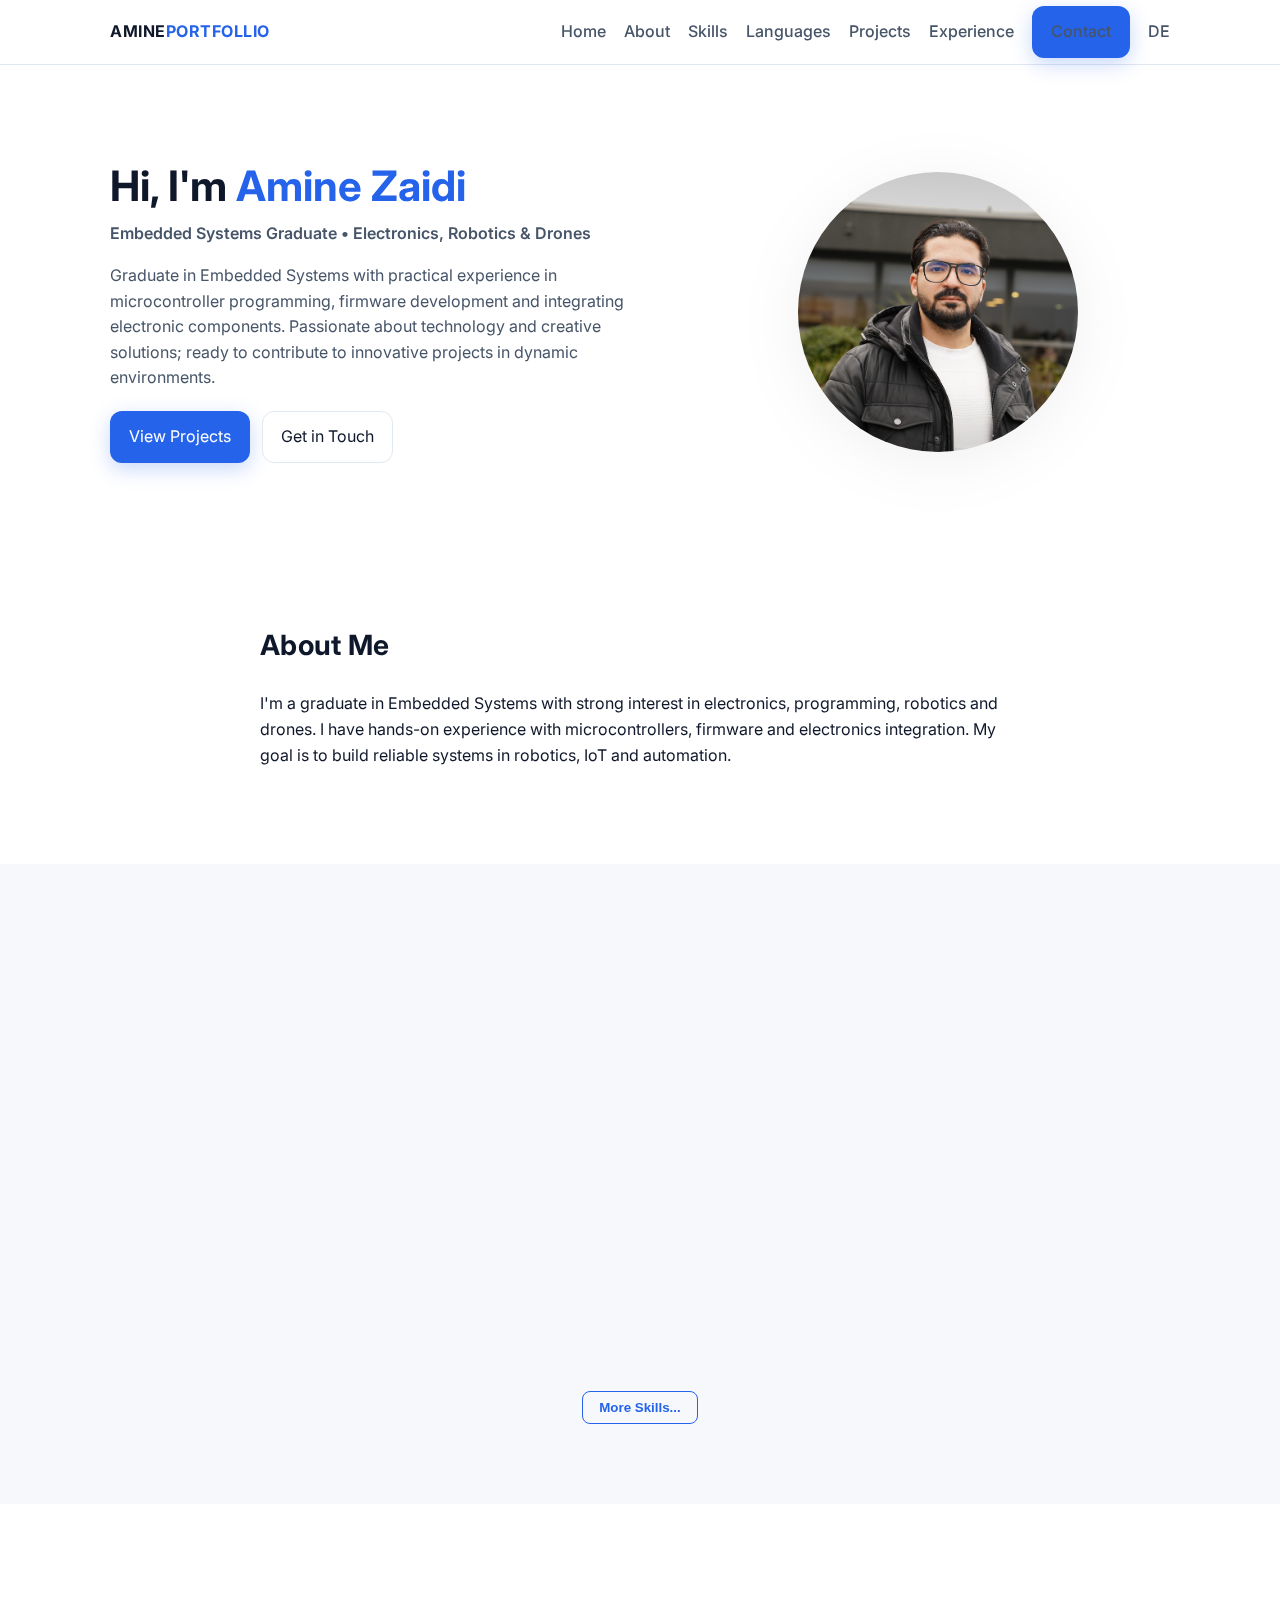
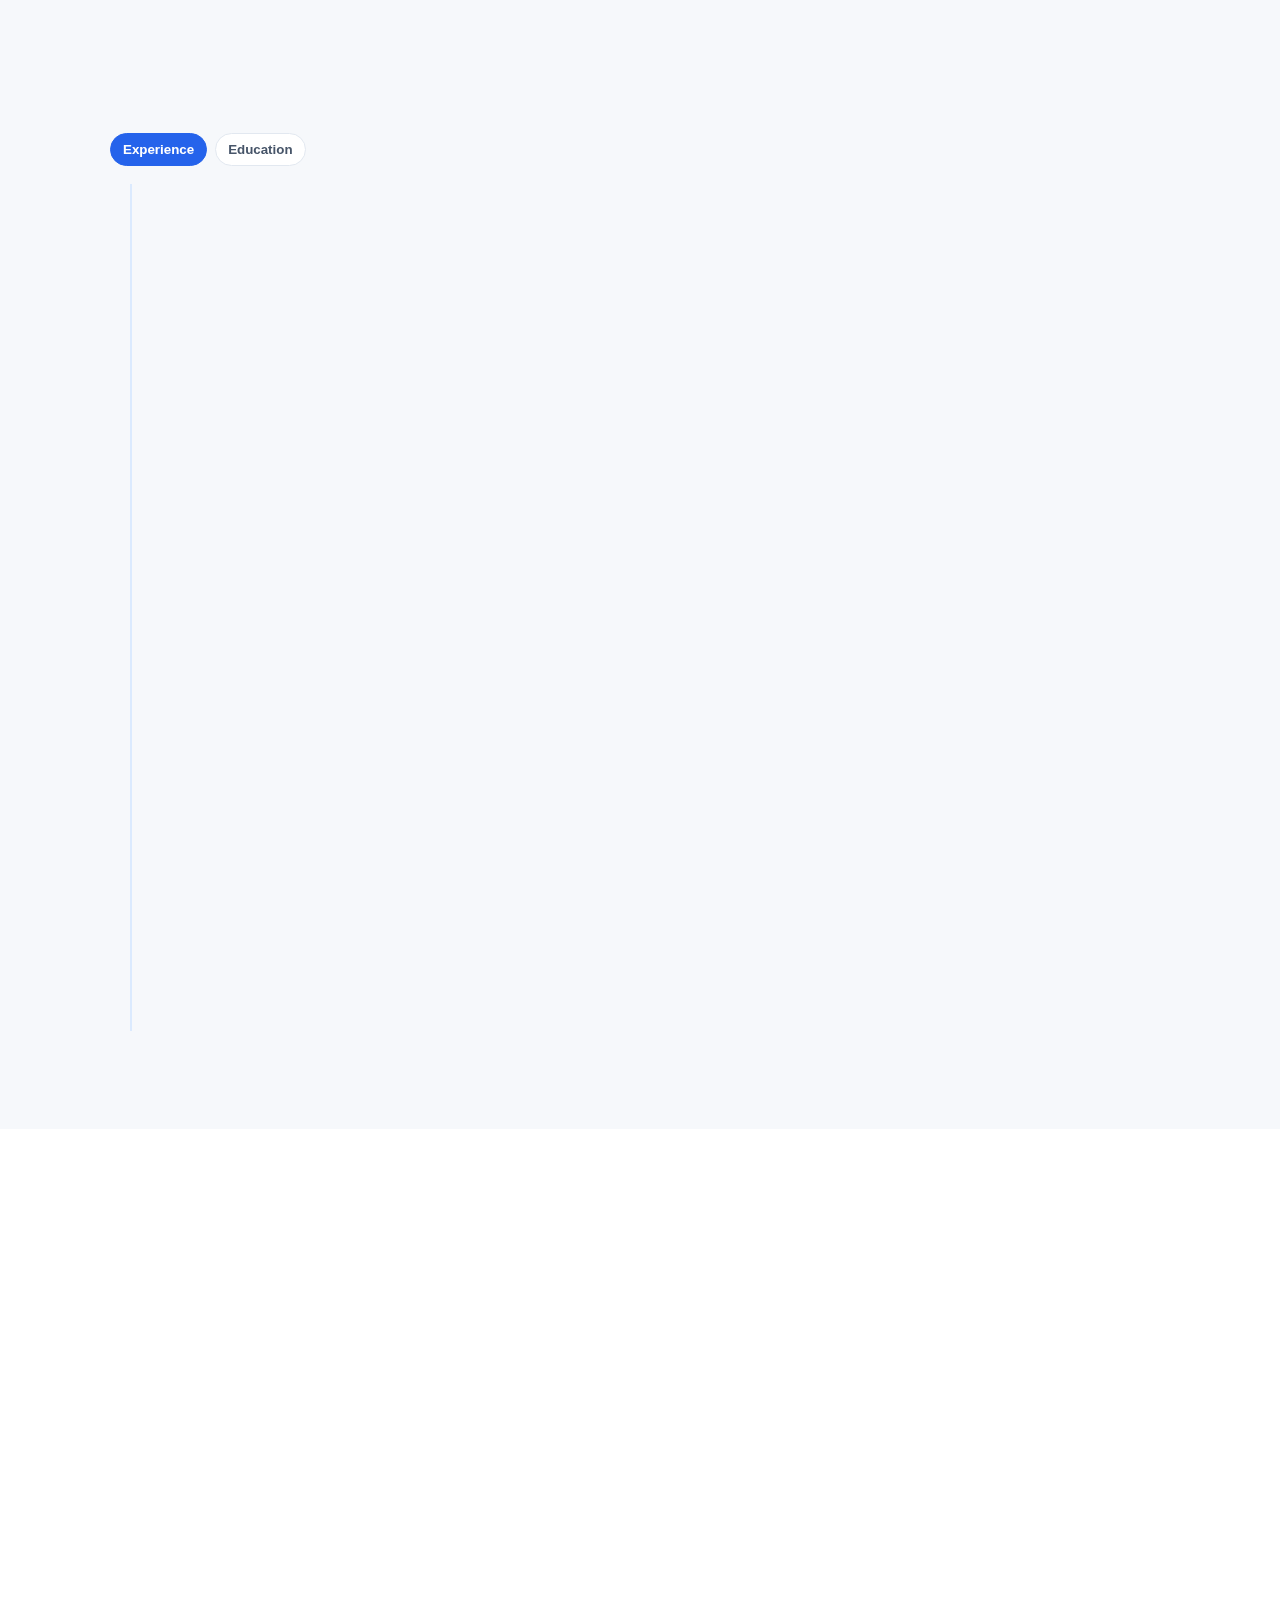
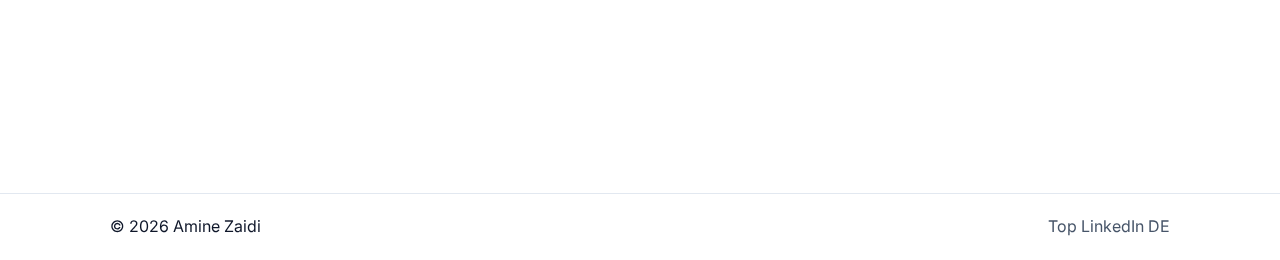
<file: index.html>
<!DOCTYPE html>
<html lang="en">
  <head>
    <meta charset="utf-8" />
    <meta name="viewport" content="width=device-width, initial-scale=1" />
    <meta name="description" content="Portfolio of an Electronics & Embedded Systems Enthusiast" />
    <title>Amine Zaidi - Electronics & Embedded Systems</title>
    <link rel="preconnect" href="https://fonts.googleapis.com" />
    <link rel="preconnect" href="https://fonts.gstatic.com" crossorigin />
    <link href="https://fonts.googleapis.com/css2?family=Inter:wght@300;400;600;700&display=swap" rel="stylesheet" />
    <link rel="stylesheet" href="styles.css" />
  </head>
  <body>
    <header class="site-header">
      <div class="container nav-container">
        <a href="#home" class="logo">AMINE<span>PORTFOLLIO</span></a>
        <nav class="nav" id="nav">
          <a href="#home">Home</a>
          <a href="#about">About</a>
          <a href="#skills">Skills</a>
          <a href="#languages">Languages</a>
          <a href="#projects">Projects</a>
          <a href="#experience">Experience</a>
          <a href="#contact" class="btn btn-small">Contact</a>
          <a href="index-de.html" aria-label="Deutsch" title="Deutsch">DE</a>
        </nav>
        <button class="nav-toggle" id="navToggle" aria-label="Toggle navigation" aria-expanded="false">
          <span></span><span></span><span></span>
        </button>
      </div>
    </header>

    <main>
      <!-- Hero -->
      <section id="home" class="section hero">
        <div class="container hero-grid">
          <div class="hero-text reveal">
            <h1 class="headline">Hi, I'm <span class="accent">Amine Zaidi</span></h1>
            <p class="tagline">Embedded Systems Graduate • Electronics, Robotics & Drones</p>
            <p class="intro">Graduate in Embedded Systems with practical experience in microcontroller programming, firmware development and integrating electronic components. Passionate about technology and creative solutions; ready to contribute to innovative projects in dynamic environments.</p>
            <div class="hero-actions">
              <a href="#projects" class="btn">View Projects</a>
              <a href="#contact" class="btn btn-ghost">Get in Touch</a>
            </div>
          </div>
          <div class="hero-media reveal">
            <img src="assets/images/pfp.jpg" alt="Profile placeholder" class="avatar" />
          </div>
        </div>
      </section>

      <!-- About -->
      <section id="about" class="section">
        <div class="container narrow">
          <h2 class="section-title reveal">About Me</h2>
          <p class="reveal">I'm a graduate in Embedded Systems with strong interest in electronics, programming, robotics and drones. I have hands-on experience with microcontrollers, firmware and electronics integration. My goal is to build reliable systems in robotics, IoT and automation.</p>
        </div>
      </section>

      <!-- Skills -->
      <section id="skills" class="section alt">
        <div class="container">
          <h2 class="section-title reveal">Skills</h2>
          <div class="skills-grid">
            <div class="skill reveal">
              <div class="skill-head"><span>Microcontrollers & Embedded Systems</span><span class="skill-val" data-value="90">90%</span></div>
              <div class="bar"><span style="--value:90%"></span></div>
            </div>
            <div class="skill reveal">
              <div class="skill-head"><span>Electronics & PCB Design</span><span class="skill-val" data-value="88">88%</span></div>
              <div class="bar"><span style="--value:88%"></span></div>
            </div>
            <div class="skill reveal">
              <div class="skill-head"><span>C/C++ & Python</span><span class="skill-val" data-value="85">85%</span></div>
              <div class="bar"><span style="--value:85%"></span></div>
            </div>
            <div class="skill reveal">
              <div class="skill-head"><span>Networking (Wi‑Fi, MQTT, CAN)</span><span class="skill-val" data-value="80">80%</span></div>
              <div class="bar"><span style="--value:80%"></span></div>
            </div>
            <div class="skill reveal">
              <div class="skill-head"><span>Robotics & Control</span><span class="skill-val" data-value="82">82%</span></div>
              <div class="bar"><span style="--value:82%"></span></div>
            </div>
            <div class="skill reveal">
              <div class="skill-head"><span>Software Tools (TIA Portal, Fusion 360, EasyEDA)</span><span class="skill-val" data-value="85">85%</span></div>
              <div class="bar"><span style="--value:85%"></span></div>
            </div>
            <div class="skill reveal">
              <div class="skill-head"><span>Web Development (HTML/CSS, PHP, WordPress)</span><span class="skill-val" data-value="80">80%</span></div>
              <div class="bar"><span style="--value:80%"></span></div>
            </div>
            <div class="skill reveal">
              <div class="skill-head"><span>Communication Protocols (Modbus, HTTP, WebSockets)</span><span class="skill-val" data-value="78">78%</span></div>
              <div class="bar"><span style="--value:78%"></span></div>
            </div>
          </div>
          <div class="skills-more">
            <button class="skills-toggle" id="skillsToggle">More Skills...</button>
            <div class="skills-extra" id="skillsExtra">
              <div class="skill reveal">
                <div class="skill-head"><span>Assembly Language</span><span class="skill-val" data-value="75">75%</span></div>
                <div class="bar"><span style="--value:75%"></span></div>
              </div>
              <div class="skill reveal">
                <div class="skill-head"><span>JavaScript & Node.js</span><span class="skill-val" data-value="80">80%</span></div>
                <div class="bar"><span style="--value:80%"></span></div>
              </div>
              <div class="skill reveal">
                <div class="skill-head"><span>Dart & Flutter</span><span class="skill-val" data-value="75">75%</span></div>
                <div class="bar"><span style="--value:75%"></span></div>
              </div>
              <div class="skill reveal">
                <div class="skill-head"><span>PHP & MySQL</span><span class="skill-val" data-value="78">78%</span></div>
                <div class="bar"><span style="--value:78%"></span></div>
              </div>
              <div class="skill reveal">
                <div class="skill-head"><span>MATLAB & Simulink</span><span class="skill-val" data-value="82">82%</span></div>
                <div class="bar"><span style="--value:82%"></span></div>
              </div>
              <div class="skill reveal">
                <div class="skill-head"><span>Blender & 3D Modeling</span><span class="skill-val" data-value="70">70%</span></div>
                <div class="bar"><span style="--value:70%"></span></div>
              </div>
            </div>
          </div>
        </div>
      </section>

      <!-- Languages -->
      <section id="languages" class="section">
        <div class="container">
          <h2 class="section-title reveal">Languages</h2>
          <div class="skills-grid">
            <div class="skill reveal">
              <div class="skill-head"><span>Arabic (Mother Language)</span><span class="skill-val" data-value="100">Native</span></div>
              <div class="bar"><span style="--value:100%"></span></div>
            </div>
            <div class="skill reveal">
              <div class="skill-head"><span>English</span><span class="skill-val" data-value="90">Professional</span></div>
              <div class="bar"><span style="--value:90%"></span></div>
            </div>
            <div class="skill reveal">
              <div class="skill-head"><span>French</span><span class="skill-val" data-value="85">Professional</span></div>
              <div class="bar"><span style="--value:85%"></span></div>
            </div>
            <div class="skill reveal">
              <div class="skill-head"><span>German</span><span class="skill-val" data-value="75">Communication/Study</span></div>
              <div class="bar"><span style="--value:75%"></span></div>
            </div>
          </div>
        </div>
      </section>

      <!-- Projects -->
      <section id="projects" class="section">
        <div class="container">
          <h2 class="section-title reveal">Projects</h2>
          <div class="projects-grid">
            <article class="card reveal" data-href="project-irrigation-en.html">
              <div class="card-media">
                <img src="assets/images/P aquagrid/1 main.jpg" alt="AQUAGRID - Remote Irrigation" style="width:100%;height:100%;object-fit:cover" />
              </div>
              <div class="card-body">
                <h3>AQUAGRID - Remote Irrigation</h3>
                <p>Smart irrigation system with GSM communication and IoT monitoring for sustainable agriculture.</p>
                <div class="tags"><span>GSM</span><span>IoT</span><span>Embedded</span></div>
              </div>
              <div class="card-footer">
                <a href="https://github.com/" target="_blank" rel="noopener" class="link">GitHub</a>
              </div>
            </article>
            <article class="card reveal" data-href="project-drone-en.html">
              <div class="card-media">
                <img src="assets/images/P pln/1 main.jpg" alt="Modular Multipurpose Drone" style="width:100%;height:100%;object-fit:cover" />
              </div>
              <div class="card-body">
                <h3>Modular Multipurpose Drone</h3>
                <p>Interchangeable 3D‑printed modules with microcontrollers for various payloads and tasks.</p>
                <div class="tags"><span>Microcontrollers</span><span>3D Printing</span></div>
              </div>
              <div class="card-footer">
                <a href="https://github.com/" target="_blank" rel="noopener" class="link">GitHub</a>
              </div>
            </article>
            <article class="card reveal" data-href="project-wifi-car-en.html">
              <div class="card-media">
                <img src="assets/images/P tnk/1 main.png" alt="Wi‑Fi Controlled Vehicle" style="width:100%;height:100%;object-fit:cover" />
              </div>
              <div class="card-body">
                <h3>Wi‑Fi Controlled Vehicle</h3>
                <p>Vehicle built from recycled materials with ESP dev board, camera and integrated circuits.</p>
                <div class="tags"><span>ESP</span><span>Wi‑Fi</span><span>Camera</span></div>
              </div>
              <div class="card-footer">
                <a href="https://github.com/" target="_blank" rel="noopener" class="link">GitHub</a>
              </div>
            </article>
            <article class="card reveal" data-href="project-exploration-robot-en.html">
              <div class="card-media">
                <img src="assets/images/P pfe/1 main.jpg" alt="Autonomous Exploration Robot" style="width:100%;height:100%;object-fit:cover" />
              </div>
              <div class="card-body">
                <h3>Autonomous Exploration Robot</h3>
                <p>Final study project: Self-driven robot with obstacle avoidance, object manipulation, and remote control capabilities.</p>
                <div class="tags"><span>Raspberry Pi</span><span>Python</span><span>Robotics</span></div>
              </div>
              <div class="card-footer">
                <a href="https://github.com/" target="_blank" rel="noopener" class="link">GitHub</a>
              </div>
            </article>
          </div>
        </div>
      </section>

      <!-- Experience / Education -->
      <section id="experience" class="section alt">
        <div class="container">
          <h2 class="section-title reveal">Experience & Education</h2>
          <div class="tabs">
            <button class="tab-btn" data-tab="exp" aria-pressed="true">Experience</button>
            <button class="tab-btn" data-tab="edu" aria-pressed="false">Education</button>
          </div>
          <div class="tab-panel active" id="panel-exp">
            <div class="timeline">
              <div class="t-item reveal">
                <div class="t-marker"></div>
                <div class="t-card">
                  <div class="t-header"><h3>CTO — AQUAGRID (Startup)</h3><span class="t-meta">May 2025 – Present</span></div>
                  <p>Leading technology development for smart irrigation systems with IoT monitoring and AI Integration.</p>
                </div>
              </div>
              <div class="t-item reveal">
                <div class="t-marker"></div>
                <div class="t-card">
                  <div class="t-header"><h3>Freelancer — COUTOZON</h3><span class="t-meta">Sep 2023 – Present</span></div>
                  <p>Built a multi‑vendor e‑commerce website (<a href="https://Coutozon.fr" target="_blank" rel="noopener" class="link">Coutozon.fr</a>) with group‑purchase and auction features.</p>
                </div>
              </div>
              <div class="t-item reveal">
                <div class="t-marker"></div>
                <div class="t-card">
                  <div class="t-header"><h3>Internship — GTEL Development</h3><span class="t-meta">Apr 2023 – Jun 2023</span></div>
                  <p>Energy management systems for industrial energy monitoring.</p>
                </div>
              </div>
              <div class="t-item reveal">
                <div class="t-marker"></div>
                <div class="t-card">
                  <div class="t-header"><h3>Internship — AFROPIC</h3><span class="t-meta">Apr 2022 – Sep 2022</span></div>
                  <p>Industrial automation projects (official representative of Sidel in Morocco).</p>
                </div>
              </div>
              <div class="t-item reveal">
                <div class="t-marker"></div>
                <div class="t-card">
                  <div class="t-header"><h3>Internship — YAZAKI</h3><span class="t-meta">May 2021 – Jun 2021</span></div>
                  <p>Developed a call‑to‑intervene notification system to reduce downtime.</p>
                </div>
              </div>
            </div>
          </div>
          <div class="tab-panel" id="panel-edu">
            <div class="timeline">
              <div class="t-item reveal">
                <div class="t-marker"></div>
                <div class="t-card">
                  <div class="t-header"><h3>RPTU Kaiserslautern — Intensive DSH Prep</h3><span class="t-meta">Oct 2024 – Feb 2025</span></div>
                  <p>German language intensive course preparing for the DSH exam.</p>
                </div>
              </div>
              <div class="t-item reveal">
                <div class="t-marker"></div>
                <div class="t-card">
                  <div class="t-header"><h3>Electronics for Embedded Systems (Bachelor)</h3><span class="t-meta">Sep 2022 – Jun 2023</span></div>
                  <p>Hochschule für Technologie, Meknes, Morocco.</p>
                </div>
              </div>
              <div class="t-item reveal">
                <div class="t-marker"></div>
                <div class="t-card">
                  <div class="t-header"><h3>Embedded Systems studies (DUT)</h3><span class="t-meta">Sep 2019 – Mar 2021</span></div>
                  <p>Hochschule für Technologie, Fes, Morocco.</p>
                </div>
              </div>
            </div>
          </div>
        </div>
      </section>

      <!-- Contact -->
      <section id="contact" class="section">
        <div class="container narrow">
          <h2 class="section-title reveal">Contact</h2>
          <form class="contact-form reveal" id="contactForm" novalidate>
            <div class="form-row">
              <div class="form-field">
                <label for="name">Name</label>
                <input type="text" id="name" name="name" placeholder="Your name" required />
              </div>
              <div class="form-field">
                <label for="email">Email</label>
                <input type="email" id="email" name="email" placeholder="you@example.com" required />
              </div>
            </div>
            <div class="form-field">
              <label for="message">Message</label>
              <textarea id="message" name="message" rows="5" placeholder="How can I help?" required></textarea>
            </div>
            <button type="submit" class="btn">Send Message</button>
            <p id="formStatus" class="form-status" role="status" aria-live="polite"></p>
          </form>

          <div class="socials reveal">
            <a href="mailto:aminezaidietudes@gmail.com" class="social">Email</a>
            <a href="tel:+4915217536495" class="social">Phone</a>
            <a href="https://www.linkedin.com/in/amine-zaidi-a5751120a" target="_blank" rel="noopener" class="social">LinkedIn</a>
          </div>
        </div>
      </section>
    </main>

    <footer class="footer">
      <div class="container footer-grid">
        <span>© <span id="year"></span> Amine Zaidi</span>
        <div class="footer-links">
          <a href="#home">Top</a>
          <a href="https://www.linkedin.com/in/amine-zaidi-a5751120a" target="_blank" rel="noopener">LinkedIn</a>
          <a href="index-de.html">DE</a>
        </div>
      </div>
    </footer>

    <script src="script.js"></script>
  </body>
  </html>
</file>
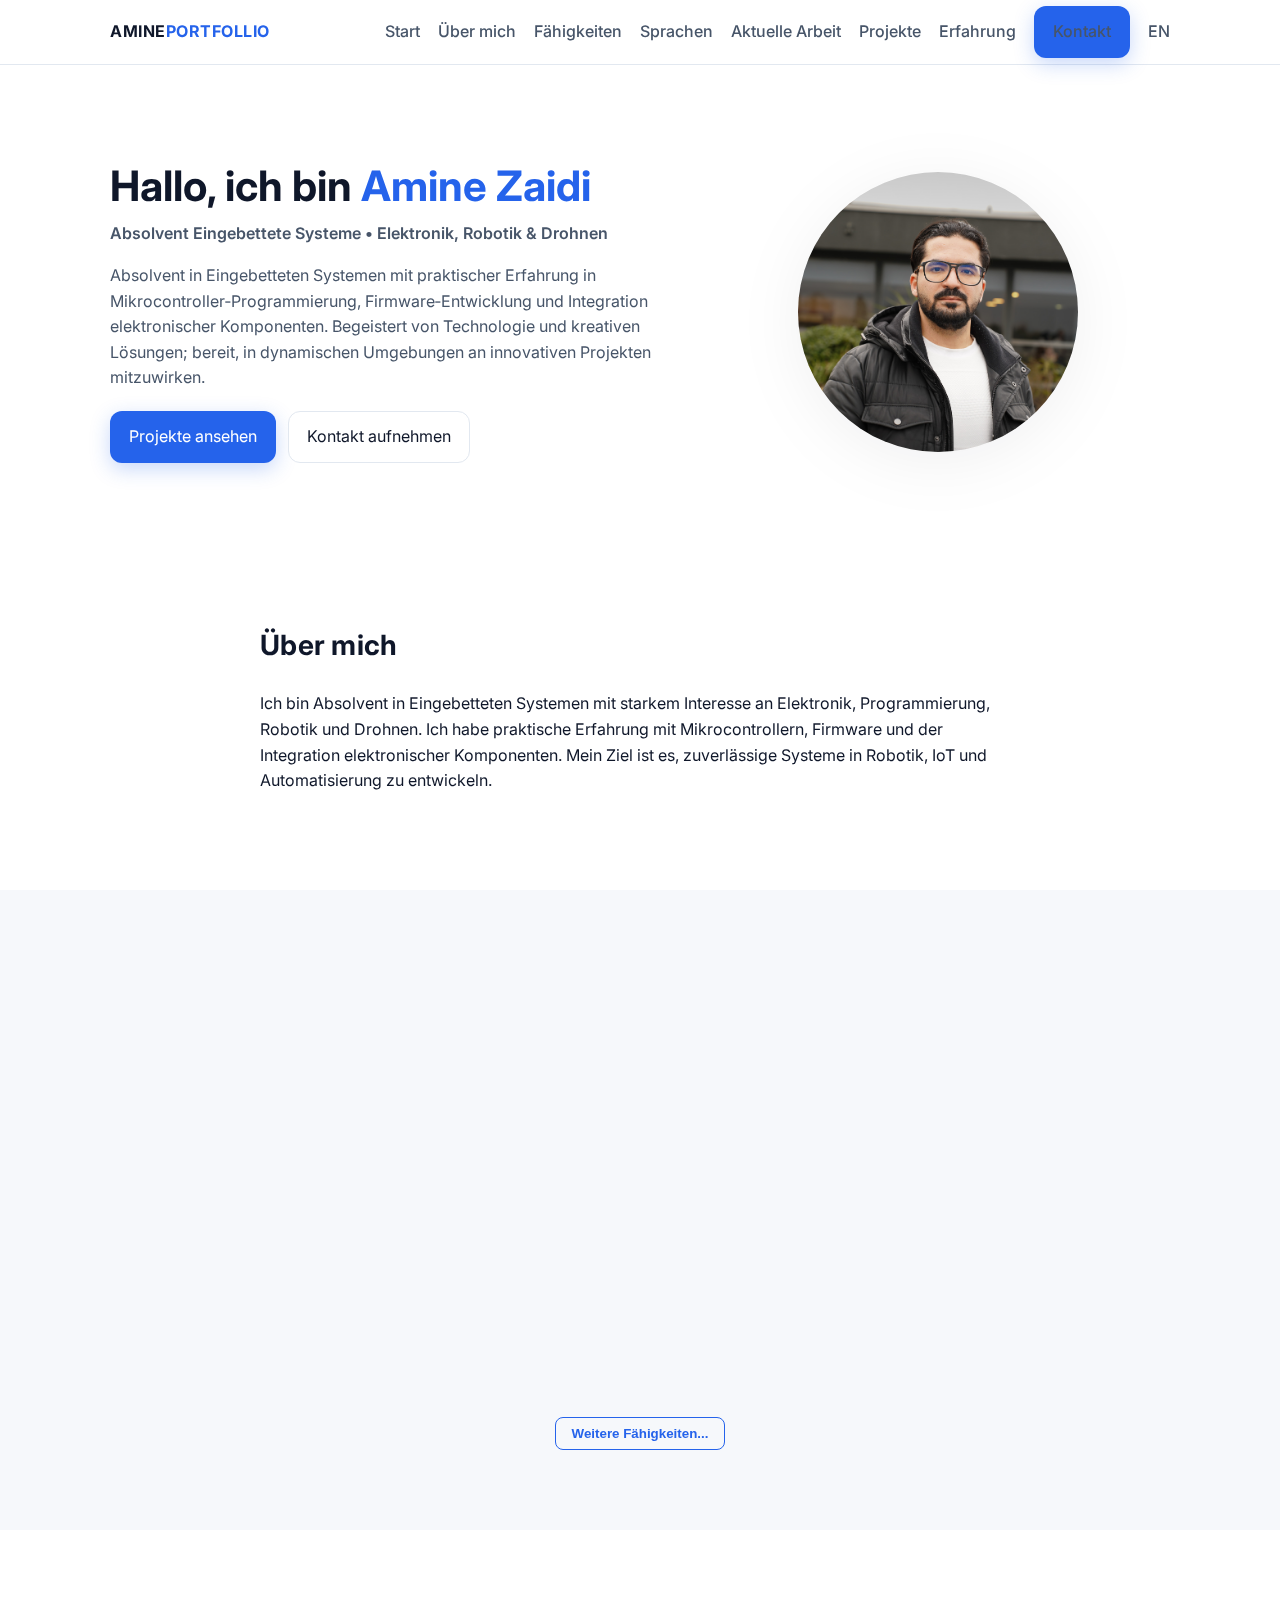
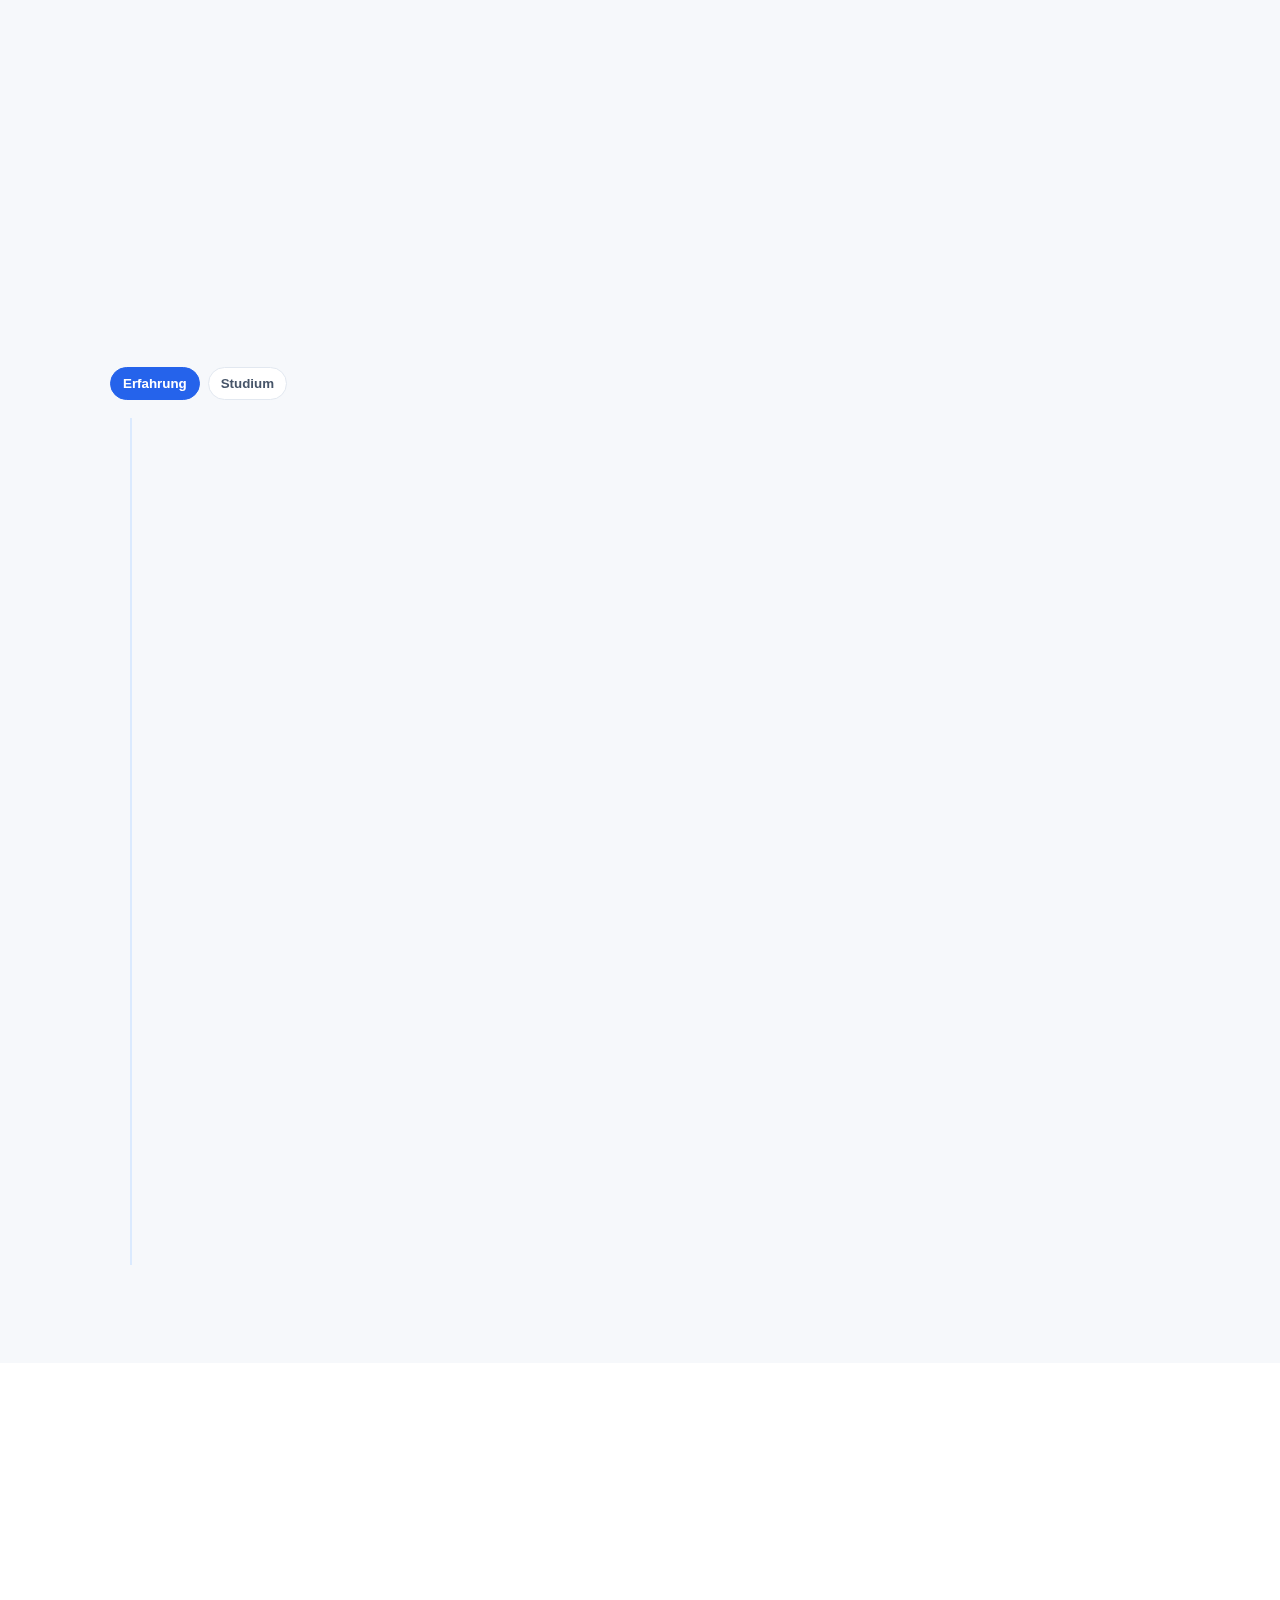
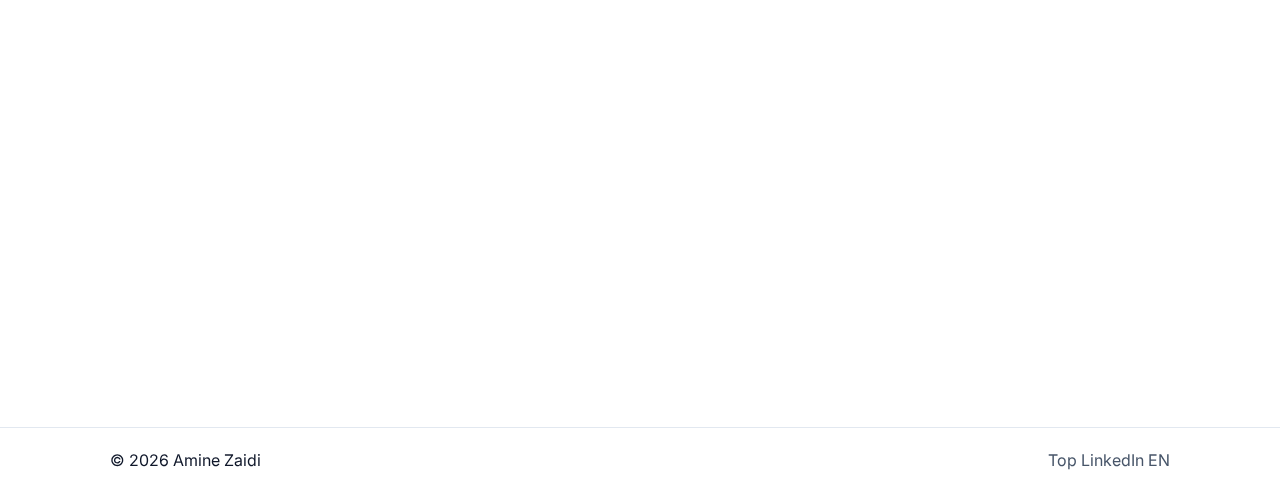
<file: index-de.html>
<!DOCTYPE html>
<html lang="de">
  <head>
    <meta charset="utf-8" />
    <meta name="viewport" content="width=device-width, initial-scale=1" />
    <meta name="description" content="Portfolio von Amine Zaidi – Eingebettete Systeme" />
    <title>Portfolio – Amine Zaidi (DE)</title>
    <link rel="preconnect" href="https://fonts.googleapis.com" />
    <link rel="preconnect" href="https://fonts.gstatic.com" crossorigin />
    <link href="https://fonts.googleapis.com/css2?family=Inter:wght@300;400;600;700&display=swap" rel="stylesheet" />
    <link rel="stylesheet" href="styles.css" />
  </head>
  <body>
    <header class="site-header">
      <div class="container nav-container">
        <a href="#home" class="logo">AMINE<span>PORTFOLLIO</span></a>
        <nav class="nav" id="nav">
          <a href="#home">Start</a>
          <a href="#about">Über mich</a>
          <a href="#skills">Fähigkeiten</a>
          <a href="#languages">Sprachen</a>
          <a href="#current-projects">Aktuelle Arbeit</a>
          <a href="#projects">Projekte</a>
          <a href="#experience">Erfahrung</a>
          <a href="#contact" class="btn btn-small">Kontakt</a>
          <a href="index.html" aria-label="English" title="English">EN</a>
        </nav>
        <button class="nav-toggle" id="navToggle" aria-label="Navigation umschalten" aria-expanded="false">
          <span></span><span></span><span></span>
        </button>
      </div>
    </header>

    <main>
      <!-- Hero -->
      <section id="home" class="section hero">
        <div class="container hero-grid">
          <div class="hero-text reveal">
            <h1 class="headline">Hallo, ich bin <span class="accent">Amine Zaidi</span></h1>
            <p class="tagline">Absolvent Eingebettete Systeme • Elektronik, Robotik & Drohnen</p>
            <p class="intro">Absolvent in Eingebetteten Systemen mit praktischer Erfahrung in Mikrocontroller‑Programmierung, Firmware‑Entwicklung und Integration elektronischer Komponenten. Begeistert von Technologie und kreativen Lösungen; bereit, in dynamischen Umgebungen an innovativen Projekten mitzuwirken.</p>
            <div class="hero-actions">
              <a href="#projects" class="btn">Projekte ansehen</a>
              <a href="#contact" class="btn btn-ghost">Kontakt aufnehmen</a>
            </div>
          </div>
          <div class="hero-media reveal">
            <img src="assets/images/pfp.jpg" alt="Profilbild" class="avatar" />
          </div>
        </div>
      </section>

      <!-- Über mich -->
      <section id="about" class="section">
        <div class="container narrow">
          <h2 class="section-title reveal">Über mich</h2>
          <p class="reveal">Ich bin Absolvent in Eingebetteten Systemen mit starkem Interesse an Elektronik, Programmierung, Robotik und Drohnen. Ich habe praktische Erfahrung mit Mikrocontrollern, Firmware und der Integration elektronischer Komponenten. Mein Ziel ist es, zuverlässige Systeme in Robotik, IoT und Automatisierung zu entwickeln.</p>
        </div>
      </section>

      <!-- Fähigkeiten -->
      <section id="skills" class="section alt">
        <div class="container">
          <h2 class="section-title reveal">Fähigkeiten</h2>
          <div class="skills-grid">
            <div class="skill reveal">
              <div class="skill-head"><span>Mikrocontroller & Eingebettete Systeme</span><span class="skill-val" data-value="90">90%</span></div>
              <div class="bar"><span style="--value:90%"></span></div>
            </div>
            <div class="skill reveal">
              <div class="skill-head"><span>Elektronik & PCB‑Design</span><span class="skill-val" data-value="88">88%</span></div>
              <div class="bar"><span style="--value:88%"></span></div>
            </div>
            <div class="skill reveal">
              <div class="skill-head"><span>C/C++ & Python</span><span class="skill-val" data-value="85">85%</span></div>
              <div class="bar"><span style="--value:85%"></span></div>
            </div>
            <div class="skill reveal">
              <div class="skill-head"><span>Netzwerke (Wi‑Fi, MQTT, CAN)</span><span class="skill-val" data-value="80">80%</span></div>
              <div class="bar"><span style="--value:80%"></span></div>
            </div>
            <div class="skill reveal">
              <div class="skill-head"><span>Robotik & Regelung</span><span class="skill-val" data-value="82">82%</span></div>
              <div class="bar"><span style="--value:82%"></span></div>
            </div>
            <div class="skill reveal">
              <div class="skill-head"><span>Software‑Tools (TIA Portal, Fusion 360, EasyEDA)</span><span class="skill-val" data-value="85">85%</span></div>
              <div class="bar"><span style="--value:85%"></span></div>
            </div>
            <div class="skill reveal">
              <div class="skill-head"><span>Webentwicklung (HTML/CSS, PHP, WordPress)</span><span class="skill-val" data-value="80">80%</span></div>
              <div class="bar"><span style="--value:80%"></span></div>
            </div>
            <div class="skill reveal">
              <div class="skill-head"><span>Kommunikationsprotokolle (Modbus, HTTP, WebSockets)</span><span class="skill-val" data-value="78">78%</span></div>
              <div class="bar"><span style="--value:78%"></span></div>
            </div>
          </div>
          <div class="skills-more">
            <button class="skills-toggle" id="skillsToggle">Weitere Fähigkeiten...</button>
            <div class="skills-extra" id="skillsExtra">
              <div class="skill reveal">
                <div class="skill-head"><span>Assembler</span><span class="skill-val" data-value="75">75%</span></div>
                <div class="bar"><span style="--value:75%"></span></div>
              </div>
              <div class="skill reveal">
                <div class="skill-head"><span>JavaScript & Node.js</span><span class="skill-val" data-value="80">80%</span></div>
                <div class="bar"><span style="--value:80%"></span></div>
              </div>
              <div class="skill reveal">
                <div class="skill-head"><span>Dart & Flutter</span><span class="skill-val" data-value="75">75%</span></div>
                <div class="bar"><span style="--value:75%"></span></div>
              </div>
              <div class="skill reveal">
                <div class="skill-head"><span>PHP & MySQL</span><span class="skill-val" data-value="78">78%</span></div>
                <div class="bar"><span style="--value:78%"></span></div>
              </div>
              <div class="skill reveal">
                <div class="skill-head"><span>MATLAB & Simulink</span><span class="skill-val" data-value="82">82%</span></div>
                <div class="bar"><span style="--value:82%"></span></div>
              </div>
              <div class="skill reveal">
                <div class="skill-head"><span>Blender & 3D‑Modellierung</span><span class="skill-val" data-value="70">70%</span></div>
                <div class="bar"><span style="--value:70%"></span></div>
              </div>
            </div>
          </div>
        </div>
      </section>

      <!-- Sprachen -->
      <section id="languages" class="section">
        <div class="container">
          <h2 class="section-title reveal">Sprachen</h2>
          <div class="skills-grid">
            <div class="skill reveal">
              <div class="skill-head"><span>Arabisch (Muttersprache)</span><span class="skill-val" data-value="100">Muttersprache</span></div>
              <div class="bar"><span style="--value:100%"></span></div>
            </div>
            <div class="skill reveal">
              <div class="skill-head"><span>Englisch</span><span class="skill-val" data-value="90">Professionell</span></div>
              <div class="bar"><span style="--value:90%"></span></div>
            </div>
            <div class="skill reveal">
              <div class="skill-head"><span>Französisch</span><span class="skill-val" data-value="85">Professionell</span></div>
              <div class="bar"><span style="--value:85%"></span></div>
            </div>
            <div class="skill reveal">
              <div class="skill-head"><span>Deutsch</span><span class="skill-val" data-value="75">Kommunikation/Studium</span></div>
              <div class="bar"><span style="--value:75%"></span></div>
            </div>
          </div>
        </div>
      </section>

      <!-- Woran ich arbeite -->
      <section id="current-projects" class="section">
        <div class="container">
          <h2 class="section-title reveal">Woran ich arbeite</h2>
          <div class="projects-grid">
            <article class="card reveal" data-href="project-irrigation-de.html">
              <div class="card-media">
                <img src="assets/images/P aquagrid/1 main.jpg" alt="AQUAGRID - Fernbewässerung" style="width:100%;height:100%;object-fit:cover" />
              </div>
              <div class="card-body">
                <h3>AQUAGRID - Fernbewässerung</h3>
                <p>Intelligentes Bewässerungssystem mit GSM‑Kommunikation und IoT‑Überwachung für nachhaltige Landwirtschaft.</p>
                <div class="tags"><span>GSM</span><span>IoT</span><span>Embedded</span></div>
              </div>
              <div class="card-footer">
                <a href="project-irrigation-de.html" class="link">Mehr Details</a>
              </div>
            </article>
          </div>
        </div>
      </section>

      <!-- Projekte -->
      <section id="projects" class="section alt">
        <div class="container">
          <h2 class="section-title reveal">Projekte</h2>
          <div class="projects-grid">
            <article class="card reveal" data-href="project-drone-de.html">
              <div class="card-media">
                <img src="assets/images/P pln/1 main.jpg" alt="Modulare Mehrzweckdrohne" style="width:100%;height:100%;object-fit:cover" />
              </div>
              <div class="card-body">
                <h3>Modulare Mehrzweckdrohne</h3>
                <p>Austauschbare 3D‑gedruckte Module mit Mikrocontrollern für verschiedene Nutzlasten und Aufgaben.</p>
                <div class="tags"><span>Mikrocontroller</span><span>3D‑Druck</span></div>
              </div>
              <div class="card-footer">
                <a href="project-drone-de.html" class="link">Mehr Details</a>
              </div>
            </article>
            <article class="card reveal" data-href="project-wifi-car-de.html">
              <div class="card-media">
                <img src="assets/images/P tnk/1 main.png" alt="WLAN‑gesteuertes Fahrzeug" style="width:100%;height:100%;object-fit:cover" />
              </div>
              <div class="card-body">
                <h3>WLAN‑gesteuertes Fahrzeug</h3>
                <p>Aus recycelten Materialien gebautes Fahrzeug mit ESP‑Entwicklungsboard, Kamera und integrierten Schaltkreisen.</p>
                <div class="tags"><span>ESP</span><span>WLAN</span><span>Kamera</span></div>
              </div>
              <div class="card-footer">
                <a href="project-wifi-car-de.html" class="link">Mehr Details</a>
              </div>
            </article>
            <article class="card reveal" data-href="project-exploration-robot-de.html">
              <div class="card-media">
                <img src="assets/images/P pfe/1 main.jpg" alt="Autonomer Erkundungsroboter" style="width:100%;height:100%;object-fit:cover" />
              </div>
              <div class="card-body">
                <h3>Autonomer Erkundungsroboter</h3>
                <p>Abschlussprojekt: Selbstfahrender Roboter mit Hindernisvermeidung, Objektmanipulation und Fernsteuerung.</p>
                <div class="tags"><span>Raspberry Pi</span><span>Python</span><span>Robotik</span></div>
              </div>
              <div class="card-footer">
                <a href="project-exploration-robot-de.html" class="link">Mehr Details</a>
              </div>
            </article>
          </div>
        </div>
      </section>

      <!-- Erfahrung & Studium -->
      <section id="experience" class="section alt">
        <div class="container">
          <h2 class="section-title reveal">Erfahrung & Studium</h2>
          <div class="tabs">
            <button class="tab-btn" data-tab="exp" aria-pressed="true">Erfahrung</button>
            <button class="tab-btn" data-tab="edu" aria-pressed="false">Studium</button>
          </div>
          <div class="tab-panel active" id="panel-exp">
            <div class="timeline">
              <div class="t-item reveal">
                <div class="t-marker"></div>
                <div class="t-card">
                  <div class="t-header"><h3>CTO — AQUAGRID (Startup)</h3><span class="t-meta">Mai 2025 – Jetzt</span></div>
                  <p>Leitung der Technologieentwicklung für intelligente Bewässerungssysteme mit IoT‑Überwachung und KI‑Unterstützung.</p>
                </div>
              </div>
              <div class="t-item reveal">
                <div class="t-marker"></div>
                <div class="t-card">
                  <div class="t-header"><h3>Freiberufler — COUTOZON</h3><span class="t-meta">Sep 2023 – Jetzt</span></div>
                  <p>Aufbau einer Multi‑Vendor E‑Commerce‑Website (<a href="https://Coutozon.fr" target="_blank" rel="noopener" class="link">Coutozon.fr</a>) mit Gruppenkauf‑ und Auktionsfunktionen.</p>
                </div>
              </div>
              <div class="t-item reveal">
                <div class="t-marker"></div>
                <div class="t-card">
                  <div class="t-header"><h3>Praktikum — GTEL Development</h3><span class="t-meta">Apr 2023 – Jun 2023</span></div>
                  <p>Energiemanagementsysteme zur industriellen Energieüberwachung.</p>
                </div>
              </div>
              <div class="t-item reveal">
                <div class="t-marker"></div>
                <div class="t-card">
                  <div class="t-header"><h3>Praktikum — AFROPIC</h3><span class="t-meta">Apr 2022 – Sep 2022</span></div>
                  <p>Automatisierungsprojekte im industriellen Bereich (offizieller Vertreter von Sidel in Marokko).</p>
                </div>
              </div>
              <div class="t-item reveal">
                <div class="t-marker"></div>
                <div class="t-card">
                  <div class="t-header"><h3>Praktikum — YAZAKI</h3><span class="t-meta">Mai 2021 – Jun 2021</span></div>
                  <p>Entwicklung eines Benachrichtigungssystems (Anruf zum Eingreifen) zur Reduzierung von Stillstandzeiten.</p>
                </div>
              </div>
            </div>
          </div>
          <div class="tab-panel" id="panel-edu">
            <div class="timeline">
              <div class="t-item reveal">
                <div class="t-marker"></div>
                <div class="t-card">
                  <div class="t-header"><h3>RPTU Kaiserslautern — Intensivkurs DSH</h3><span class="t-meta">Okt 2024 – Feb 2025</span></div>
                  <p>Deutsch‑Intensivkurs zur Vorbereitung auf die DSH‑Prüfung.</p>
                </div>
              </div>
              <div class="t-item reveal">
                <div class="t-marker"></div>
                <div class="t-card">
                  <div class="t-header"><h3>Elektronik für eingebettete Systeme (Bachelor)</h3><span class="t-meta">Sep 2022 – Jun 2023</span></div>
                  <p>Hochschule für Technologie, Meknes, Marokko.</p>
                </div>
              </div>
              <div class="t-item reveal">
                <div class="t-marker"></div>
                <div class="t-card">
                  <div class="t-header"><h3>Studium eingebettete Systeme (DUT)</h3><span class="t-meta">Sep 2019 – Mär 2021</span></div>
                  <p>Hochschule für Technologie, Fes, Marokko.</p>
                </div>
              </div>
            </div>
          </div>
        </div>
      </section>

      <!-- Kontakt -->
      <section id="contact" class="section">
        <div class="container narrow">
          <h2 class="section-title reveal">Kontakt</h2>
          <form class="contact-form reveal" id="contactForm" novalidate>
            <div class="form-row">
              <div class="form-field">
                <label for="name">Name</label>
                <input type="text" id="name" name="name" placeholder="Ihr Name" required />
              </div>
              <div class="form-field">
                <label for="email">E‑Mail</label>
                <input type="email" id="email" name="email" placeholder="sie@example.com" required />
              </div>
            </div>
            <div class="form-field">
              <label for="message">Nachricht</label>
              <textarea id="message" name="message" rows="5" placeholder="Wie kann ich helfen?" required></textarea>
            </div>
            <button type="submit" class="btn">Nachricht senden</button>
            <p id="formStatus" class="form-status" role="status" aria-live="polite"></p>
          </form>

          <div class="socials reveal">
            <a href="mailto:aminezaidietudes@gmail.com" class="social">E‑Mail</a>
            <a href="tel:+4915217536495" class="social">Telefon</a>
            <a href="https://www.linkedin.com/in/amine-zaidi-a5751120a" target="_blank" rel="noopener" class="social">LinkedIn</a>
          </div>
        </div>
      </section>
    </main>

    <footer class="footer">
      <div class="container footer-grid">
        <span>© <span id="year"></span> Amine Zaidi</span>
        <div class="footer-links">
          <a href="#home">Top</a>
          <a href="https://www.linkedin.com/in/amine-zaidi-a5751120a" target="_blank" rel="noopener">LinkedIn</a>
          <a href="index.html">EN</a>
        </div>
      </div>
    </footer>

    <script src="script.js"></script>
  </body>
  </html>
</file>
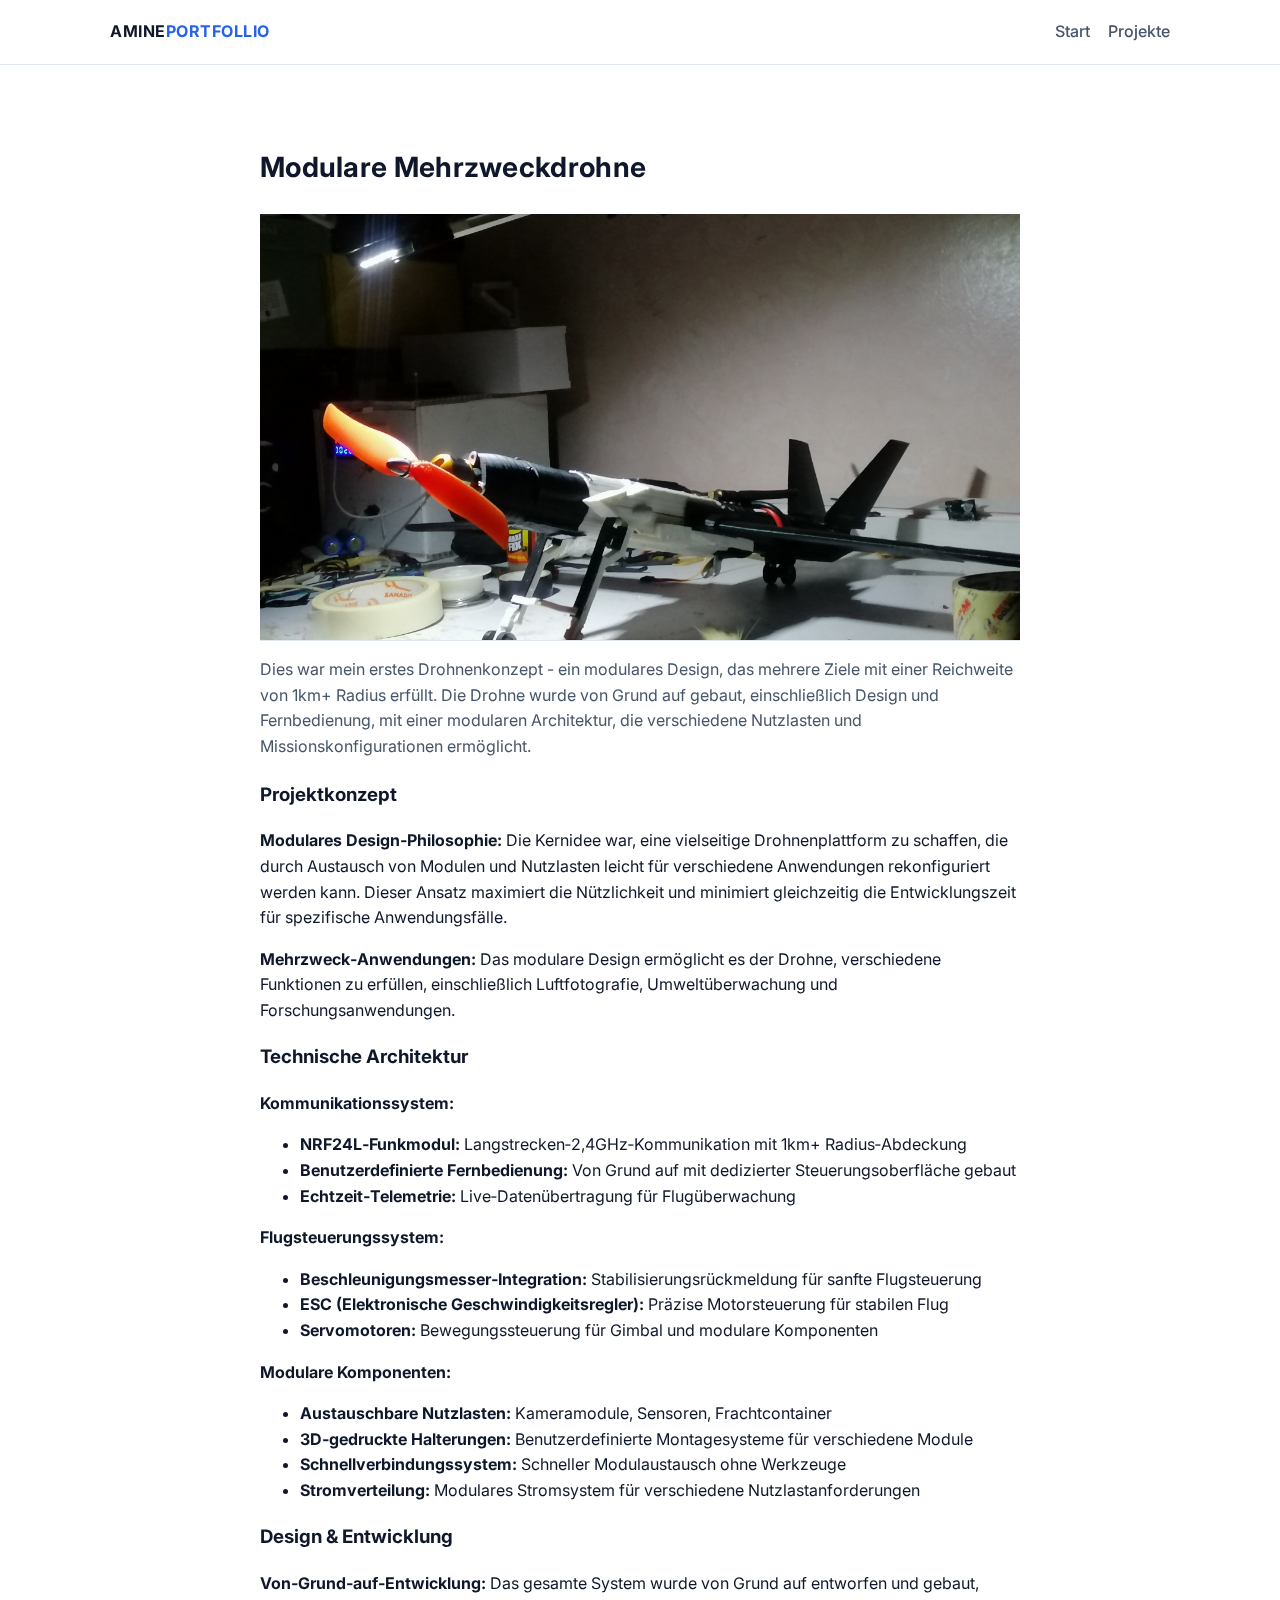
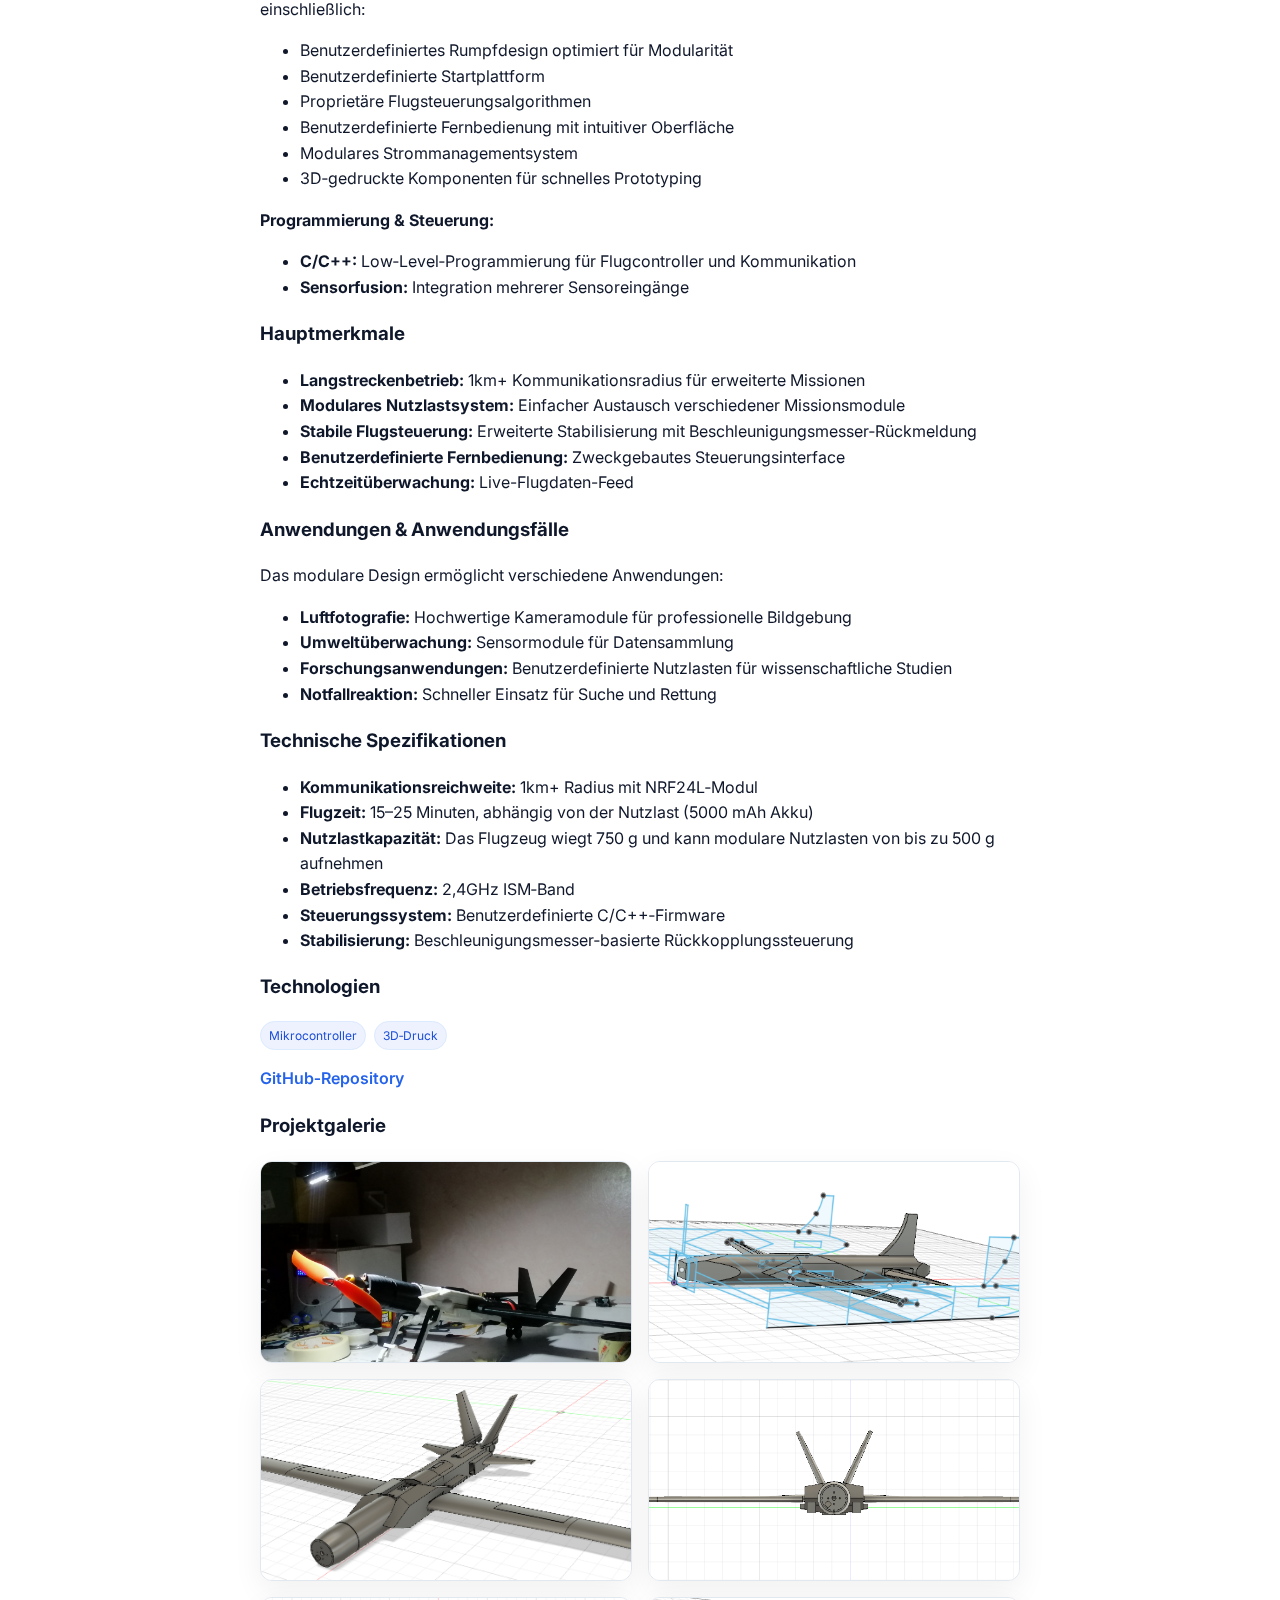
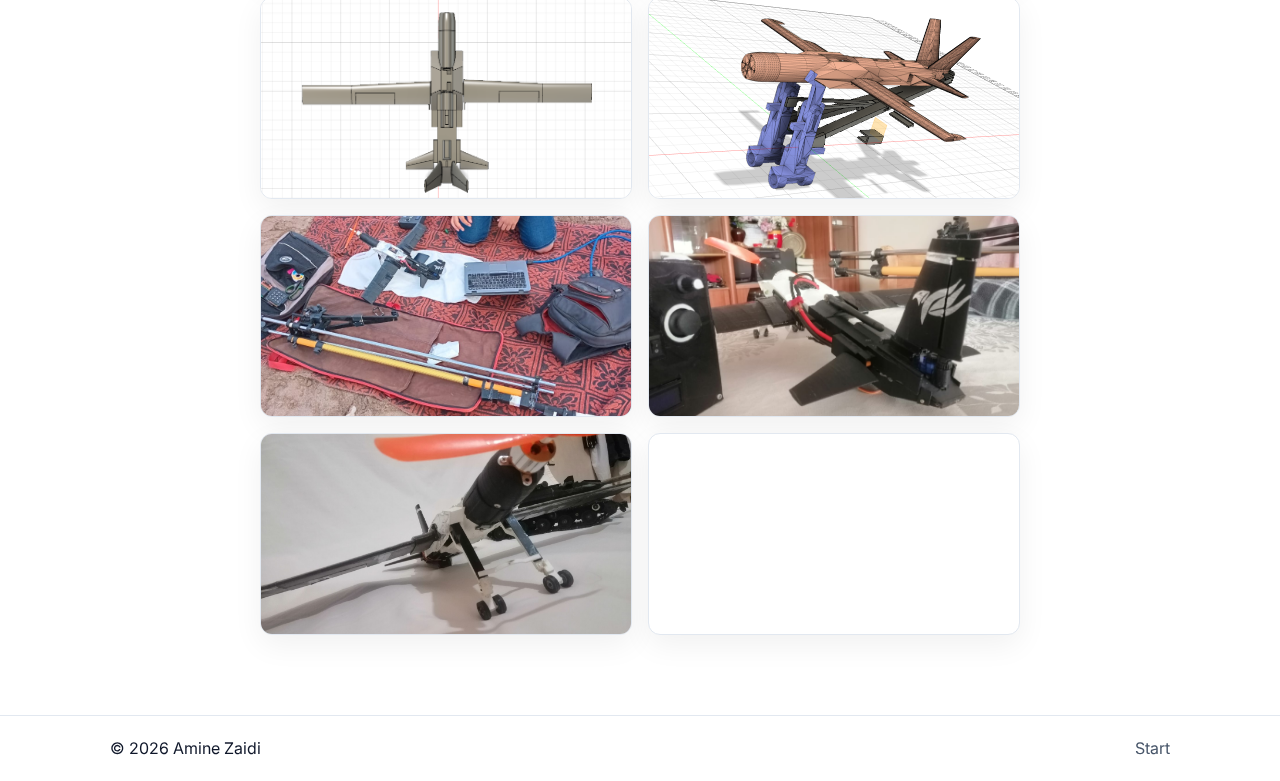
<file: project-drone-de.html>
<!DOCTYPE html>
<html lang="de">
  <head>
    <meta charset="utf-8" />
    <meta name="viewport" content="width=device-width, initial-scale=1" />
    <title>Projekt: Modulare Mehrzweckdrohne (DE)</title>
    <link rel="preconnect" href="https://fonts.googleapis.com" />
    <link rel="preconnect" href="https://fonts.gstatic.com" crossorigin />
    <link href="https://fonts.googleapis.com/css2?family=Inter:wght@300;400;600;700&display=swap" rel="stylesheet" />
    <link rel="stylesheet" href="styles.css" />
  </head>
  <body>
    <header class="site-header">
      <div class="container nav-container">
        <a href="index-de.html#projects" class="logo">AMINE<span>PORTFOLLIO</span></a>
        <nav class="nav" id="nav">
          <a href="index-de.html">Start</a>
          <a href="index-de.html#projects">Projekte</a>
        </nav>
        <button class="nav-toggle" id="navToggle" aria-label="Navigation umschalten" aria-expanded="false">
          <span></span><span></span><span></span>
        </button>
      </div>
    </header>
    <main>
      <section class="section">
        <div class="container narrow">
          <h1 class="section-title">Modulare Mehrzweckdrohne</h1>
          <div class="card-media" style="margin-bottom:14px">
            <img src="assets/images/P pln/1 main.jpg" alt="Modulare Mehrzweckdrohne" style="width:100%;height:100%;object-fit:cover" />
          </div>
          <p class="intro">Dies war mein erstes Drohnenkonzept - ein modulares Design, das mehrere Ziele mit einer Reichweite von 1km+ Radius erfüllt. Die Drohne wurde von Grund auf gebaut, einschließlich Design und Fernbedienung, mit einer modularen Architektur, die verschiedene Nutzlasten und Missionskonfigurationen ermöglicht.</p>
          
          <h3>Projektkonzept</h3>
          <p><strong>Modulares Design‑Philosophie:</strong> Die Kernidee war, eine vielseitige Drohnenplattform zu schaffen, die durch Austausch von Modulen und Nutzlasten leicht für verschiedene Anwendungen rekonfiguriert werden kann. Dieser Ansatz maximiert die Nützlichkeit und minimiert gleichzeitig die Entwicklungszeit für spezifische Anwendungsfälle.</p>
          
          <p><strong>Mehrzweck‑Anwendungen:</strong> Das modulare Design ermöglicht es der Drohne, verschiedene Funktionen zu erfüllen, einschließlich Luftfotografie, Umweltüberwachung und Forschungsanwendungen.</p>
          
          <h3>Technische Architektur</h3>
          <p><strong>Kommunikationssystem:</strong></p>
          <ul>
            <li><strong>NRF24L‑Funkmodul:</strong> Langstrecken‑2,4GHz‑Kommunikation mit 1km+ Radius‑Abdeckung</li>
            <li><strong>Benutzerdefinierte Fernbedienung:</strong> Von Grund auf mit dedizierter Steuerungsoberfläche gebaut</li>
            <li><strong>Echtzeit‑Telemetrie:</strong> Live‑Datenübertragung für Flugüberwachung</li>
          </ul>
          
          <p><strong>Flugsteuerungssystem:</strong></p>
          <ul>
            <li><strong>Beschleunigungsmesser‑Integration:</strong> Stabilisierungsrückmeldung für sanfte Flugsteuerung</li>
            <li><strong>ESC (Elektronische Geschwindigkeitsregler):</strong> Präzise Motorsteuerung für stabilen Flug</li>
            <li><strong>Servomotoren:</strong> Bewegungssteuerung für Gimbal und modulare Komponenten</li>
          </ul>
          
          <p><strong>Modulare Komponenten:</strong></p>
          <ul>
            <li><strong>Austauschbare Nutzlasten:</strong> Kameramodule, Sensoren, Frachtcontainer</li>
            <li><strong>3D‑gedruckte Halterungen:</strong> Benutzerdefinierte Montagesysteme für verschiedene Module</li>
            <li><strong>Schnellverbindungssystem:</strong> Schneller Modulaustausch ohne Werkzeuge</li>
            <li><strong>Stromverteilung:</strong> Modulares Stromsystem für verschiedene Nutzlastanforderungen</li>
          </ul>
          
          <h3>Design & Entwicklung</h3>
          <p><strong>Von‑Grund‑auf‑Entwicklung:</strong> Das gesamte System wurde von Grund auf entworfen und gebaut, einschließlich:</p>
          <ul>
            <li>Benutzerdefiniertes Rumpfdesign optimiert für Modularität</li>
            <li>Benutzerdefinierte Startplattform</li>
            <li>Proprietäre Flugsteuerungsalgorithmen</li>
            <li>Benutzerdefinierte Fernbedienung mit intuitiver Oberfläche</li>
            <li>Modulares Strommanagementsystem</li>
            <li>3D‑gedruckte Komponenten für schnelles Prototyping</li>
          </ul>
          
          <p><strong>Programmierung & Steuerung:</strong></p>
          <ul>
            <li><strong>C/C++:</strong> Low‑Level‑Programmierung für Flugcontroller und Kommunikation</li>
            <li><strong>Sensorfusion:</strong> Integration mehrerer Sensoreingänge</li>
          </ul>
          
          <h3>Hauptmerkmale</h3>
          <ul>
            <li><strong>Langstreckenbetrieb:</strong> 1km+ Kommunikationsradius für erweiterte Missionen</li>
            <li><strong>Modulares Nutzlastsystem:</strong> Einfacher Austausch verschiedener Missionsmodule</li>
            <li><strong>Stabile Flugsteuerung:</strong> Erweiterte Stabilisierung mit Beschleunigungsmesser‑Rückmeldung</li>
            <li><strong>Benutzerdefinierte Fernbedienung:</strong> Zweckgebautes Steuerungsinterface</li>
            <li><strong>Echtzeitüberwachung:</strong> Live-Flugdaten-Feed</li>
          </ul>
          
          <h3>Anwendungen & Anwendungsfälle</h3>
          <p>Das modulare Design ermöglicht verschiedene Anwendungen:</p>
          <ul>
            <li><strong>Luftfotografie:</strong> Hochwertige Kameramodule für professionelle Bildgebung</li>
            <li><strong>Umweltüberwachung:</strong> Sensormodule für Datensammlung</li>
            <li><strong>Forschungsanwendungen:</strong> Benutzerdefinierte Nutzlasten für wissenschaftliche Studien</li>
            <li><strong>Notfallreaktion:</strong> Schneller Einsatz für Suche und Rettung</li>
          </ul>
          
          <h3>Technische Spezifikationen</h3>
          <ul>
            <li><strong>Kommunikationsreichweite:</strong> 1km+ Radius mit NRF24L‑Modul</li>
            <li><strong>Flugzeit:</strong> 15–25 Minuten, abhängig von der Nutzlast (5000 mAh Akku)</li>
            <li><strong>Nutzlastkapazität:</strong> Das Flugzeug wiegt 750 g und kann modulare Nutzlasten von bis zu 500 g aufnehmen</li>
            <li><strong>Betriebsfrequenz:</strong> 2,4GHz ISM‑Band</li>
            <li><strong>Steuerungssystem:</strong> Benutzerdefinierte C/C++‑Firmware</li>
            <li><strong>Stabilisierung:</strong> Beschleunigungsmesser‑basierte Rückkopplungssteuerung</li>
          </ul>
          <h3>Technologien</h3>
          <div class="tags" style="margin-bottom:12px"><span>Mikrocontroller</span><span>3D‑Druck</span></div>
          <p><a class="link" href="https://github.com/" target="_blank" rel="noopener">GitHub‑Repository</a></p>
          
          <h3>Projektgalerie</h3>
          <div class="project-gallery">
            <div class="gallery-item">
              <img src="assets/images/P pln/1 main.jpg" alt="Drohne Hauptansicht" />
            </div>
            <div class="gallery-item">
              <img src="assets/images/P pln/1.png" alt="Drohne Design 1" />
            </div>
            <div class="gallery-item">
              <img src="assets/images/P pln/2.png" alt="Drohne Design 2" />
            </div>
            <div class="gallery-item">
              <img src="assets/images/P pln/3.png" alt="Drohne Design 3" />
            </div>
            <div class="gallery-item">
              <img src="assets/images/P pln/4.png" alt="Drohne Design 4" />
            </div>
            <div class="gallery-item">
              <img src="assets/images/P pln/5.png" alt="Drohne Design 5" />
            </div>
            <div class="gallery-item">
              <img src="assets/images/P pln/6.jpg" alt="Drohne Montage 1" />
            </div>
            <div class="gallery-item">
              <img src="assets/images/P pln/7.jpg" alt="Drohne Montage 2" />
            </div>
            <div class="gallery-item">
              <img src="assets/images/P pln/8.jpg" alt="Drohne Montage 3" />
            </div>
            <div class="gallery-item">
              <iframe
                width="100%" height="100%"
                src="https://www.youtube.com/embed/4V-hkixOmY0"
                title="Project demo"
                frameborder="0"
                allow="accelerometer; autoplay; clipboard-write; encrypted-media; gyroscope; picture-in-picture"
                allowfullscreen>
              </iframe>
            </div>
          </div>
        </div>
      </section>
    </main>
    <footer class="footer">
      <div class="container footer-grid">
        <span>© <span id="year"></span> Amine Zaidi</span>
        <div class="footer-links">
          <a href="index-de.html">Start</a>
        </div>
      </div>
    </footer>
    <script src="script.js"></script>
  </body>
  </html>
</file>
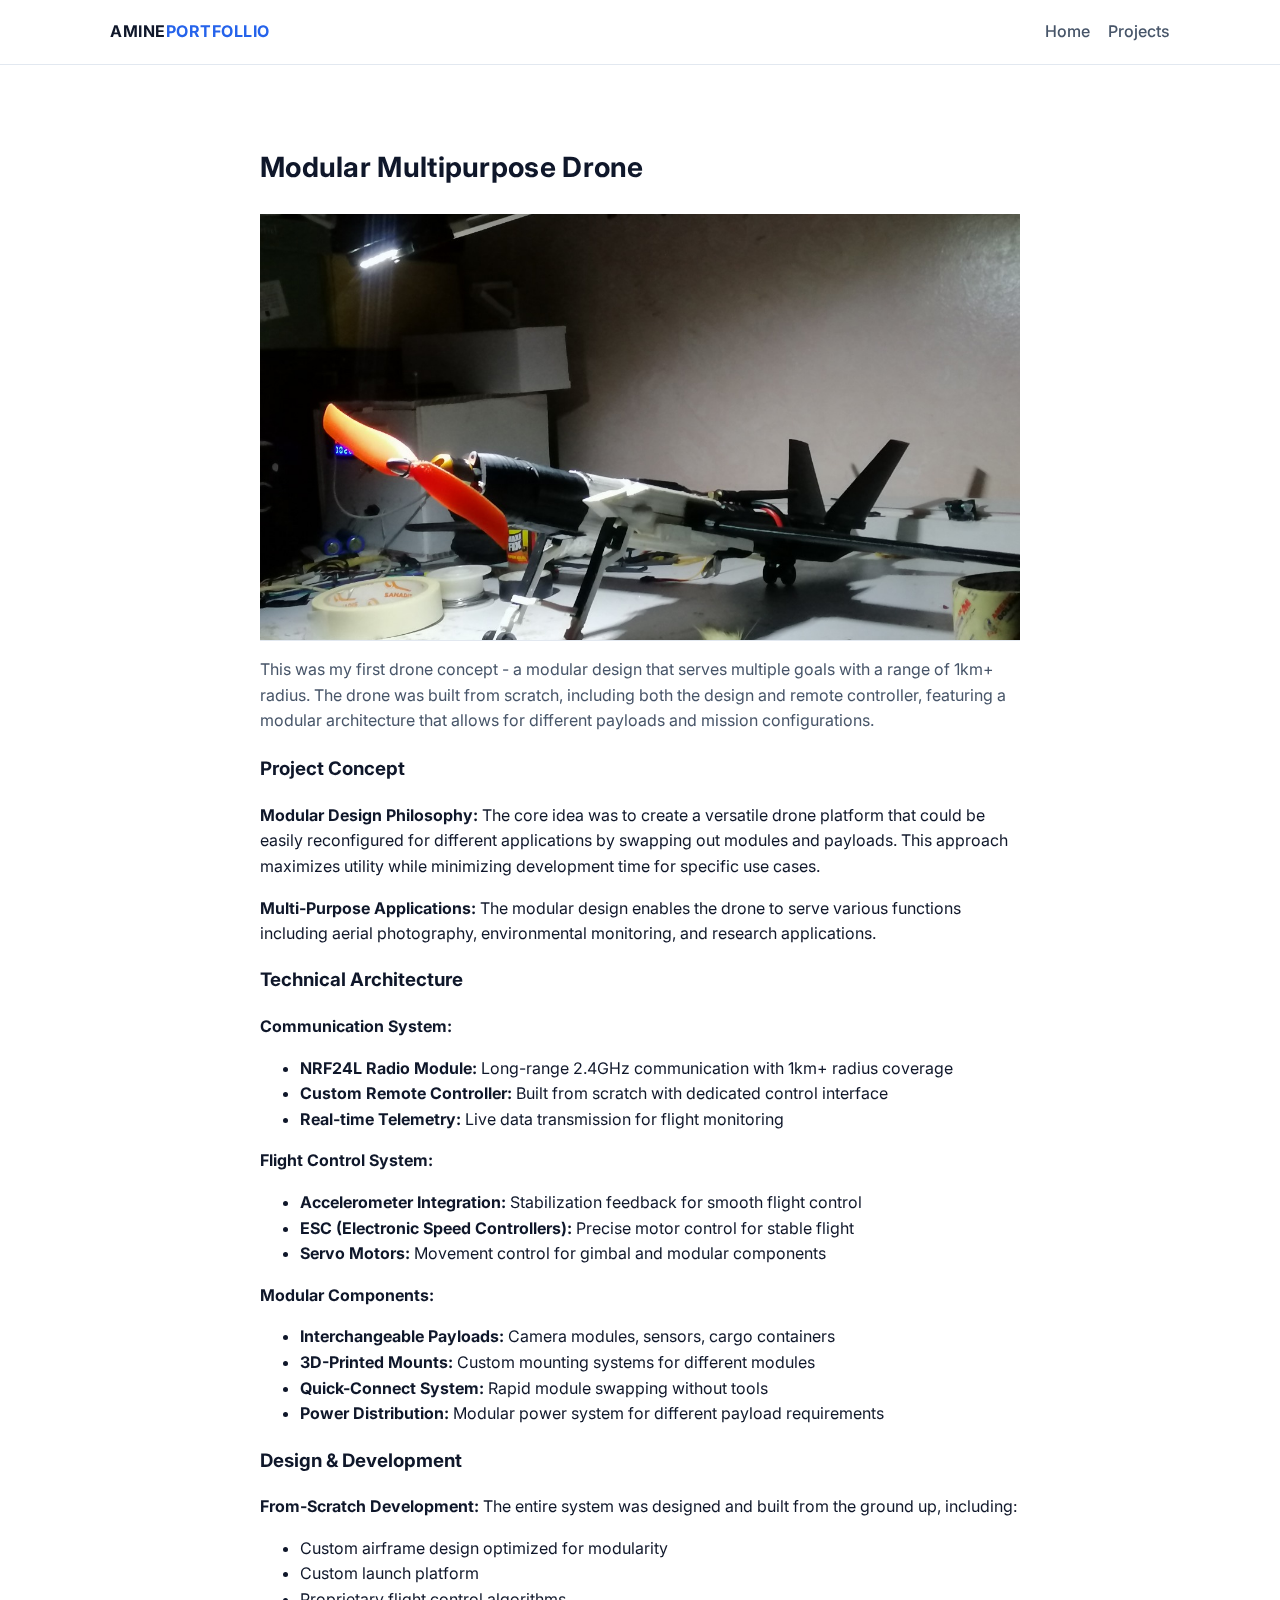
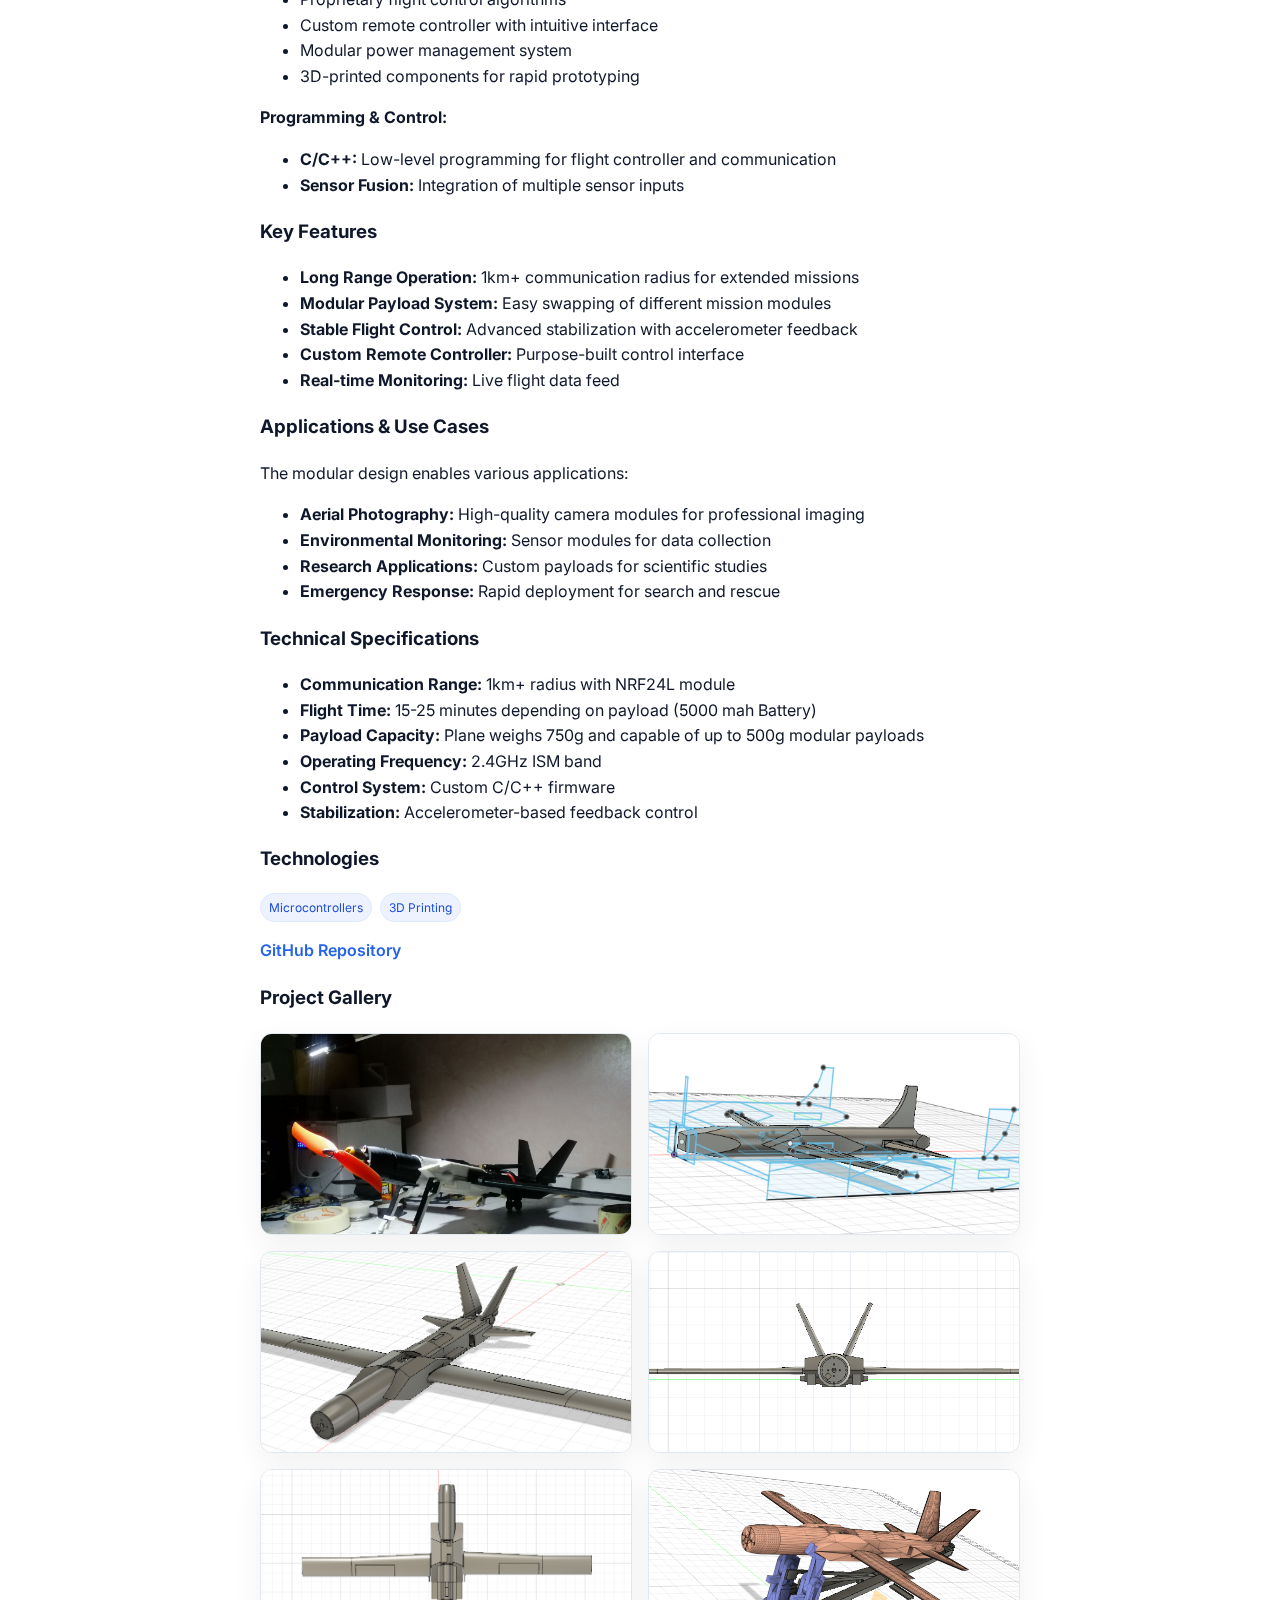
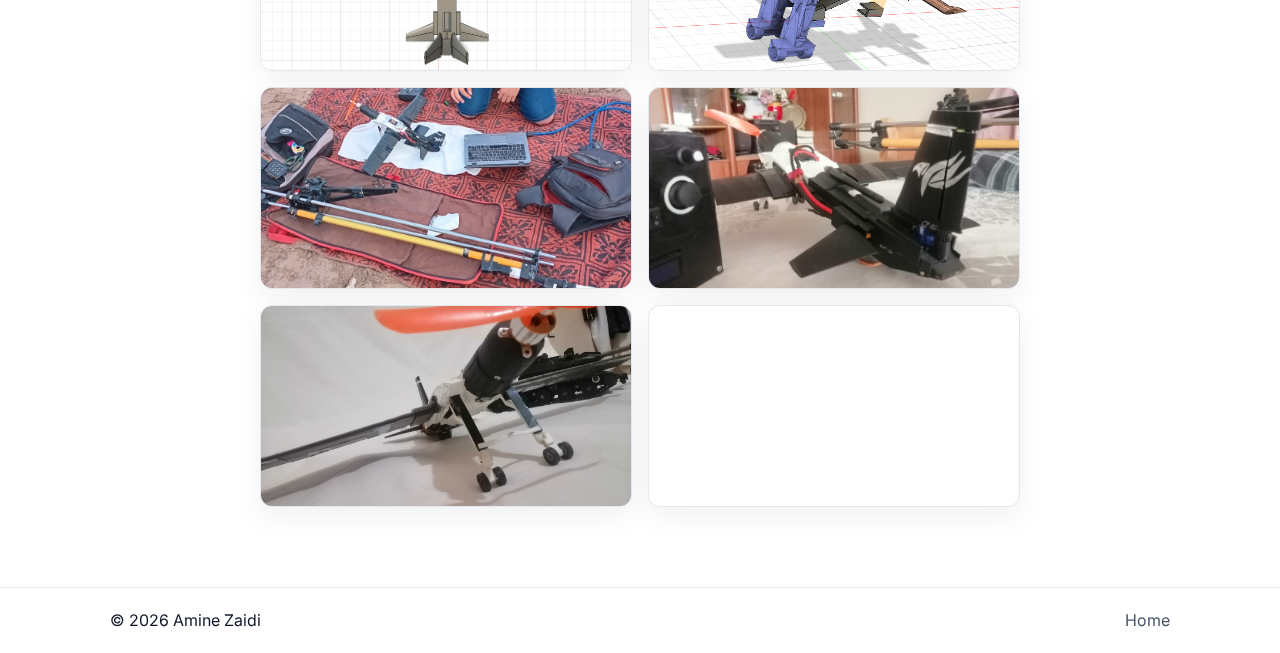
<file: project-drone-en.html>
<!DOCTYPE html>
<html lang="en">
  <head>
    <meta charset="utf-8" />
    <meta name="viewport" content="width=device-width, initial-scale=1" />
    <title>Project: Modular Multipurpose Drone (EN)</title>
    <link rel="preconnect" href="https://fonts.googleapis.com" />
    <link rel="preconnect" href="https://fonts.gstatic.com" crossorigin />
    <link href="https://fonts.googleapis.com/css2?family=Inter:wght@300;400;600;700&display=swap" rel="stylesheet" />
    <link rel="stylesheet" href="styles.css" />
  </head>
  <body>
    <header class="site-header">
      <div class="container nav-container">
        <a href="index.html#projects" class="logo">AMINE<span>PORTFOLLIO</span></a>
        <nav class="nav" id="nav">
          <a href="index.html">Home</a>
          <a href="index.html#projects">Projects</a>
        </nav>
        <button class="nav-toggle" id="navToggle" aria-label="Toggle navigation" aria-expanded="false">
          <span></span><span></span><span></span>
        </button>
      </div>
    </header>
    <main>
      <section class="section">
        <div class="container narrow">
          <h1 class="section-title">Modular Multipurpose Drone</h1>
          <div class="card-media" style="margin-bottom:14px">
            <img src="assets/images/P pln/1 main.jpg" alt="Modular Multipurpose Drone" style="width:100%;height:100%;object-fit:cover" />
          </div>
          <p class="intro">This was my first drone concept - a modular design that serves multiple goals with a range of 1km+ radius. The drone was built from scratch, including both the design and remote controller, featuring a modular architecture that allows for different payloads and mission configurations.</p>
          
          <h3>Project Concept</h3>
          <p><strong>Modular Design Philosophy:</strong> The core idea was to create a versatile drone platform that could be easily reconfigured for different applications by swapping out modules and payloads. This approach maximizes utility while minimizing development time for specific use cases.</p>
          
          <p><strong>Multi-Purpose Applications:</strong> The modular design enables the drone to serve various functions including aerial photography, environmental monitoring, and research applications.</p>
          
          <h3>Technical Architecture</h3>
          <p><strong>Communication System:</strong></p>
          <ul>
            <li><strong>NRF24L Radio Module:</strong> Long-range 2.4GHz communication with 1km+ radius coverage</li>
            <li><strong>Custom Remote Controller:</strong> Built from scratch with dedicated control interface</li>
            <li><strong>Real-time Telemetry:</strong> Live data transmission for flight monitoring</li>
          </ul>
          
          <p><strong>Flight Control System:</strong></p>
          <ul>
            <li><strong>Accelerometer Integration:</strong> Stabilization feedback for smooth flight control</li>
            <li><strong>ESC (Electronic Speed Controllers):</strong> Precise motor control for stable flight</li>
            <li><strong>Servo Motors:</strong> Movement control for gimbal and modular components</li>
          </ul>
          
          <p><strong>Modular Components:</strong></p>
          <ul>
            <li><strong>Interchangeable Payloads:</strong> Camera modules, sensors, cargo containers</li>
            <li><strong>3D-Printed Mounts:</strong> Custom mounting systems for different modules</li>
            <li><strong>Quick-Connect System:</strong> Rapid module swapping without tools</li>
            <li><strong>Power Distribution:</strong> Modular power system for different payload requirements</li>
          </ul>
          
          <h3>Design & Development</h3>
          <p><strong>From-Scratch Development:</strong> The entire system was designed and built from the ground up, including:</p>
          <ul>
            <li>Custom airframe design optimized for modularity</li>
            <li>Custom launch platform</li>
            <li>Proprietary flight control algorithms</li>
            <li>Custom remote controller with intuitive interface</li>
            <li>Modular power management system</li>
            <li>3D-printed components for rapid prototyping</li>
          </ul>
          
          <p><strong>Programming & Control:</strong></p>
          <ul>
            <li><strong>C/C++:</strong> Low-level programming for flight controller and communication</li>
            <li><strong>Sensor Fusion:</strong> Integration of multiple sensor inputs</li>
          </ul>
          
          <h3>Key Features</h3>
          <ul>
            <li><strong>Long Range Operation:</strong> 1km+ communication radius for extended missions</li>
            <li><strong>Modular Payload System:</strong> Easy swapping of different mission modules</li>
            <li><strong>Stable Flight Control:</strong> Advanced stabilization with accelerometer feedback</li>
            <li><strong>Custom Remote Controller:</strong> Purpose-built control interface</li>
            <li><strong>Real-time Monitoring:</strong> Live flight data feed</li>
          </ul>
          
          <h3>Applications & Use Cases</h3>
          <p>The modular design enables various applications:</p>
          <ul>
            <li><strong>Aerial Photography:</strong> High-quality camera modules for professional imaging</li>
            <li><strong>Environmental Monitoring:</strong> Sensor modules for data collection</li>
            <li><strong>Research Applications:</strong> Custom payloads for scientific studies</li>
            <li><strong>Emergency Response:</strong> Rapid deployment for search and rescue</li>
          </ul>
          
          <h3>Technical Specifications</h3>
          <ul>
            <li><strong>Communication Range:</strong> 1km+ radius with NRF24L module</li>
            <li><strong>Flight Time:</strong> 15-25 minutes depending on payload (5000 mah Battery)</li>
            <li><strong>Payload Capacity:</strong> Plane weighs 750g and capable of up to 500g modular payloads</li>
            <li><strong>Operating Frequency:</strong> 2.4GHz ISM band</li>
            <li><strong>Control System:</strong> Custom C/C++ firmware</li>
            <li><strong>Stabilization:</strong> Accelerometer-based feedback control</li>
          </ul>
          <h3>Technologies</h3>
          <div class="tags" style="margin-bottom:12px"><span>Microcontrollers</span><span>3D Printing</span></div>
          <p><a class="link" href="https://github.com/" target="_blank" rel="noopener">GitHub Repository</a></p>
          
          <h3>Project Gallery</h3>
          <div class="project-gallery">
            <div class="gallery-item">
              <img src="assets/images/P pln/1 main.jpg" alt="Drone main view" />
            </div>
            <div class="gallery-item">
              <img src="assets/images/P pln/1.png" alt="Drone design 1" />
            </div>
            <div class="gallery-item">
              <img src="assets/images/P pln/2.png" alt="Drone design 2" />
            </div>
            <div class="gallery-item">
              <img src="assets/images/P pln/3.png" alt="Drone design 3" />
            </div>
            <div class="gallery-item">
              <img src="assets/images/P pln/4.png" alt="Drone design 4" />
            </div>
            <div class="gallery-item">
              <img src="assets/images/P pln/5.png" alt="Drone design 5" />
            </div>
            <div class="gallery-item">
              <img src="assets/images/P pln/6.jpg" alt="Drone assembly 1" />
            </div>
            <div class="gallery-item">
              <img src="assets/images/P pln/7.jpg" alt="Drone assembly 2" />
            </div>
            <div class="gallery-item">
              <img src="assets/images/P pln/8.jpg" alt="Drone assembly 3" />
            </div>
            <div class="gallery-item">
              <iframe
                width="100%" height="100%"
                src="https://www.youtube.com/embed/4V-hkixOmY0"
                title="Project demo"
                frameborder="0"
                allow="accelerometer; autoplay; clipboard-write; encrypted-media; gyroscope; picture-in-picture"
                allowfullscreen>
              </iframe>
            </div>
          </div>
        </div>
      </section>
    </main>
    <footer class="footer">
      <div class="container footer-grid">
        <span>© <span id="year"></span> Amine Zaidi</span>
        <div class="footer-links">
          <a href="index.html">Home</a>
        </div>
      </div>
    </footer>
    <script src="script.js"></script>
  </body>
  </html>
</file>
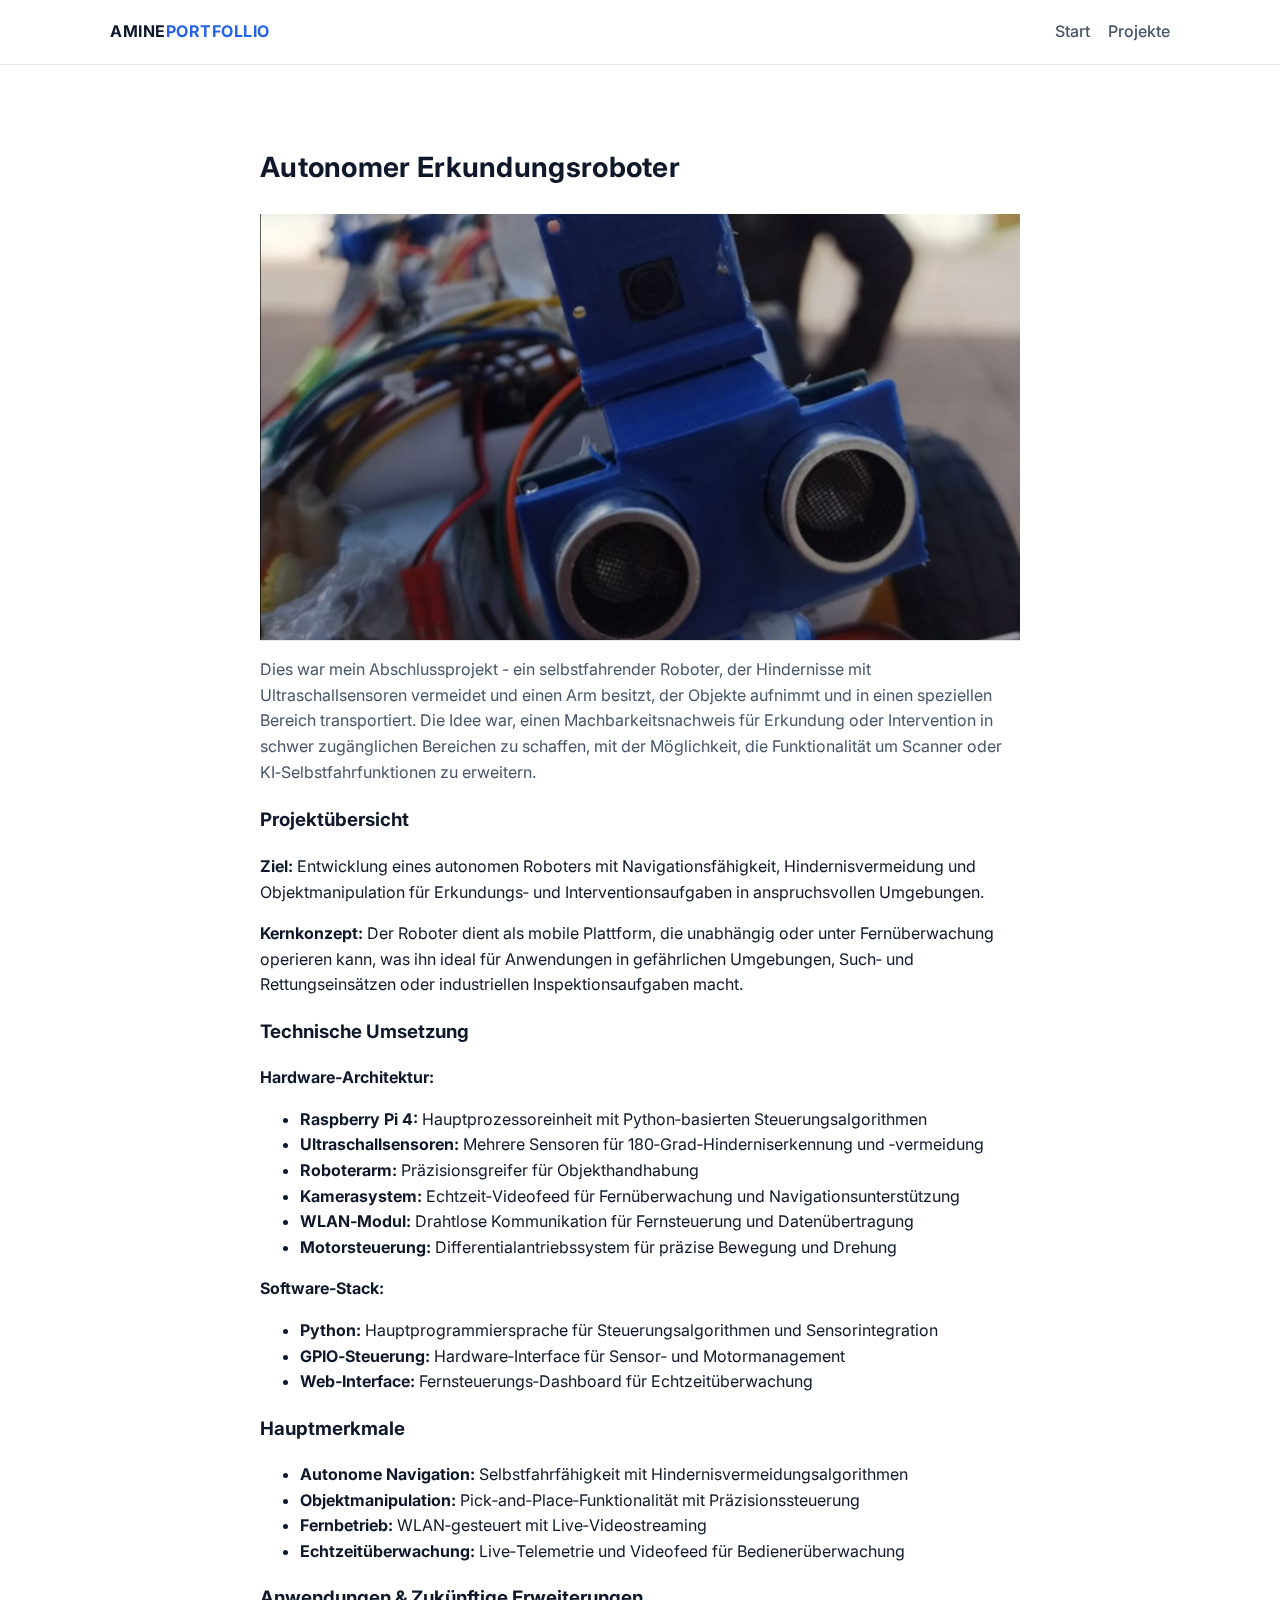
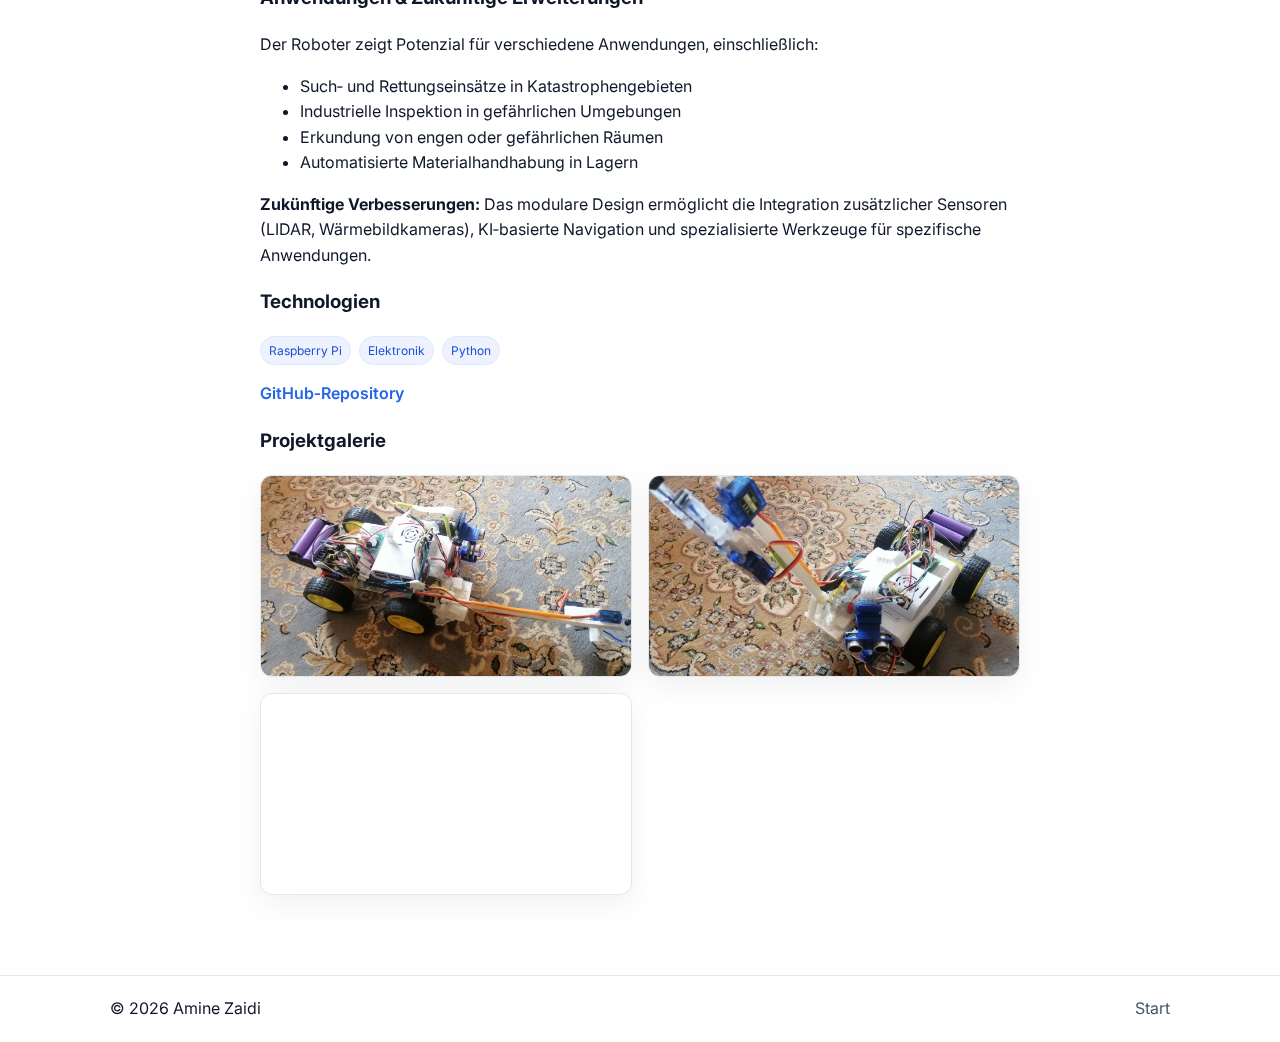
<file: project-exploration-robot-de.html>
<!DOCTYPE html>
<html lang="de">
  <head>
    <meta charset="utf-8" />
    <meta name="viewport" content="width=device-width, initial-scale=1" />
    <title>Projekt: Autonomer Erkundungsroboter (DE)</title>
    <link rel="preconnect" href="https://fonts.googleapis.com" />
    <link rel="preconnect" href="https://fonts.gstatic.com" crossorigin />
    <link href="https://fonts.googleapis.com/css2?family=Inter:wght@300;400;600;700&display=swap" rel="stylesheet" />
    <link rel="stylesheet" href="styles.css" />
  </head>
  <body>
    <header class="site-header">
      <div class="container nav-container">
        <a href="index-de.html#projects" class="logo">AMINE<span>PORTFOLLIO</span></a>
        <nav class="nav" id="nav">
          <a href="index-de.html">Start</a>
          <a href="index-de.html#projects">Projekte</a>
        </nav>
        <button class="nav-toggle" id="navToggle" aria-label="Navigation umschalten" aria-expanded="false">
          <span></span><span></span><span></span>
        </button>
      </div>
    </header>
    <main>
      <section class="section">
        <div class="container narrow">
          <h1 class="section-title">Autonomer Erkundungsroboter</h1>
          <div class="card-media" style="margin-bottom:14px">
            <img src="assets/images/P pfe/1 main.jpg" alt="Autonomer Erkundungsroboter" style="width:100%;height:100%;object-fit:cover" />
          </div>
          <p class="intro">Dies war mein Abschlussprojekt - ein selbstfahrender Roboter, der Hindernisse mit Ultraschallsensoren vermeidet und einen Arm besitzt, der Objekte aufnimmt und in einen speziellen Bereich transportiert. Die Idee war, einen Machbarkeitsnachweis für Erkundung oder Intervention in schwer zugänglichen Bereichen zu schaffen, mit der Möglichkeit, die Funktionalität um Scanner oder KI‑Selbstfahrfunktionen zu erweitern.</p>
          
          <h3>Projektübersicht</h3>
          <p><strong>Ziel:</strong> Entwicklung eines autonomen Roboters mit Navigationsfähigkeit, Hindernisvermeidung und Objektmanipulation für Erkundungs‑ und Interventionsaufgaben in anspruchsvollen Umgebungen.</p>
          
          <p><strong>Kernkonzept:</strong> Der Roboter dient als mobile Plattform, die unabhängig oder unter Fernüberwachung operieren kann, was ihn ideal für Anwendungen in gefährlichen Umgebungen, Such‑ und Rettungseinsätzen oder industriellen Inspektionsaufgaben macht.</p>
          
          <h3>Technische Umsetzung</h3>
          <p><strong>Hardware‑Architektur:</strong></p>
          <ul>
            <li><strong>Raspberry Pi 4:</strong> Hauptprozessoreinheit mit Python‑basierten Steuerungsalgorithmen</li>
            <li><strong>Ultraschallsensoren:</strong> Mehrere Sensoren für 180‑Grad‑Hinderniserkennung und ‑vermeidung</li>
            <li><strong>Roboterarm:</strong> Präzisionsgreifer für Objekthandhabung</li>
            <li><strong>Kamerasystem:</strong> Echtzeit‑Videofeed für Fernüberwachung und Navigationsunterstützung</li>
            <li><strong>WLAN‑Modul:</strong> Drahtlose Kommunikation für Fernsteuerung und Datenübertragung</li>
            <li><strong>Motorsteuerung:</strong> Differentialantriebssystem für präzise Bewegung und Drehung</li>
          </ul>
          
          <p><strong>Software‑Stack:</strong></p>
          <ul>
            <li><strong>Python:</strong> Hauptprogrammiersprache für Steuerungsalgorithmen und Sensorintegration</li>
            <li><strong>GPIO‑Steuerung:</strong> Hardware‑Interface für Sensor‑ und Motormanagement</li>
            <li><strong>Web‑Interface:</strong> Fernsteuerungs‑Dashboard für Echtzeitüberwachung</li>
          </ul>
          
          <h3>Hauptmerkmale</h3>
          <ul>
            <li><strong>Autonome Navigation:</strong> Selbstfahrfähigkeit mit Hindernisvermeidungsalgorithmen</li>
            <li><strong>Objektmanipulation:</strong> Pick‑and‑Place‑Funktionalität mit Präzisionssteuerung</li>
            <li><strong>Fernbetrieb:</strong> WLAN‑gesteuert mit Live‑Videostreaming</li>
            <li><strong>Echtzeitüberwachung:</strong> Live‑Telemetrie und Videofeed für Bedienerüberwachung</li>
          </ul>
          
          <h3>Anwendungen & Zukünftige Erweiterungen</h3>
          <p>Der Roboter zeigt Potenzial für verschiedene Anwendungen, einschließlich:</p>
          <ul>
            <li>Such‑ und Rettungseinsätze in Katastrophengebieten</li>
            <li>Industrielle Inspektion in gefährlichen Umgebungen</li>
            <li>Erkundung von engen oder gefährlichen Räumen</li>
            <li>Automatisierte Materialhandhabung in Lagern</li>
          </ul>
          
          <p><strong>Zukünftige Verbesserungen:</strong> Das modulare Design ermöglicht die Integration zusätzlicher Sensoren (LIDAR, Wärmebildkameras), KI‑basierte Navigation und spezialisierte Werkzeuge für spezifische Anwendungen.</p>
          <h3>Technologien</h3>
          <div class="tags" style="margin-bottom:12px"><span>Raspberry Pi</span><span>Elektronik</span><span>Python</span></div>
          <p><a class="link" href="https://github.com/" target="_blank" rel="noopener">GitHub‑Repository</a></p>
          
          <h3>Projektgalerie</h3>
          <div class="project-gallery">
            <div class="gallery-item">
              <img src="assets/images/P pfe/1.jpg" alt="Roboter Bild 1" />
            </div>
            <div class="gallery-item">
              <img src="assets/images/P pfe/2.jpg" alt="Roboter Bild 2" />
            </div>
            <div class="gallery-item">
              <iframe
                width="100%" height="100%"
                src="https://www.youtube.com/embed/0a7IWSeUFeQ"
                title="Project demo"
                frameborder="0"
                allow="accelerometer; autoplay; clipboard-write; encrypted-media; gyroscope; picture-in-picture"
                allowfullscreen>
              </iframe>
            </div>
          </div>
        </div>
      </section>
    </main>
    <footer class="footer">
      <div class="container footer-grid">
        <span>© <span id="year"></span> Amine Zaidi</span>
        <div class="footer-links">
          <a href="index-de.html">Start</a>
        </div>
      </div>
    </footer>
    <script src="script.js"></script>
  </body>
  </html>
</file>
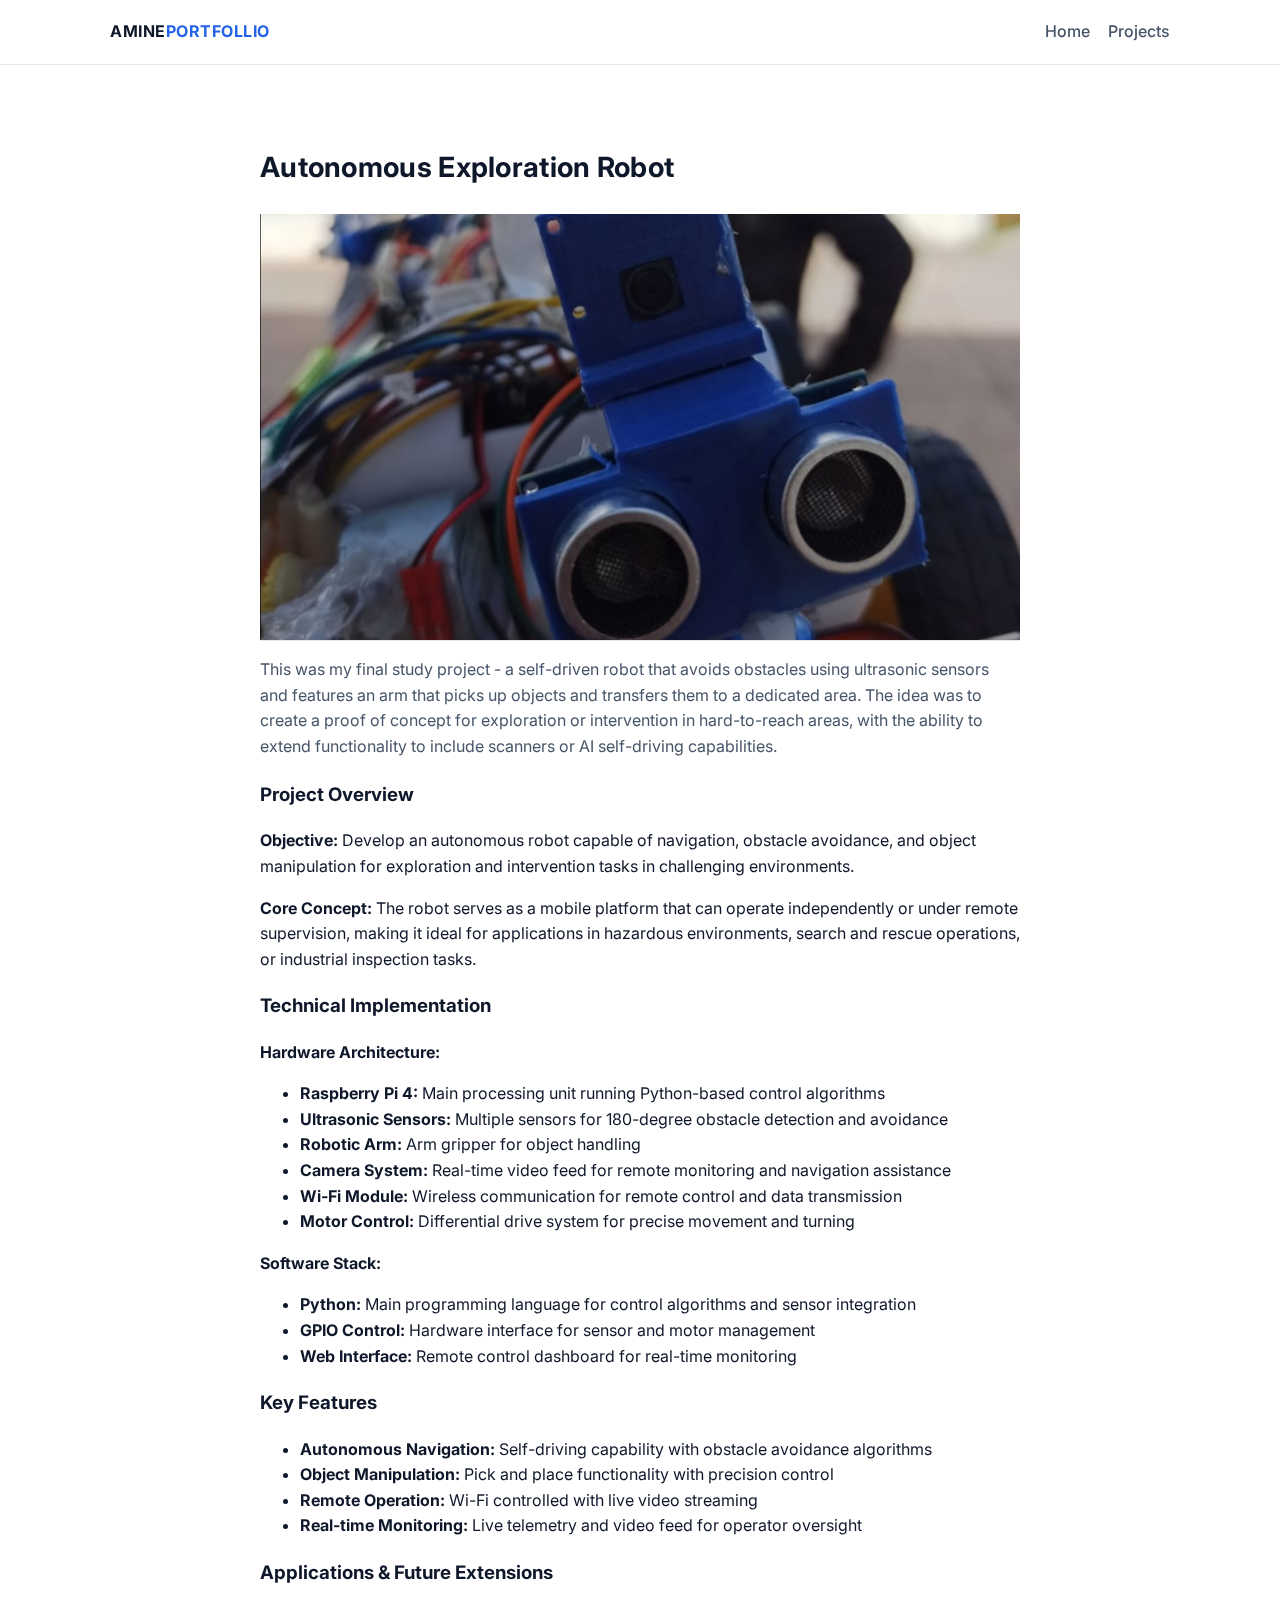
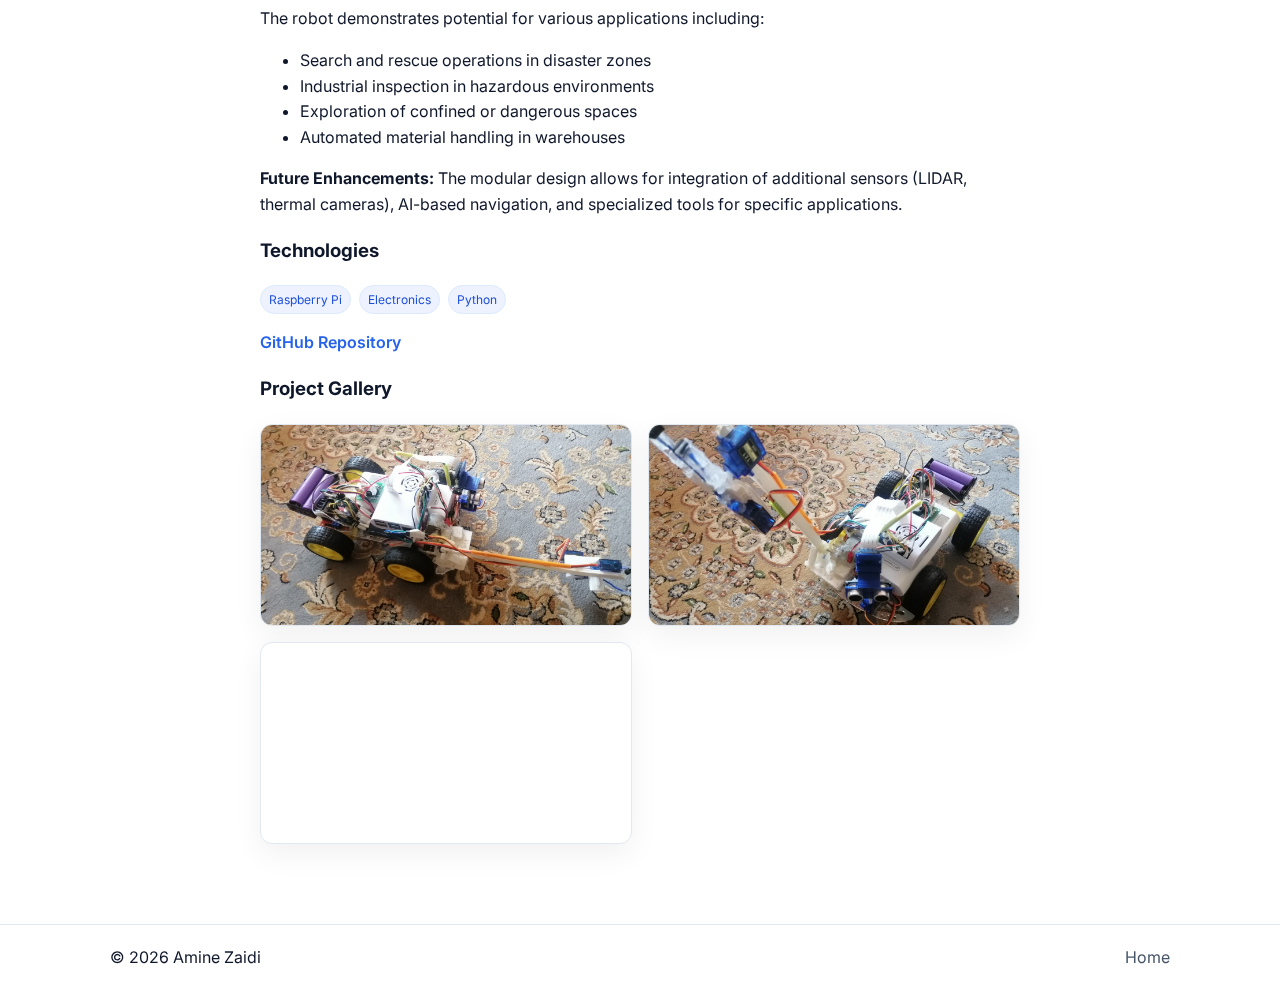
<file: project-exploration-robot-en.html>
<!DOCTYPE html>
<html lang="en">
  <head>
    <meta charset="utf-8" />
    <meta name="viewport" content="width=device-width, initial-scale=1" />
    <title>Project: Autonomous Exploration Robot (EN)</title>
    <link rel="preconnect" href="https://fonts.googleapis.com" />
    <link rel="preconnect" href="https://fonts.gstatic.com" crossorigin />
    <link href="https://fonts.googleapis.com/css2?family=Inter:wght@300;400;600;700&display=swap" rel="stylesheet" />
    <link rel="stylesheet" href="styles.css" />
  </head>
  <body>
    <header class="site-header">
      <div class="container nav-container">
        <a href="index.html#projects" class="logo">AMINE<span>PORTFOLLIO</span></a>
        <nav class="nav" id="nav">
          <a href="index.html">Home</a>
          <a href="index.html#projects">Projects</a>
        </nav>
        <button class="nav-toggle" id="navToggle" aria-label="Toggle navigation" aria-expanded="false">
          <span></span><span></span><span></span>
        </button>
      </div>
    </header>
    <main>
      <section class="section">
        <div class="container narrow">
          <h1 class="section-title">Autonomous Exploration Robot</h1>
          <div class="card-media" style="margin-bottom:14px">
            <img src="assets/images/P pfe/1 main.jpg" alt="Autonomous Exploration Robot" style="width:100%;height:100%;object-fit:cover" />
          </div>
          <p class="intro">This was my final study project - a self-driven robot that avoids obstacles using ultrasonic sensors and features an arm that picks up objects and transfers them to a dedicated area. The idea was to create a proof of concept for exploration or intervention in hard-to-reach areas, with the ability to extend functionality to include scanners or AI self-driving capabilities.</p>
          
          <h3>Project Overview</h3>
          <p><strong>Objective:</strong> Develop an autonomous robot capable of navigation, obstacle avoidance, and object manipulation for exploration and intervention tasks in challenging environments.</p>
          
          <p><strong>Core Concept:</strong> The robot serves as a mobile platform that can operate independently or under remote supervision, making it ideal for applications in hazardous environments, search and rescue operations, or industrial inspection tasks.</p>
          
          <h3>Technical Implementation</h3>
          <p><strong>Hardware Architecture:</strong></p>
          <ul>
            <li><strong>Raspberry Pi 4:</strong> Main processing unit running Python-based control algorithms</li>
            <li><strong>Ultrasonic Sensors:</strong> Multiple sensors for 180-degree obstacle detection and avoidance</li>
            <li><strong>Robotic Arm:</strong> Arm gripper for object handling</li>
            <li><strong>Camera System:</strong> Real-time video feed for remote monitoring and navigation assistance</li>
            <li><strong>Wi-Fi Module:</strong> Wireless communication for remote control and data transmission</li>
            <li><strong>Motor Control:</strong> Differential drive system for precise movement and turning</li>
          </ul>
          
          <p><strong>Software Stack:</strong></p>
          <ul>
            <li><strong>Python:</strong> Main programming language for control algorithms and sensor integration</li>
            <li><strong>GPIO Control:</strong> Hardware interface for sensor and motor management</li>
            <li><strong>Web Interface:</strong> Remote control dashboard for real-time monitoring</li>
          </ul>
          
          <h3>Key Features</h3>
          <ul>
            <li><strong>Autonomous Navigation:</strong> Self-driving capability with obstacle avoidance algorithms</li>
            <li><strong>Object Manipulation:</strong> Pick and place functionality with precision control</li>
            <li><strong>Remote Operation:</strong> Wi-Fi controlled with live video streaming</li>
            <li><strong>Real-time Monitoring:</strong> Live telemetry and video feed for operator oversight</li>
          </ul>
          
          <h3>Applications & Future Extensions</h3>
          <p>The robot demonstrates potential for various applications including:</p>
          <ul>
            <li>Search and rescue operations in disaster zones</li>
            <li>Industrial inspection in hazardous environments</li>
            <li>Exploration of confined or dangerous spaces</li>
            <li>Automated material handling in warehouses</li>
          </ul>
          
          <p><strong>Future Enhancements:</strong> The modular design allows for integration of additional sensors (LIDAR, thermal cameras), AI-based navigation, and specialized tools for specific applications.</p>
          <h3>Technologies</h3>
          <div class="tags" style="margin-bottom:12px"><span>Raspberry Pi</span><span>Electronics</span><span>Python</span></div>
          <p><a class="link" href="https://github.com/" target="_blank" rel="noopener">GitHub Repository</a></p>
          
          <h3>Project Gallery</h3>
          <div class="project-gallery">
            <div class="gallery-item">
              <img src="assets/images/P pfe/1.jpg" alt="Robot image 1" />
            </div>
            <div class="gallery-item">
              <img src="assets/images/P pfe/2.jpg" alt="Robot image 2" />
            </div>
            <div class="gallery-item">
              <iframe
                width="100%" height="100%"
                src="https://www.youtube.com/embed/0a7IWSeUFeQ"
                title="Project demo"
                frameborder="0"
                allow="accelerometer; autoplay; clipboard-write; encrypted-media; gyroscope; picture-in-picture"
                allowfullscreen>
              </iframe>
            </div>
          </div>
        </div>
      </section>
    </main>
    <footer class="footer">
      <div class="container footer-grid">
        <span>© <span id="year"></span> Amine Zaidi</span>
        <div class="footer-links">
          <a href="index.html">Home</a>
        </div>
      </div>
    </footer>
    <script src="script.js"></script>
  </body>
  </html>
</file>
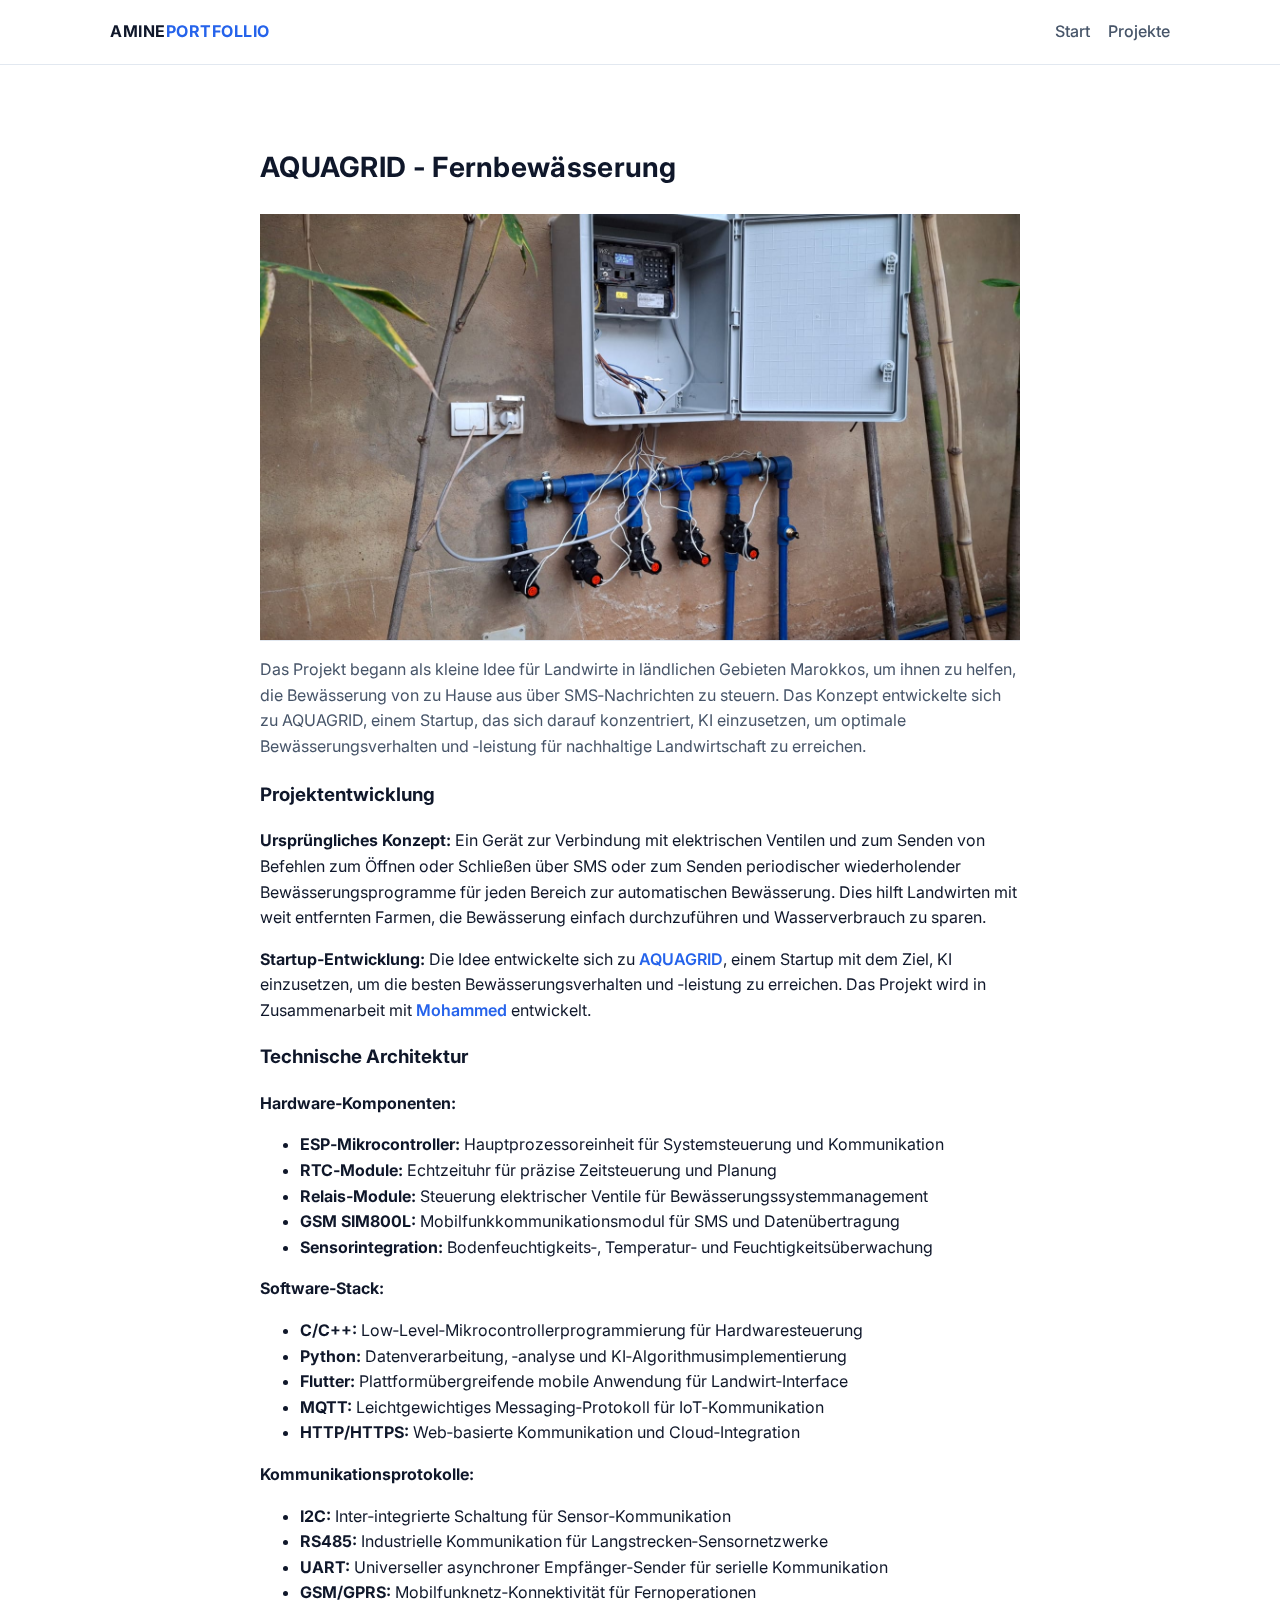
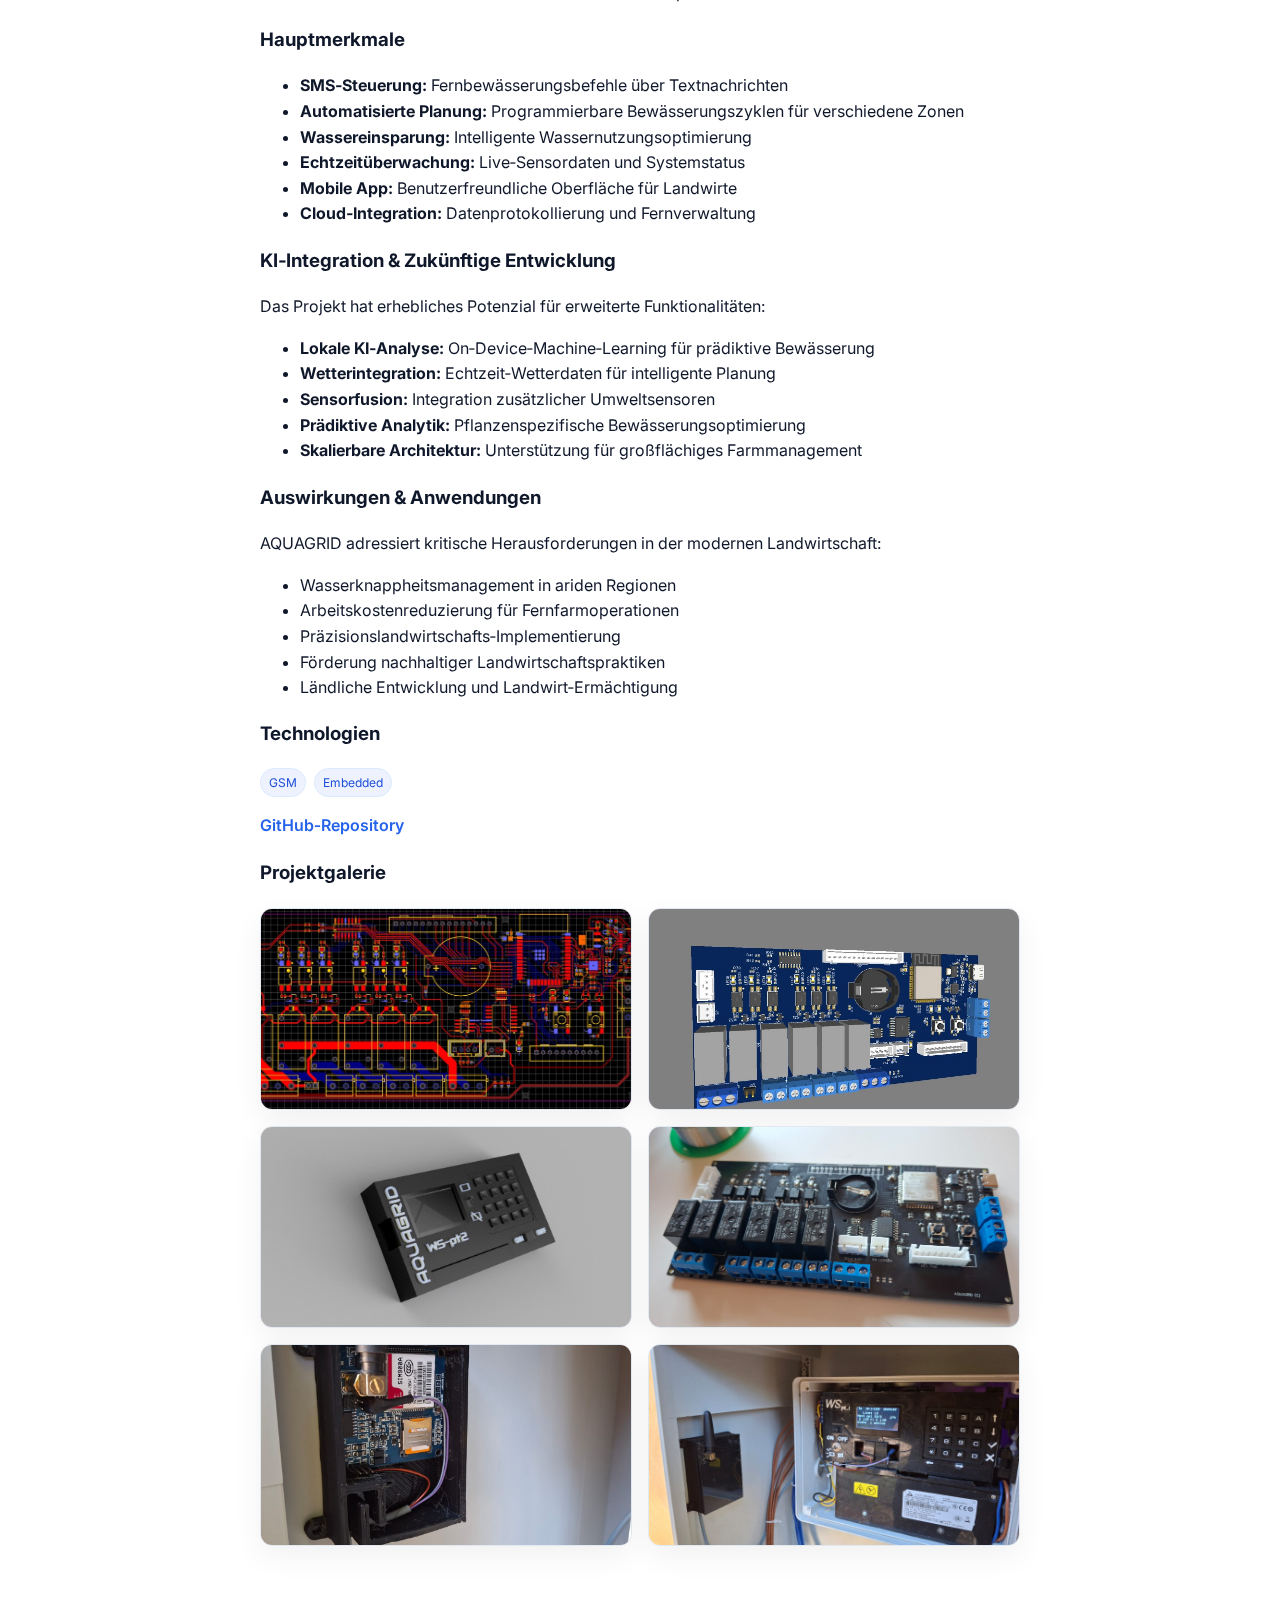
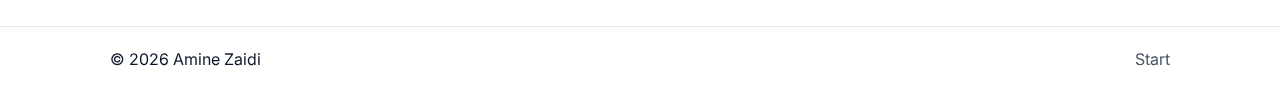
<file: project-irrigation-de.html>
<!DOCTYPE html>
<html lang="de">
  <head>
    <meta charset="utf-8" />
    <meta name="viewport" content="width=device-width, initial-scale=1" />
    <title>Projekt: Fernbewässerung (GSM) (DE)</title>
    <link rel="preconnect" href="https://fonts.googleapis.com" />
    <link rel="preconnect" href="https://fonts.gstatic.com" crossorigin />
    <link href="https://fonts.googleapis.com/css2?family=Inter:wght@300;400;600;700&display=swap" rel="stylesheet" />
    <link rel="stylesheet" href="styles.css" />
  </head>
  <body>
    <header class="site-header">
      <div class="container nav-container">
        <a href="index-de.html#projects" class="logo">AMINE<span>PORTFOLLIO</span></a>
        <nav class="nav" id="nav">
          <a href="index-de.html">Start</a>
          <a href="index-de.html#projects">Projekte</a>
        </nav>
        <button class="nav-toggle" id="navToggle" aria-label="Navigation umschalten" aria-expanded="false">
          <span></span><span></span><span></span>
        </button>
      </div>
    </header>
    <main>
      <section class="section">
        <div class="container narrow">
          <h1 class="section-title">AQUAGRID - Fernbewässerung</h1>
          <div class="card-media" style="margin-bottom:14px">
            <img src="assets/images/P aquagrid/1 main.jpg" alt="Fernbewässerung (GSM)" style="width:100%;height:100%;object-fit:cover" />
          </div>
          <p class="intro">Das Projekt begann als kleine Idee für Landwirte in ländlichen Gebieten Marokkos, um ihnen zu helfen, die Bewässerung von zu Hause aus über SMS‑Nachrichten zu steuern. Das Konzept entwickelte sich zu AQUAGRID, einem Startup, das sich darauf konzentriert, KI einzusetzen, um optimale Bewässerungsverhalten und ‑leistung für nachhaltige Landwirtschaft zu erreichen.</p>
          
          <h3>Projektentwicklung</h3>
          <p><strong>Ursprüngliches Konzept:</strong> Ein Gerät zur Verbindung mit elektrischen Ventilen und zum Senden von Befehlen zum Öffnen oder Schließen über SMS oder zum Senden periodischer wiederholender Bewässerungsprogramme für jeden Bereich zur automatischen Bewässerung. Dies hilft Landwirten mit weit entfernten Farmen, die Bewässerung einfach durchzuführen und Wasserverbrauch zu sparen.</p>
          
          <p><strong>Startup‑Entwicklung:</strong> Die Idee entwickelte sich zu <a href="https://aquagrid.fr" target="_blank" rel="noopener" class="link">AQUAGRID</a>, einem Startup mit dem Ziel, KI einzusetzen, um die besten Bewässerungsverhalten und ‑leistung zu erreichen. Das Projekt wird in Zusammenarbeit mit <a href="https://www.linkedin.com/in/mohamed-zaidi?lipi=urn%3Ali%3Apage%3Ad_flagship3_profile_view_base_contact_details%3BNG1AU6JNTlSv3a%2BU%2F0I%2FXA%3D%3D" target="_blank" rel="noopener" class="link">Mohammed</a> entwickelt.</p>
          
          <h3>Technische Architektur</h3>
          <p><strong>Hardware‑Komponenten:</strong></p>
          <ul>
            <li><strong>ESP‑Mikrocontroller:</strong> Hauptprozessoreinheit für Systemsteuerung und Kommunikation</li>
            <li><strong>RTC‑Module:</strong> Echtzeituhr für präzise Zeitsteuerung und Planung</li>
            <li><strong>Relais‑Module:</strong> Steuerung elektrischer Ventile für Bewässerungssystemmanagement</li>
            <li><strong>GSM SIM800L:</strong> Mobilfunkkommunikationsmodul für SMS und Datenübertragung</li>
            <li><strong>Sensorintegration:</strong> Bodenfeuchtigkeits‑, Temperatur‑ und Feuchtigkeitsüberwachung</li>
          </ul>
          
          <p><strong>Software‑Stack:</strong></p>
          <ul>
            <li><strong>C/C++:</strong> Low‑Level‑Mikrocontrollerprogrammierung für Hardwaresteuerung</li>
            <li><strong>Python:</strong> Datenverarbeitung, ‑analyse und KI‑Algorithmusimplementierung</li>
            <li><strong>Flutter:</strong> Plattformübergreifende mobile Anwendung für Landwirt‑Interface</li>
            <li><strong>MQTT:</strong> Leichtgewichtiges Messaging‑Protokoll für IoT‑Kommunikation</li>
            <li><strong>HTTP/HTTPS:</strong> Web‑basierte Kommunikation und Cloud‑Integration</li>
          </ul>
          
          <p><strong>Kommunikationsprotokolle:</strong></p>
          <ul>
            <li><strong>I2C:</strong> Inter‑integrierte Schaltung für Sensor‑Kommunikation</li>
            <li><strong>RS485:</strong> Industrielle Kommunikation für Langstrecken‑Sensornetzwerke</li>
            <li><strong>UART:</strong> Universeller asynchroner Empfänger‑Sender für serielle Kommunikation</li>
            <li><strong>GSM/GPRS:</strong> Mobilfunknetz‑Konnektivität für Fernoperationen</li>
          </ul>
          
          <h3>Hauptmerkmale</h3>
          <ul>
            <li><strong>SMS‑Steuerung:</strong> Fernbewässerungsbefehle über Textnachrichten</li>
            <li><strong>Automatisierte Planung:</strong> Programmierbare Bewässerungszyklen für verschiedene Zonen</li>
            <li><strong>Wassereinsparung:</strong> Intelligente Wassernutzungsoptimierung</li>
            <li><strong>Echtzeitüberwachung:</strong> Live‑Sensordaten und Systemstatus</li>
            <li><strong>Mobile App:</strong> Benutzerfreundliche Oberfläche für Landwirte</li>
            <li><strong>Cloud‑Integration:</strong> Datenprotokollierung und Fernverwaltung</li>
          </ul>
          
          <h3>KI‑Integration & Zukünftige Entwicklung</h3>
          <p>Das Projekt hat erhebliches Potenzial für erweiterte Funktionalitäten:</p>
          <ul>
            <li><strong>Lokale KI‑Analyse:</strong> On‑Device‑Machine‑Learning für prädiktive Bewässerung</li>
            <li><strong>Wetterintegration:</strong> Echtzeit‑Wetterdaten für intelligente Planung</li>
            <li><strong>Sensorfusion:</strong> Integration zusätzlicher Umweltsensoren</li>
            <li><strong>Prädiktive Analytik:</strong> Pflanzenspezifische Bewässerungsoptimierung</li>
            <li><strong>Skalierbare Architektur:</strong> Unterstützung für großflächiges Farmmanagement</li>
          </ul>
          
          <h3>Auswirkungen & Anwendungen</h3>
          <p>AQUAGRID adressiert kritische Herausforderungen in der modernen Landwirtschaft:</p>
          <ul>
            <li>Wasserknappheitsmanagement in ariden Regionen</li>
            <li>Arbeitskostenreduzierung für Fernfarmoperationen</li>
            <li>Präzisionslandwirtschafts‑Implementierung</li>
            <li>Förderung nachhaltiger Landwirtschaftspraktiken</li>
            <li>Ländliche Entwicklung und Landwirt‑Ermächtigung</li>
          </ul>
          <h3>Technologien</h3>
          <div class="tags" style="margin-bottom:12px"><span>GSM</span><span>Embedded</span></div>
          <p><a class="link" href="https://github.com/" target="_blank" rel="noopener">GitHub‑Repository</a></p>
          
          <h3>Projektgalerie</h3>
          <div class="project-gallery">
            <div class="gallery-item">
              <img src="assets/images/P aquagrid/1.jpg" alt="Bewässerungssystem 1" />
            </div>
            <div class="gallery-item">
              <img src="assets/images/P aquagrid/2.jpg" alt="Bewässerungssystem 2" />
            </div>
            <div class="gallery-item">
              <img src="assets/images/P aquagrid/3.jpg" alt="Bewässerungssystem 3" />
            </div>
            <div class="gallery-item">
              <img src="assets/images/P aquagrid/4.jpg" alt="Bewässerungssystem 4" />
            </div>
            <div class="gallery-item">
              <img src="assets/images/P aquagrid/5.jpg" alt="Bewässerungssystem 5" />
            </div>
            <div class="gallery-item">
              <img src="assets/images/P aquagrid/6.jpg" alt="Bewässerungssystem 6" />
            </div>
          </div>
        </div>
      </section>
    </main>
    <footer class="footer">
      <div class="container footer-grid">
        <span>© <span id="year"></span> Amine Zaidi</span>
        <div class="footer-links">
          <a href="index-de.html">Start</a>
        </div>
      </div>
    </footer>
    <script src="script.js"></script>
  </body>
  </html>
</file>
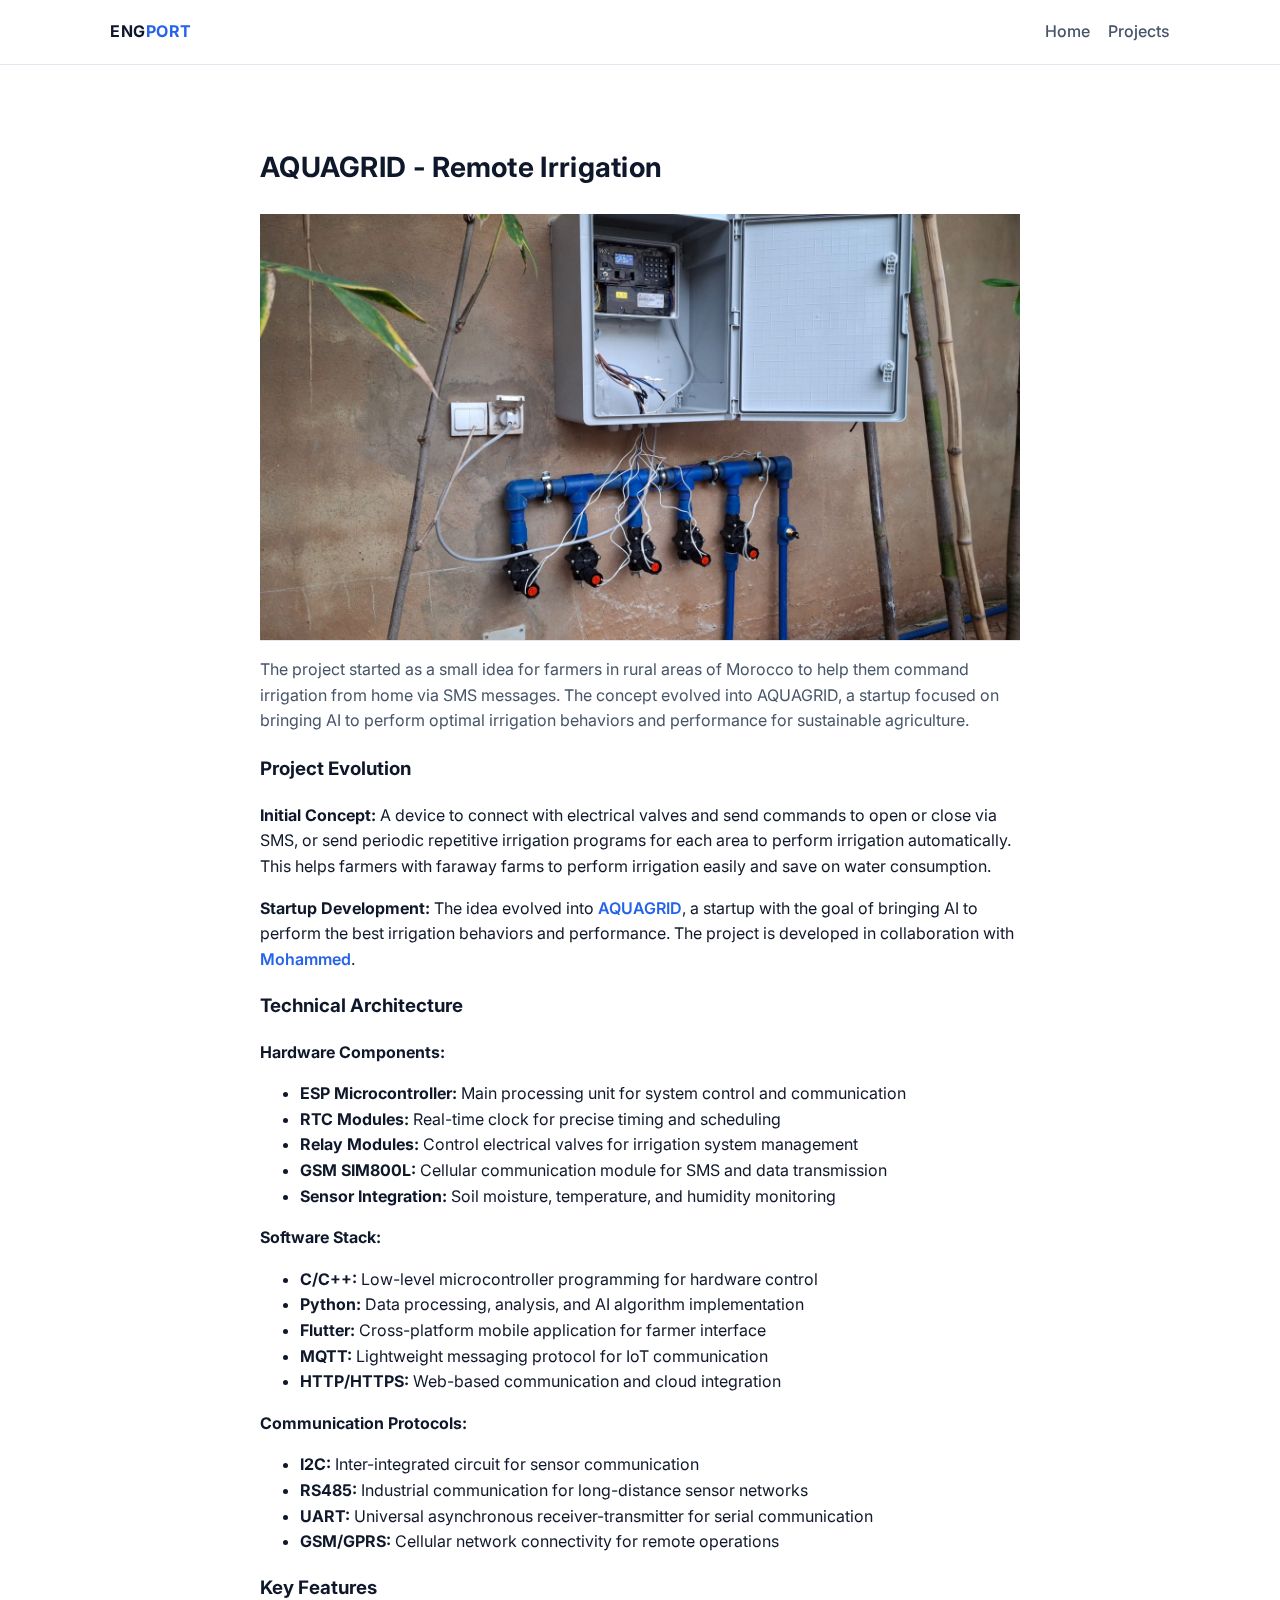
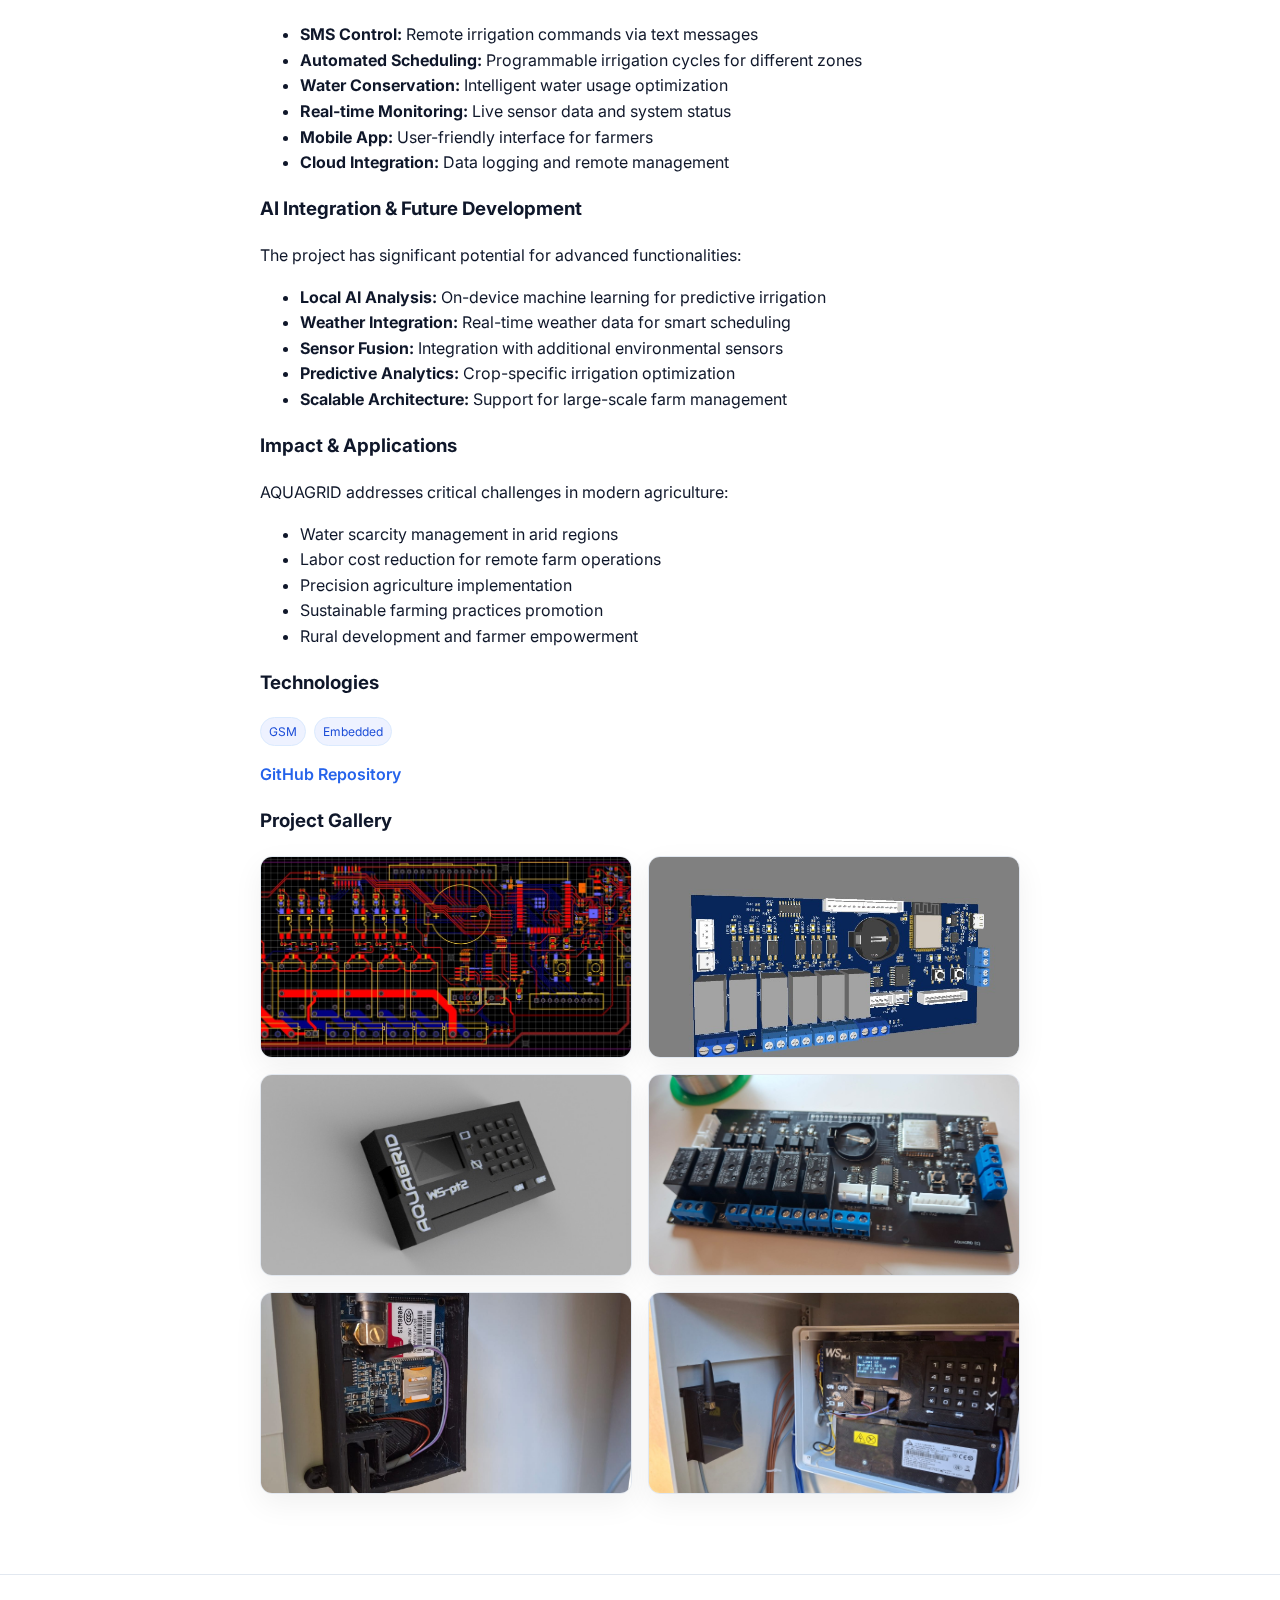
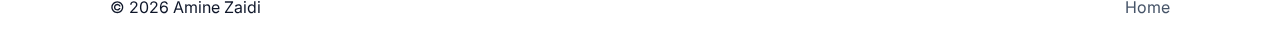
<file: project-irrigation-en.html>
<!DOCTYPE html>
<html lang="en">
  <head>
    <meta charset="utf-8" />
    <meta name="viewport" content="width=device-width, initial-scale=1" />
    <title>Project: Remote Irrigation (GSM) (EN)</title>
    <link rel="preconnect" href="https://fonts.googleapis.com" />
    <link rel="preconnect" href="https://fonts.gstatic.com" crossorigin />
    <link href="https://fonts.googleapis.com/css2?family=Inter:wght@300;400;600;700&display=swap" rel="stylesheet" />
    <link rel="stylesheet" href="styles.css" />
  </head>
  <body>
    <header class="site-header">
      <div class="container nav-container">
        <a href="index.html#projects" class="logo">ENG<span>PORT</span></a>
        <nav class="nav" id="nav">
          <a href="index.html">Home</a>
          <a href="index.html#projects">Projects</a>
        </nav>
        <button class="nav-toggle" id="navToggle" aria-label="Toggle navigation" aria-expanded="false">
          <span></span><span></span><span></span>
        </button>
      </div>
    </header>
    <main>
      <section class="section">
        <div class="container narrow">
          <h1 class="section-title">AQUAGRID - Remote Irrigation</h1>
          <div class="card-media" style="margin-bottom:14px">
            <img src="assets/images/P aquagrid/1 main.jpg" alt="Remote Irrigation (GSM)" style="width:100%;height:100%;object-fit:cover" />
          </div>
          <p class="intro">The project started as a small idea for farmers in rural areas of Morocco to help them command irrigation from home via SMS messages. The concept evolved into AQUAGRID, a startup focused on bringing AI to perform optimal irrigation behaviors and performance for sustainable agriculture.</p>
          
          <h3>Project Evolution</h3>
          <p><strong>Initial Concept:</strong> A device to connect with electrical valves and send commands to open or close via SMS, or send periodic repetitive irrigation programs for each area to perform irrigation automatically. This helps farmers with faraway farms to perform irrigation easily and save on water consumption.</p>
          
          <p><strong>Startup Development:</strong> The idea evolved into <a href="https://aquagrid.fr" target="_blank" rel="noopener" class="link">AQUAGRID</a>, a startup with the goal of bringing AI to perform the best irrigation behaviors and performance. The project is developed in collaboration with <a href="https://www.linkedin.com/in/mohamed-zaidi?lipi=urn%3Ali%3Apage%3Ad_flagship3_profile_view_base_contact_details%3BNG1AU6JNTlSv3a%2BU%2F0I%2FXA%3D%3D" target="_blank" rel="noopener" class="link">Mohammed</a>.</p>
          
          <h3>Technical Architecture</h3>
          <p><strong>Hardware Components:</strong></p>
          <ul>
            <li><strong>ESP Microcontroller:</strong> Main processing unit for system control and communication</li>
            <li><strong>RTC Modules:</strong> Real-time clock for precise timing and scheduling</li>
            <li><strong>Relay Modules:</strong> Control electrical valves for irrigation system management</li>
            <li><strong>GSM SIM800L:</strong> Cellular communication module for SMS and data transmission</li>
            <li><strong>Sensor Integration:</strong> Soil moisture, temperature, and humidity monitoring</li>
          </ul>
          
          <p><strong>Software Stack:</strong></p>
          <ul>
            <li><strong>C/C++:</strong> Low-level microcontroller programming for hardware control</li>
            <li><strong>Python:</strong> Data processing, analysis, and AI algorithm implementation</li>
            <li><strong>Flutter:</strong> Cross-platform mobile application for farmer interface</li>
            <li><strong>MQTT:</strong> Lightweight messaging protocol for IoT communication</li>
            <li><strong>HTTP/HTTPS:</strong> Web-based communication and cloud integration</li>
          </ul>
          
          <p><strong>Communication Protocols:</strong></p>
          <ul>
            <li><strong>I2C:</strong> Inter-integrated circuit for sensor communication</li>
            <li><strong>RS485:</strong> Industrial communication for long-distance sensor networks</li>
            <li><strong>UART:</strong> Universal asynchronous receiver-transmitter for serial communication</li>
            <li><strong>GSM/GPRS:</strong> Cellular network connectivity for remote operations</li>
          </ul>
          
          <h3>Key Features</h3>
          <ul>
            <li><strong>SMS Control:</strong> Remote irrigation commands via text messages</li>
            <li><strong>Automated Scheduling:</strong> Programmable irrigation cycles for different zones</li>
            <li><strong>Water Conservation:</strong> Intelligent water usage optimization</li>
            <li><strong>Real-time Monitoring:</strong> Live sensor data and system status</li>
            <li><strong>Mobile App:</strong> User-friendly interface for farmers</li>
            <li><strong>Cloud Integration:</strong> Data logging and remote management</li>
          </ul>
          
          <h3>AI Integration & Future Development</h3>
          <p>The project has significant potential for advanced functionalities:</p>
          <ul>
            <li><strong>Local AI Analysis:</strong> On-device machine learning for predictive irrigation</li>
            <li><strong>Weather Integration:</strong> Real-time weather data for smart scheduling</li>
            <li><strong>Sensor Fusion:</strong> Integration with additional environmental sensors</li>
            <li><strong>Predictive Analytics:</strong> Crop-specific irrigation optimization</li>
            <li><strong>Scalable Architecture:</strong> Support for large-scale farm management</li>
          </ul>
          
          <h3>Impact & Applications</h3>
          <p>AQUAGRID addresses critical challenges in modern agriculture:</p>
          <ul>
            <li>Water scarcity management in arid regions</li>
            <li>Labor cost reduction for remote farm operations</li>
            <li>Precision agriculture implementation</li>
            <li>Sustainable farming practices promotion</li>
            <li>Rural development and farmer empowerment</li>
          </ul>
          <h3>Technologies</h3>
          <div class="tags" style="margin-bottom:12px"><span>GSM</span><span>Embedded</span></div>
          <p><a class="link" href="https://github.com/" target="_blank" rel="noopener">GitHub Repository</a></p>
          
          <h3>Project Gallery</h3>
          <div class="project-gallery">
            <div class="gallery-item">
              <img src="assets/images/P aquagrid/1.jpg" alt="Irrigation system 1" />
            </div>
            <div class="gallery-item">
              <img src="assets/images/P aquagrid/2.jpg" alt="Irrigation system 2" />
            </div>
            <div class="gallery-item">
              <img src="assets/images/P aquagrid/3.jpg" alt="Irrigation system 3" />
            </div>
            <div class="gallery-item">
              <img src="assets/images/P aquagrid/4.jpg" alt="Irrigation system 4" />
            </div>
            <div class="gallery-item">
              <img src="assets/images/P aquagrid/5.jpg" alt="Irrigation system 5" />
            </div>
            <div class="gallery-item">
              <img src="assets/images/P aquagrid/6.jpg" alt="Irrigation system 6" />
            </div>
          </div>
        </div>
      </section>
    </main>
    <footer class="footer">
      <div class="container footer-grid">
        <span>© <span id="year"></span> Amine Zaidi</span>
        <div class="footer-links">
          <a href="index.html">Home</a>
        </div>
      </div>
    </footer>
    <script src="script.js"></script>
  </body>
  </html>
</file>
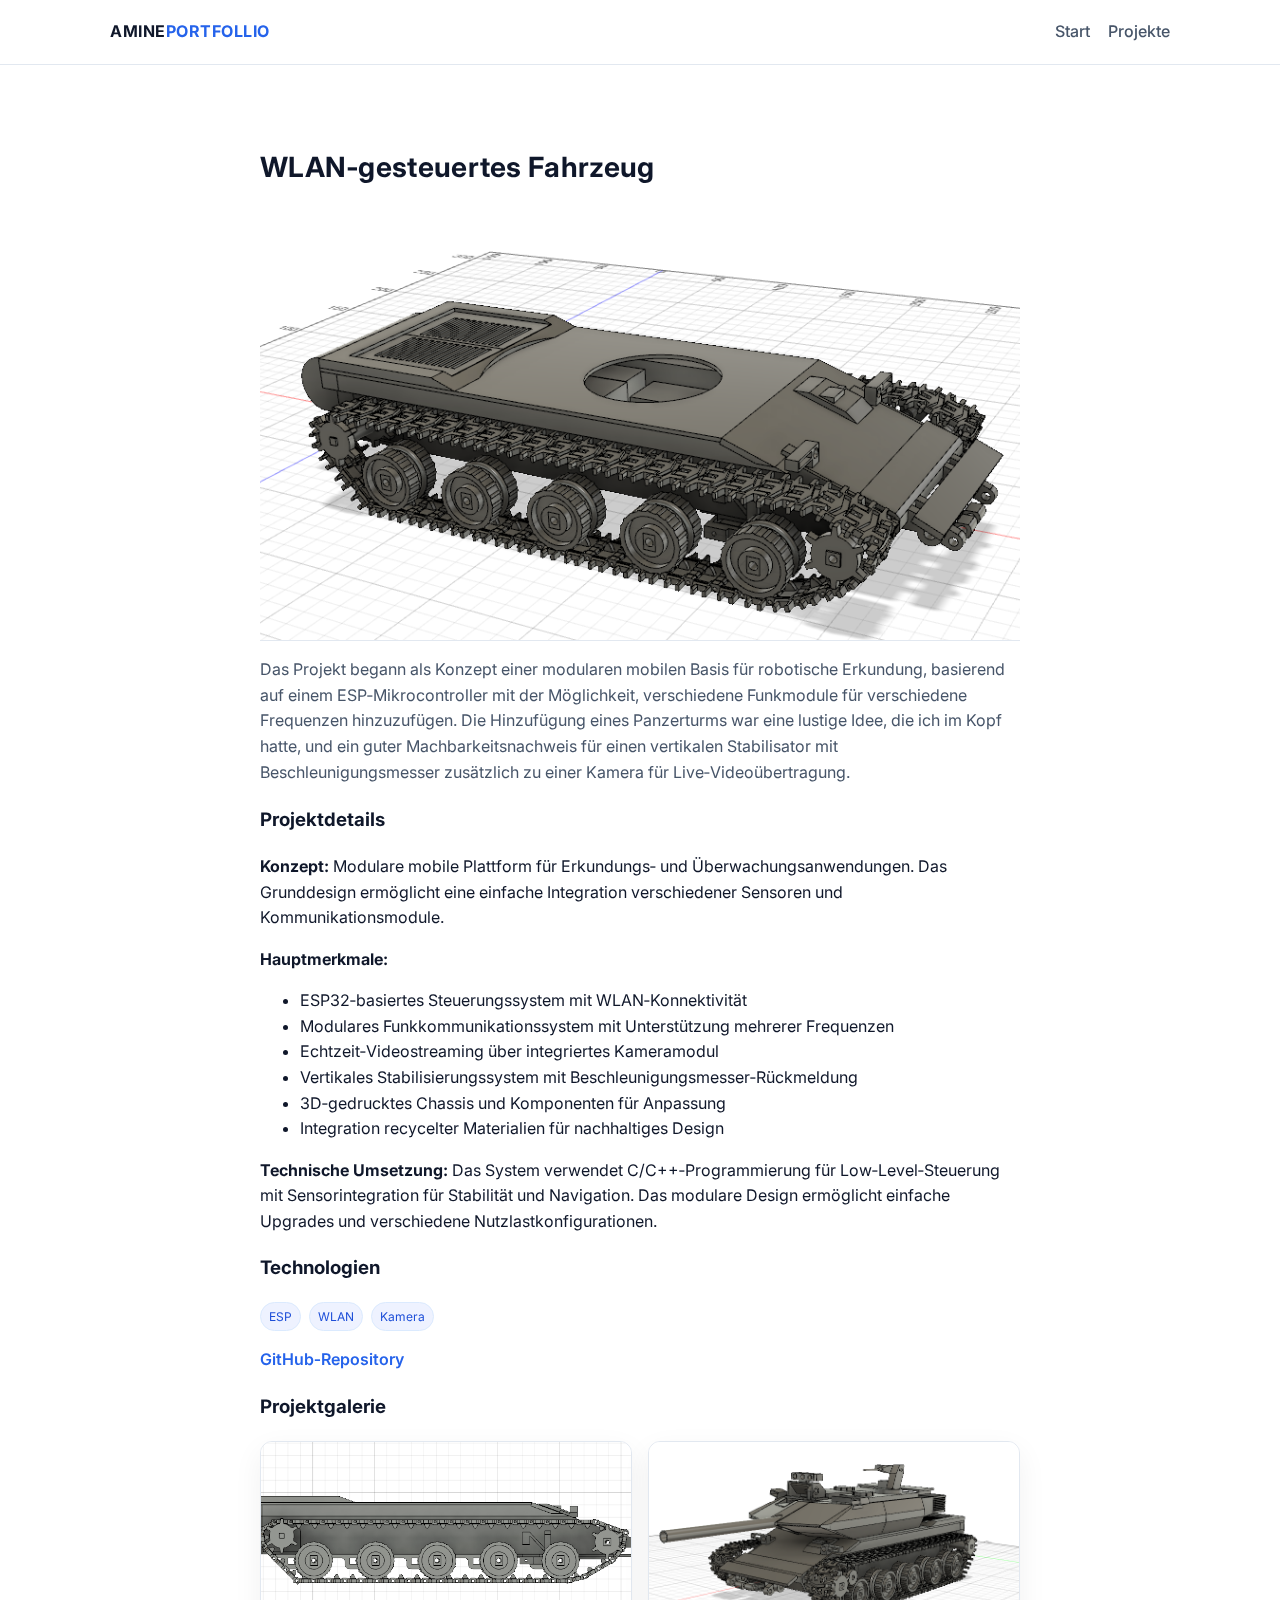
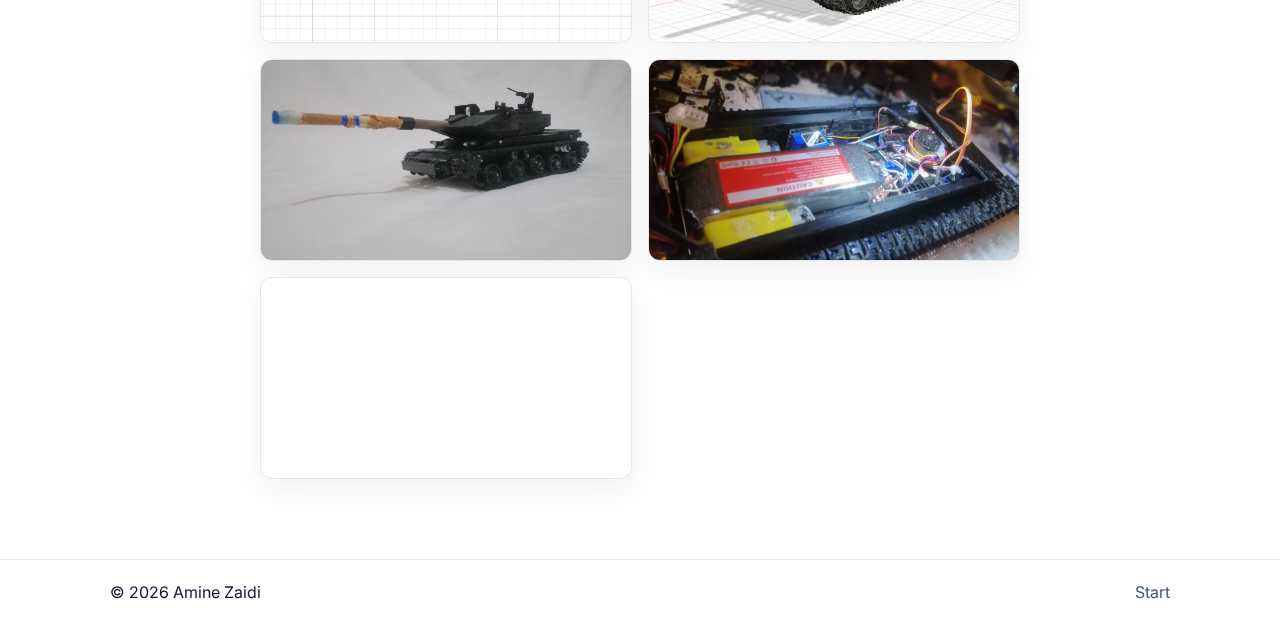
<file: project-wifi-car-de.html>
<!DOCTYPE html>
<html lang="de">
  <head>
    <meta charset="utf-8" />
    <meta name="viewport" content="width=device-width, initial-scale=1" />
    <title>Projekt: WLAN‑gesteuertes Fahrzeug (DE)</title>
    <link rel="preconnect" href="https://fonts.googleapis.com" />
    <link rel="preconnect" href="https://fonts.gstatic.com" crossorigin />
    <link href="https://fonts.googleapis.com/css2?family=Inter:wght@300;400;600;700&display=swap" rel="stylesheet" />
    <link rel="stylesheet" href="styles.css" />
  </head>
  <body>
    <header class="site-header">
      <div class="container nav-container">
        <a href="index-de.html#projects" class="logo">AMINE<span>PORTFOLLIO</span></a>
        <nav class="nav" id="nav">
          <a href="index-de.html">Start</a>
          <a href="index-de.html#projects">Projekte</a>
        </nav>
        <button class="nav-toggle" id="navToggle" aria-label="Navigation umschalten" aria-expanded="false">
          <span></span><span></span><span></span>
        </button>
      </div>
    </header>
    <main>
      <section class="section">
        <div class="container narrow">
          <h1 class="section-title">WLAN‑gesteuertes Fahrzeug</h1>
          <div class="card-media" style="margin-bottom:14px">
            <img src="assets/images/P tnk/1 main.png" alt="WLAN‑gesteuertes Fahrzeug" style="width:100%;height:100%;object-fit:cover" />
          </div>
          <p class="intro">Das Projekt begann als Konzept einer modularen mobilen Basis für robotische Erkundung, basierend auf einem ESP‑Mikrocontroller mit der Möglichkeit, verschiedene Funkmodule für verschiedene Frequenzen hinzuzufügen. Die Hinzufügung eines Panzerturms war eine lustige Idee, die ich im Kopf hatte, und ein guter Machbarkeitsnachweis für einen vertikalen Stabilisator mit Beschleunigungsmesser zusätzlich zu einer Kamera für Live‑Videoübertragung.</p>
          
          <h3>Projektdetails</h3>
          <p><strong>Konzept:</strong> Modulare mobile Plattform für Erkundungs‑ und Überwachungsanwendungen. Das Grunddesign ermöglicht eine einfache Integration verschiedener Sensoren und Kommunikationsmodule.</p>
          
          <p><strong>Hauptmerkmale:</strong></p>
          <ul>
            <li>ESP32‑basiertes Steuerungssystem mit WLAN‑Konnektivität</li>
            <li>Modulares Funkkommunikationssystem mit Unterstützung mehrerer Frequenzen</li>
            <li>Echtzeit‑Videostreaming über integriertes Kameramodul</li>
            <li>Vertikales Stabilisierungssystem mit Beschleunigungsmesser‑Rückmeldung</li>
            <li>3D‑gedrucktes Chassis und Komponenten für Anpassung</li>
            <li>Integration recycelter Materialien für nachhaltiges Design</li>
          </ul>
          
          <p><strong>Technische Umsetzung:</strong> Das System verwendet C/C++‑Programmierung für Low‑Level‑Steuerung mit Sensorintegration für Stabilität und Navigation. Das modulare Design ermöglicht einfache Upgrades und verschiedene Nutzlastkonfigurationen.</p>
          <h3>Technologien</h3>
          <div class="tags" style="margin-bottom:12px"><span>ESP</span><span>WLAN</span><span>Kamera</span></div>
          <p><a class="link" href="https://github.com/" target="_blank" rel="noopener">GitHub‑Repository</a></p>
          
          <h3>Projektgalerie</h3>
          <div class="project-gallery">
            <div class="gallery-item">
              <img src="assets/images/P tnk/1.png" alt="Fahrzeug Design 1" />
            </div>
            <div class="gallery-item">
              <img src="assets/images/P tnk/2.png" alt="Fahrzeug Design 2" />
            </div>
            <div class="gallery-item">
              <img src="assets/images/P tnk/3.jpg" alt="Fahrzeug Bau 1" />
            </div>
            <div class="gallery-item">
              <img src="assets/images/P tnk/4.jpg" alt="Fahrzeug Bau 2" />
            </div>
            <div class="gallery-item">
              <iframe
                width="100%" height="100%"
                src="https://www.youtube.com/embed/j33l8tvVZig"
                title="Project demo"
                frameborder="0"
                allow="accelerometer; autoplay; clipboard-write; encrypted-media; gyroscope; picture-in-picture"
                allowfullscreen>
              </iframe>
            </div>
          </div>
        </div>
      </section>
    </main>
    <footer class="footer">
      <div class="container footer-grid">
        <span>© <span id="year"></span> Amine Zaidi</span>
        <div class="footer-links">
          <a href="index-de.html">Start</a>
        </div>
      </div>
    </footer>
    <script src="script.js"></script>
  </body>
  </html>
</file>
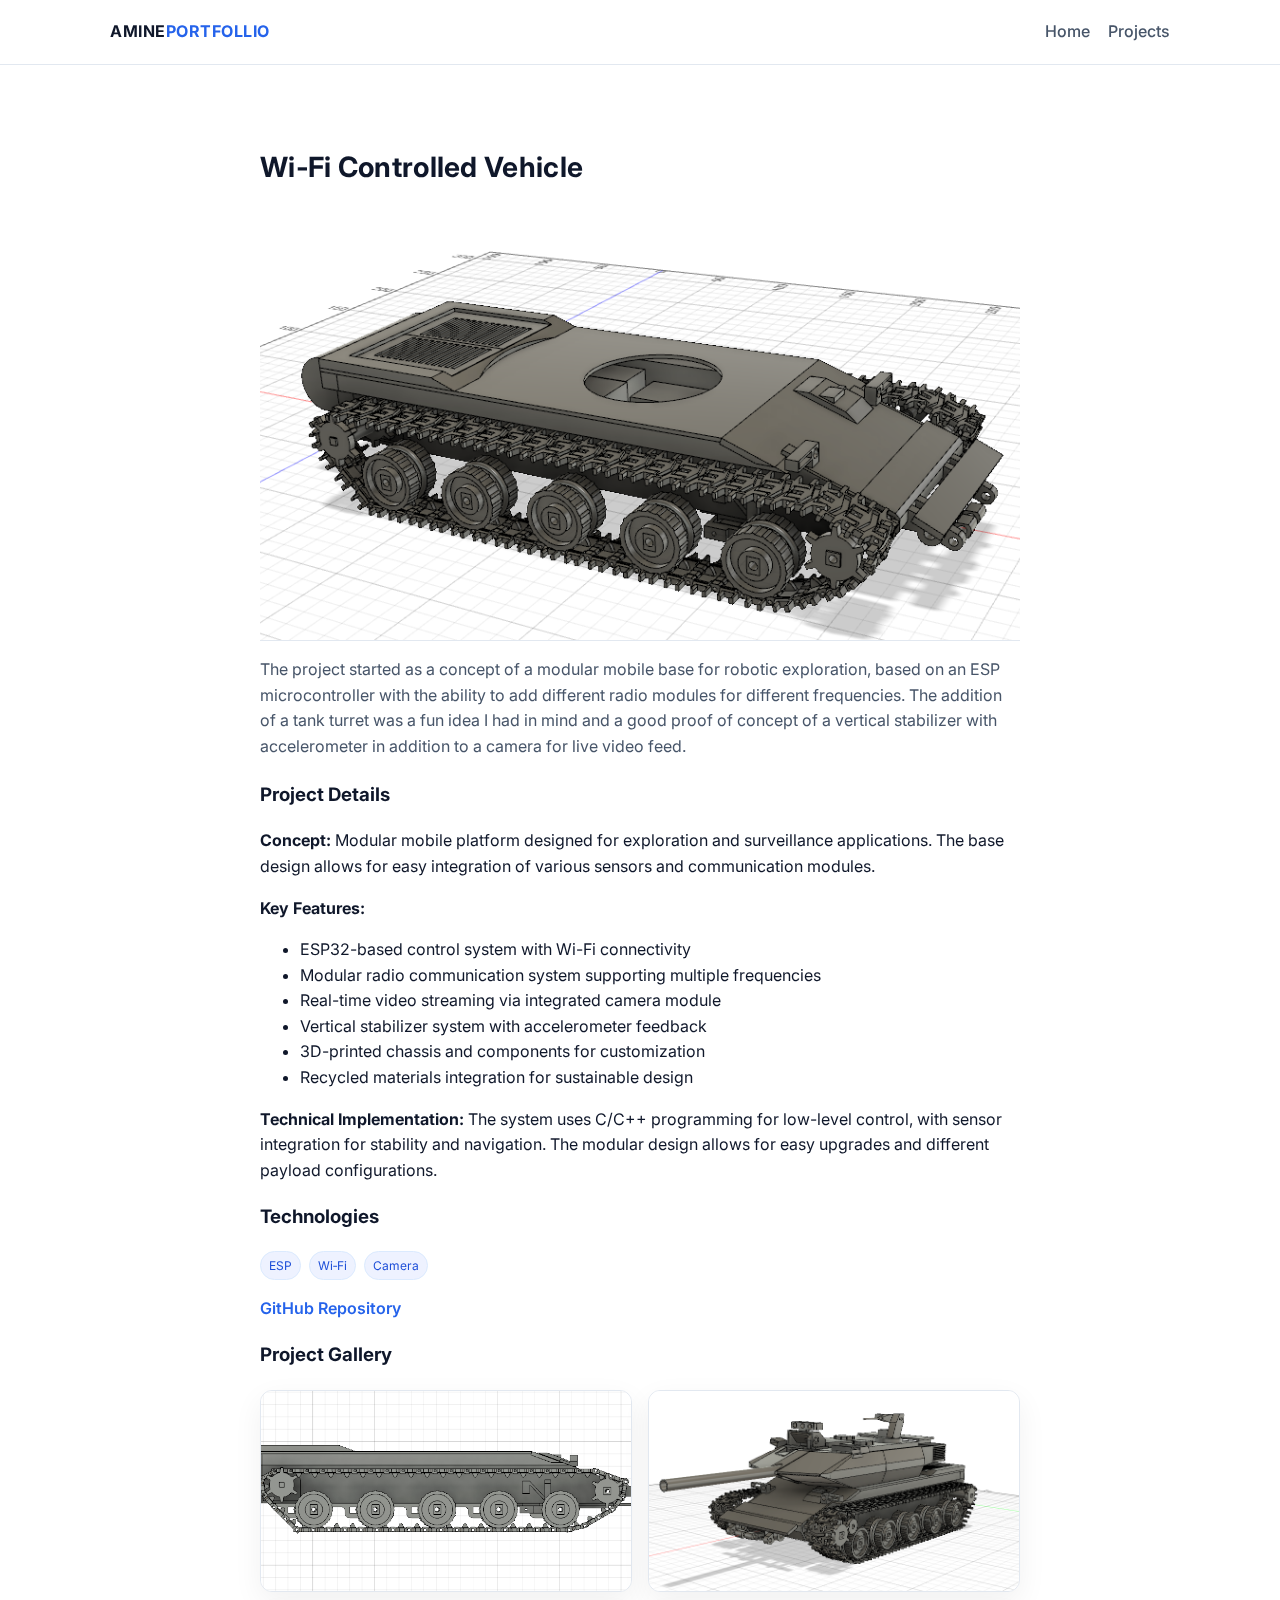
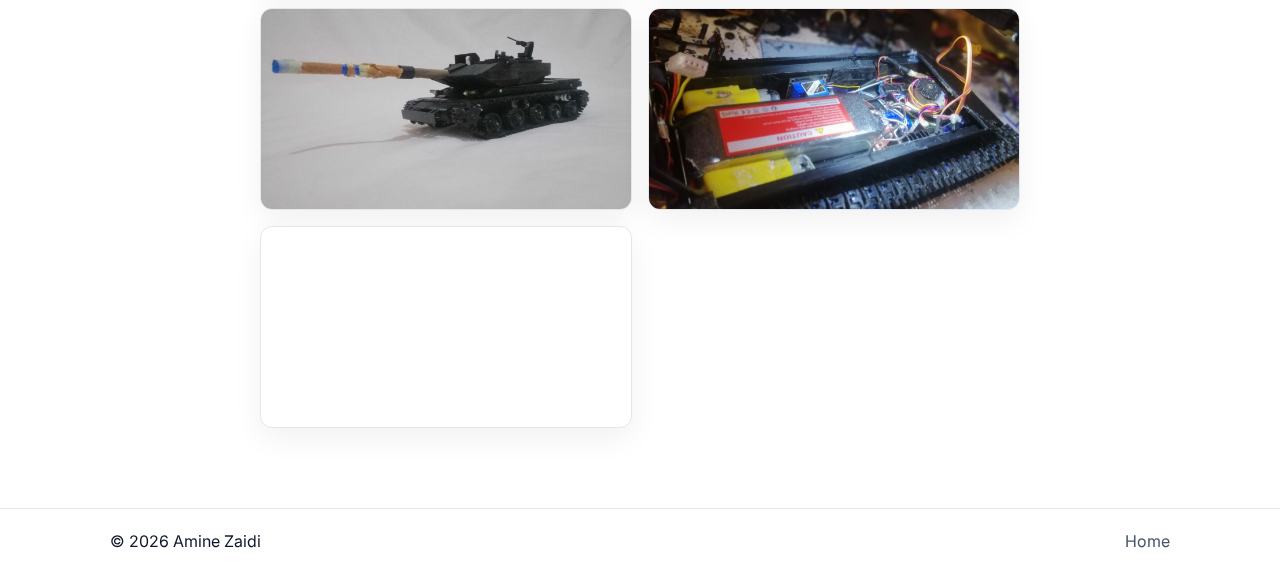
<file: project-wifi-car-en.html>
<!DOCTYPE html>
<html lang="en">
  <head>
    <meta charset="utf-8" />
    <meta name="viewport" content="width=device-width, initial-scale=1" />
    <title>Project: Wi‑Fi Controlled Vehicle (EN)</title>
    <link rel="preconnect" href="https://fonts.googleapis.com" />
    <link rel="preconnect" href="https://fonts.gstatic.com" crossorigin />
    <link href="https://fonts.googleapis.com/css2?family=Inter:wght@300;400;600;700&display=swap" rel="stylesheet" />
    <link rel="stylesheet" href="styles.css" />
  </head>
  <body>
    <header class="site-header">
      <div class="container nav-container">
        <a href="index.html#projects" class="logo">AMINE<span>PORTFOLLIO</span></a>
        <nav class="nav" id="nav">
          <a href="index.html">Home</a>
          <a href="index.html#projects">Projects</a>
        </nav>
        <button class="nav-toggle" id="navToggle" aria-label="Toggle navigation" aria-expanded="false">
          <span></span><span></span><span></span>
        </button>
      </div>
    </header>
    <main>
      <section class="section">
        <div class="container narrow">
          <h1 class="section-title">Wi‑Fi Controlled Vehicle</h1>
          <div class="card-media" style="margin-bottom:14px">
            <img src="assets/images/P tnk/1 main.png" alt="Wi‑Fi Controlled Vehicle" style="width:100%;height:100%;object-fit:cover" />
          </div>
          <p class="intro">The project started as a concept of a modular mobile base for robotic exploration, based on an ESP microcontroller with the ability to add different radio modules for different frequencies. The addition of a tank turret was a fun idea I had in mind and a good proof of concept of a vertical stabilizer with accelerometer in addition to a camera for live video feed.</p>
          
          <h3>Project Details</h3>
          <p><strong>Concept:</strong> Modular mobile platform designed for exploration and surveillance applications. The base design allows for easy integration of various sensors and communication modules.</p>
          
          <p><strong>Key Features:</strong></p>
          <ul>
            <li>ESP32-based control system with Wi-Fi connectivity</li>
            <li>Modular radio communication system supporting multiple frequencies</li>
            <li>Real-time video streaming via integrated camera module</li>
            <li>Vertical stabilizer system with accelerometer feedback</li>
            <li>3D-printed chassis and components for customization</li>
            <li>Recycled materials integration for sustainable design</li>
          </ul>
          
          <p><strong>Technical Implementation:</strong> The system uses C/C++ programming for low-level control, with sensor integration for stability and navigation. The modular design allows for easy upgrades and different payload configurations.</p>
          <h3>Technologies</h3>
          <div class="tags" style="margin-bottom:12px"><span>ESP</span><span>Wi‑Fi</span><span>Camera</span></div>
          <p><a class="link" href="https://github.com/" target="_blank" rel="noopener">GitHub Repository</a></p>
          
          <h3>Project Gallery</h3>
          <div class="project-gallery">
            <div class="gallery-item">
              <img src="assets/images/P tnk/1.png" alt="Vehicle design 1" />
            </div>
            <div class="gallery-item">
              <img src="assets/images/P tnk/2.png" alt="Vehicle design 2" />
            </div>
            <div class="gallery-item">
              <img src="assets/images/P tnk/3.jpg" alt="Vehicle build 1" />
            </div>
            <div class="gallery-item">
              <img src="assets/images/P tnk/4.jpg" alt="Vehicle build 2" />
            </div>
            <div class="gallery-item">
              <iframe
                width="100%" height="100%"
                src="https://www.youtube.com/embed/j33l8tvVZig"
                title="Project demo"
                frameborder="0"
                allow="accelerometer; autoplay; clipboard-write; encrypted-media; gyroscope; picture-in-picture"
                allowfullscreen>
              </iframe>
            </div>
          </div>
        </div>
      </section>
    </main>
    <footer class="footer">
      <div class="container footer-grid">
        <span>© <span id="year"></span> Amine Zaidi</span>
        <div class="footer-links">
          <a href="index.html">Home</a>
        </div>
      </div>
    </footer>
    <script src="script.js"></script>
  </body>
  </html>
</file>
<file: styles.css>
/* Design tokens */
:root {
  --bg: #ffffff;
  --bg-alt: #f6f8fb;
  --text: #0f172a;
  --muted: #475569;
  --border: #e2e8f0;
  --accent: #2563eb;
  --accent-600: #1d4ed8;
  --shadow: 0 10px 30px rgba(2, 6, 23, 0.06);
}

* { box-sizing: border-box; }
html { scroll-behavior: smooth; }
body {
  margin: 0;
  font-family: Inter, system-ui, -apple-system, Segoe UI, Roboto, Arial, "Noto Sans", "Apple Color Emoji", "Segoe UI Emoji";
  color: var(--text);
  background: var(--bg);
  line-height: 1.6;
}

img { max-width: 100%; display: block; }
a { color: var(--accent); text-decoration: none; }
a:hover { text-decoration: underline; }

.container {
  width: 100%;
  max-width: 1100px;
  margin: 0 auto;
  padding: 0 20px;
}
.narrow { max-width: 800px; }

/* Header */
.site-header {
  position: sticky;
  top: 0;
  z-index: 1000;
  background: rgba(255,255,255,0.8);
  backdrop-filter: saturate(180%) blur(8px);
  border-bottom: 1px solid var(--border);
}
.nav-container {
  display: flex;
  align-items: center;
  justify-content: space-between;
  height: 64px;
}
.logo { font-weight: 700; color: var(--text); letter-spacing: 0.5px; }
.logo span { color: var(--accent); }

.nav { display: flex; align-items: center; gap: 18px; }
.nav a { color: var(--muted); font-weight: 500; }
.nav a:hover { color: var(--text); }
.btn-small { padding: 8px 12px; border: 1px solid var(--border); border-radius: 10px; }

.nav-toggle { display: none; background: none; border: 0; cursor: pointer; }
.nav-toggle span { display: block; width: 22px; height: 2px; background: var(--text); margin: 5px 0; transition: 0.3s; }

/* Sections */
.section { padding: 80px 0; }
.section.alt { background: var(--bg-alt); }
.section-title { font-size: 28px; margin: 0 0 24px; letter-spacing: 0.3px; }

/* Hero */
.hero { padding-top: 96px; }
.hero-grid {
  display: grid;
  grid-template-columns: 1.2fr 1fr;
  gap: 40px;
  align-items: center;
}
.headline { font-size: 42px; line-height: 1.2; margin: 0 0 10px; }
.accent { color: var(--accent); }
.tagline { color: var(--muted); font-weight: 600; margin: 0 0 12px; }
.intro { color: var(--muted); margin-bottom: 20px; }
.hero-actions { display: flex; gap: 12px; flex-wrap: wrap; }
.avatar { width: 280px; height: 280px; margin: 0 auto; filter: drop-shadow(var(--shadow)); object-fit: cover; object-position: center; border-radius: 50%; }

/* Buttons */
.btn {
  display: inline-flex;
  align-items: center;
  justify-content: center;
  padding: 12px 18px;
  background: var(--accent);
  color: #fff;
  border-radius: 12px;
  border: 1px solid transparent;
  transition: transform 0.15s ease, background 0.2s ease, box-shadow 0.2s;
  box-shadow: 0 6px 20px rgba(37, 99, 235, 0.25);
}
.btn:hover { background: var(--accent-600); transform: translateY(-1px); text-decoration: none; }
.btn:active { transform: translateY(0); }
.btn-ghost { background: #fff; color: var(--text); border-color: var(--border); box-shadow: none; }
.btn-ghost:hover { background: var(--bg-alt); }

/* Skills */
.skills-grid {
  display: grid;
  grid-template-columns: repeat(2, 1fr);
  gap: 16px 24px;
}
.skill { background: #fff; padding: 16px; border: 1px solid var(--border); border-radius: 12px; box-shadow: var(--shadow); }
.skill-head { display: flex; align-items: center; justify-content: space-between; margin-bottom: 10px; font-weight: 600; }
.skill-val { color: var(--muted); font-weight: 600; }
.bar { height: 8px; background: #eef2ff; border-radius: 999px; overflow: hidden; }
.bar span { display: block; height: 100%; width: 0; background: linear-gradient(90deg, var(--accent), #60a5fa); border-radius: 999px; transition: width 1s ease; }

/* Projects */
.projects-grid {
  display: grid;
  grid-template-columns: repeat(3, 1fr);
  gap: 20px;
}
.card { background: #fff; border: 1px solid var(--border); border-radius: 14px; overflow: hidden; box-shadow: var(--shadow); display: flex; flex-direction: column; cursor: pointer; }
.card-media { aspect-ratio: 16/9; background: #eef2ff; display: flex; align-items: center; justify-content: center; border-bottom: 1px solid var(--border); }
.card-media img { width: 100%; height: 100%; object-fit: cover; }
.card-body { padding: 18px; }
.card h3 { margin: 0 0 8px; font-size: 20px; }
.card p { margin: 0 0 12px; color: var(--muted); }
.tags { display: flex; gap: 8px; flex-wrap: wrap; }
.tags span { font-size: 12px; padding: 4px 8px; background: #eef2ff; color: var(--accent-600); border-radius: 999px; border: 1px solid #dbeafe; }
.card-footer { padding: 12px 18px; border-top: 1px solid var(--border); display: flex; gap: 12px; }
.link { font-weight: 600; }
.link.disabled { color: #94a3b8; pointer-events: none; }

/* Tabs for Experience / Education */
.tabs { display: flex; gap: 8px; margin-bottom: 14px; }
.tab-btn { padding: 8px 12px; border: 1px solid var(--border); border-radius: 999px; background: #fff; color: var(--muted); font-weight: 600; cursor: pointer; }
.tab-btn[aria-pressed="true"] { background: var(--accent); border-color: var(--accent); color: #fff; }
.tab-panel { display: none; }
.tab-panel.active { display: block; }

/* Timeline */
.timeline { position: relative; margin-left: 10px; }
.timeline::before { content: ""; position: absolute; top: 0; left: 10px; bottom: 0; width: 2px; background: #dbeafe; }
.t-item { position: relative; padding-left: 36px; margin: 18px 0; }
.t-marker { position: absolute; left: 2px; top: 10px; width: 16px; height: 16px; background: #fff; border: 3px solid var(--accent); border-radius: 50%; box-shadow: 0 2px 8px rgba(2,6,23,0.1); }
.t-card { background: #fff; border: 1px solid var(--border); border-radius: 12px; padding: 14px; box-shadow: var(--shadow); }
.t-header { display: flex; align-items: baseline; justify-content: space-between; gap: 12px; margin-bottom: 6px; }
.t-meta { color: var(--muted); font-weight: 600; white-space: nowrap; }

/* Contact */
.contact-form { background: #fff; padding: 18px; border-radius: 12px; border: 1px solid var(--border); box-shadow: var(--shadow); }
.form-row { display: grid; grid-template-columns: 1fr 1fr; gap: 12px; }
.form-field { display: flex; flex-direction: column; gap: 8px; margin-bottom: 12px; }
label { font-weight: 600; color: var(--muted); }
input, textarea { font: inherit; padding: 12px 12px; border: 1px solid var(--border); border-radius: 10px; outline: none; }
input:focus, textarea:focus { border-color: #bfd2fe; box-shadow: 0 0 0 4px #e0e7ff; }
.form-status { margin-top: 8px; color: var(--muted); }
.socials { display: flex; gap: 16px; margin-top: 18px; flex-wrap: wrap; }
.social { font-weight: 600; }

/* Footer */
.footer { border-top: 1px solid var(--border); padding: 20px 0; background: #fff; }
.footer-grid { display: flex; align-items: center; justify-content: space-between; gap: 12px; }
.footer a { color: var(--muted); }
.footer a:hover { color: var(--text); }

/* Project Gallery */
.project-gallery {
  display: grid;
  grid-template-columns: repeat(auto-fit, minmax(280px, 1fr));
  gap: 16px;
  margin-top: 20px;
}
.gallery-item {
  border: 1px solid var(--border);
  border-radius: 12px;
  overflow: hidden;
  background: #fff;
  box-shadow: var(--shadow);
}
.gallery-item img,
.gallery-item iframe {
  width: 100%;
  height: 200px;
  object-fit: cover;
  display: block;
}

/* Expandable Skills */
.skills-more {
  margin-top: 20px;
  text-align: center;
}
.skills-toggle {
  background: none;
  border: 1px solid var(--accent);
  color: var(--accent);
  padding: 8px 16px;
  border-radius: 8px;
  cursor: pointer;
  font-weight: 600;
  transition: all 0.2s ease;
}
.skills-toggle:hover {
  background: var(--accent);
  color: #fff;
}
.skills-extra {
  display: none;
  margin-top: 16px;
  padding-top: 16px;
  border-top: 1px solid var(--border);
}
.skills-extra.show {
  display: grid;
  grid-template-columns: repeat(auto-fit, minmax(250px, 1fr));
  gap: 12px;
}
.skills-extra .skill {
  background: #f8fafc;
  border: 1px solid #e2e8f0;
}

/* Reveal animations */
.reveal { opacity: 0; transform: translateY(14px); transition: opacity 600ms ease, transform 600ms ease; }
.reveal.in-view { opacity: 1; transform: translateY(0); }

/* Responsive */
@media (max-width: 980px) {
  .projects-grid { grid-template-columns: repeat(2, 1fr); }
  .hero-grid { grid-template-columns: 1fr; }
  .avatar { width: 220px; height: 220px; }
}
@media (max-width: 720px) {
  .nav { position: fixed; inset: 64px 0 auto 0; background: rgba(255,255,255,0.98); backdrop-filter: blur(8px); border-bottom: 1px solid var(--border); padding: 16px 20px; transform: translateY(-120%); transition: transform 0.25s ease; flex-direction: column; gap: 12px; }
  .nav.open { transform: translateY(0); }
  .nav-toggle { display: inline-block; }
  .section { padding: 64px 0; }
  .skills-grid { grid-template-columns: 1fr; }
  .projects-grid { grid-template-columns: 1fr; }
  .form-row { grid-template-columns: 1fr; }
}
</file>
